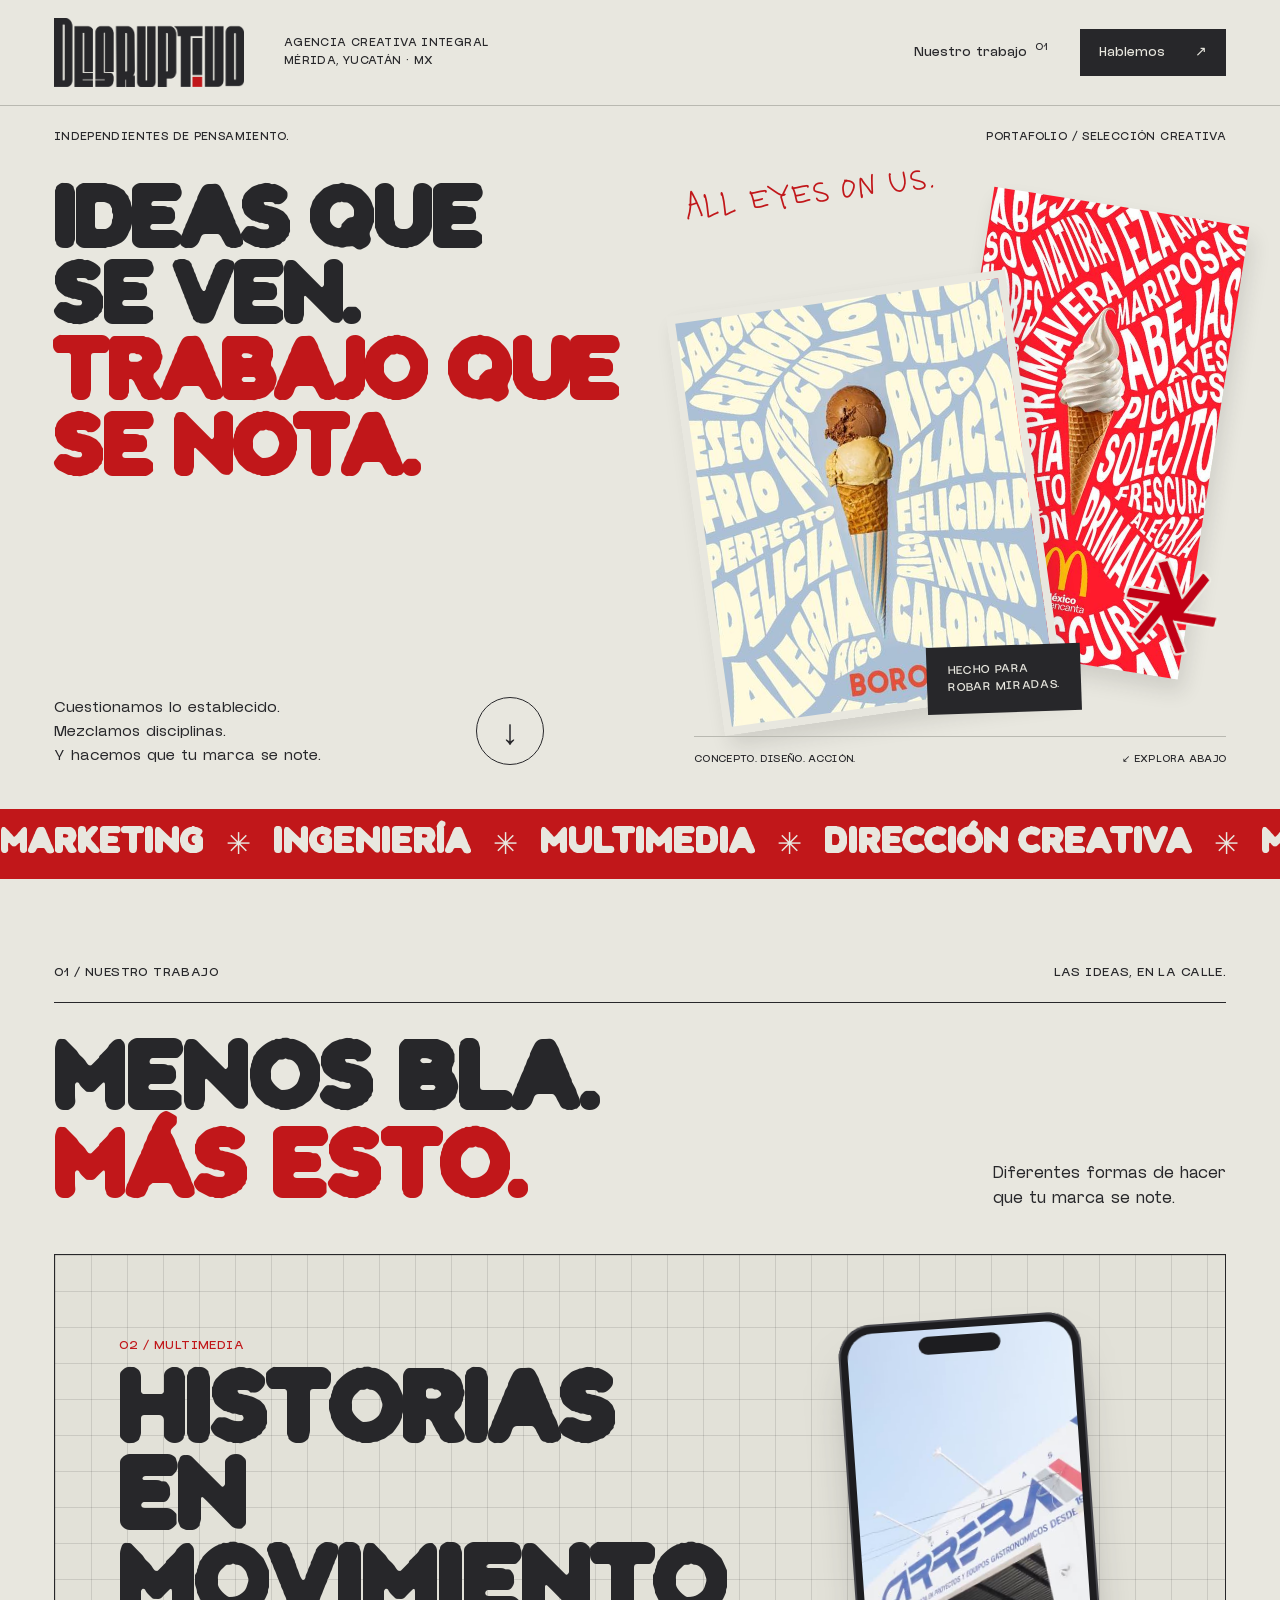
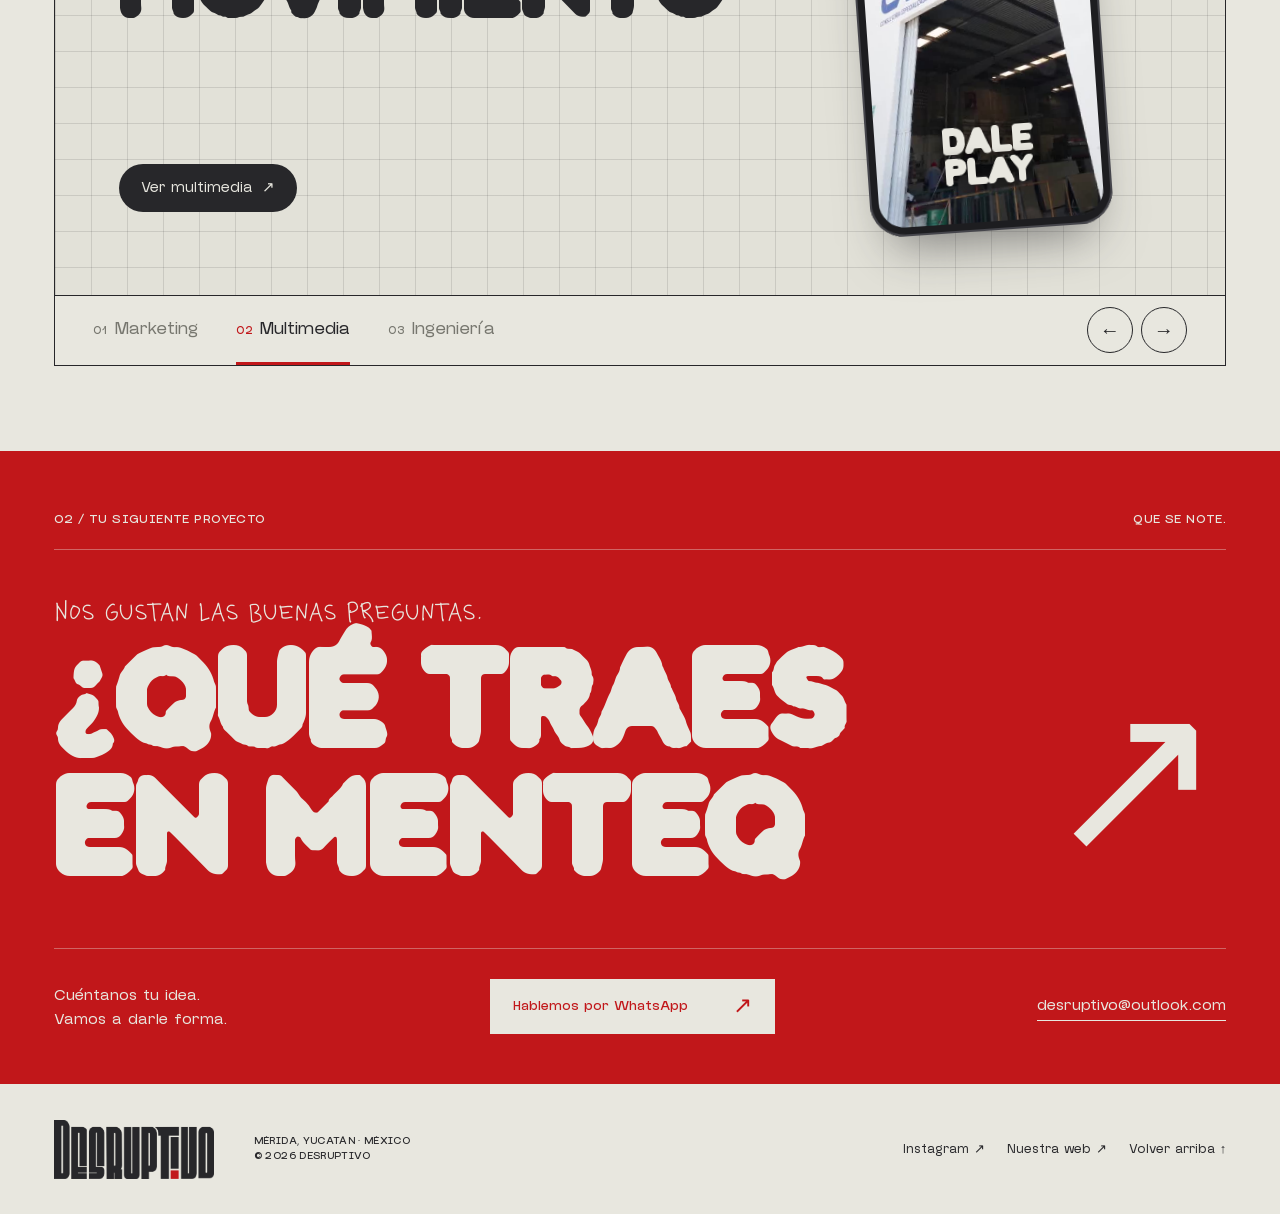
<file: index.html>
<!doctype html>
<html lang="es-MX">
<head>
  <meta charset="utf-8">
  <meta name="viewport" content="width=device-width, initial-scale=1">
  <meta name="theme-color" content="#c1171a">
  <title>Desruptivo — Ideas que se ven. Trabajo que se nota.</title>
  <meta name="description" content="El portafolio de Desruptivo. Diseño, contenido y producción audiovisual con una misma dirección creativa. Desde Mérida, Yucatán.">
  <link rel="icon" href="favicon.ico" sizes="any">
  <link rel="icon" href="assets/img/favicon-32.png" type="image/png">
  <link rel="apple-touch-icon" href="assets/img/favicon-180.png">
  <link rel="canonical" href="https://desruptivomx-sketch.github.io/desruptivo-portafolio/">
  <meta property="og:type" content="website">
  <meta property="og:locale" content="es_MX">
  <meta property="og:site_name" content="Desruptivo">
  <meta property="og:title" content="Desruptivo — Ideas que se ven. Trabajo que se nota.">
  <meta property="og:description" content="Una selección de nuestro trabajo en diseño y producción audiovisual. All Eyes On Us.">
  <meta property="og:url" content="https://desruptivomx-sketch.github.io/desruptivo-portafolio/">
  <meta property="og:image" content="https://desruptivomx-sketch.github.io/desruptivo-portafolio/assets/img/og-desruptivo.jpg">
  <meta property="og:image:alt" content="Desruptivo, agencia creativa integral">
  <meta name="twitter:card" content="summary_large_image">
  <link rel="preload" href="assets/fonts/SquidBoy-Bold.woff2" as="font" type="font/woff2" crossorigin>
  <link rel="preload" href="assets/fonts/NewBlack-Regular.woff2" as="font" type="font/woff2" crossorigin>
  <link rel="stylesheet" href="styles.css?v=202609300100">
  <script src="app.js?v=202609300100" defer></script>
</head>
<body>
  <a class="skip-link" href="#proyectos">Saltar al portafolio</a>
  <header class="site-header">
    <a class="brand" href="#inicio" aria-label="Desruptivo — inicio"><img src="assets/img/logo-desruptivo.png" width="3591" height="1316" alt="Desruptivo"></a>
    <span class="header-note">AGENCIA CREATIVA INTEGRAL<br>MÉRIDA, YUCATÁN · MX</span>
    <button class="menu-toggle" aria-expanded="false" aria-controls="main-nav">Menú <span aria-hidden="true">+</span></button>
    <nav id="main-nav" aria-label="Navegación principal">
      <a href="#proyectos">Nuestro trabajo <span class="nav-number">01</span></a>
      <a class="nav-contact" href="#contacto">Hablemos <span aria-hidden="true">↗</span></a>
    </nav>
  </header>

  <main>
    <section class="hero page-pad" id="inicio" aria-labelledby="hero-title">
      <div class="hero-topline mono"><span>INDEPENDIENTES DE PENSAMIENTO.</span><span>PORTAFOLIO / SELECCIÓN CREATIVA</span></div>
      <div class="hero-layout">
        <div class="hero-copy">
          <h1 id="hero-title" class="scramble">IDEAS QUE<br>SE VEN.<br><span>TRABAJO QUE<br>SE NOTA.</span></h1>
          <div class="hero-bottom"><p>Cuestionamos lo establecido.<br>Mezclamos disciplinas.<br>Y hacemos que tu marca se note.</p><a class="round-link" href="#proyectos" aria-label="Explorar nuestro trabajo"><span aria-hidden="true">↓</span></a></div>
        </div>
        <div class="hero-art">
          <div class="hero-annotation">All eyes on us.</div>
          <div class="hero-project hero-project-back"><img src="assets/projects/mcdonalds-primavera-story.jpg" srcset="assets/projects/480/mcdonalds-primavera-story.jpg 480w, assets/projects/mcdonalds-primavera-story.jpg 900w" sizes="(max-width:760px) 45vw, 22vw" width="900" height="1600" alt="Pieza de primavera para McDonald's México, con tipografía blanca sobre rojo" fetchpriority="high"></div>
          <div class="hero-project hero-project-front"><img src="assets/projects/boro-tipografia.jpg" srcset="assets/projects/480/boro-tipografia.jpg 480w, assets/projects/boro-tipografia.jpg 900w" sizes="(max-width:760px) 55vw, 26vw" width="900" height="1125" alt="Cartel Boro: un cono de helado rodeado de tipografía" fetchpriority="high"><span class="project-sticker mono">HECHO PARA<br>ROBAR MIRADAS.</span></div>
          <img class="hero-star" src="assets/img/hero-estrella-deco.png" width="256" height="260" alt="">
          <div class="hero-art-caption mono"><span>CONCEPTO. DISEÑO. ACCIÓN.</span><span>↙ EXPLORA ABAJO</span></div>
        </div>
      </div>
    </section>

    <div class="brand-strip" aria-label="Marketing, ingeniería, multimedia y dirección creativa"><div class="brand-strip-track"><span>MARKETING</span><span aria-hidden="true">✳</span><span>INGENIERÍA</span><span aria-hidden="true">✳</span><span>MULTIMEDIA</span><span aria-hidden="true">✳</span><span>DIRECCIÓN CREATIVA</span><span aria-hidden="true">✳</span><span aria-hidden="true">MARKETING</span><span aria-hidden="true">✳</span><span aria-hidden="true">INGENIERÍA</span><span aria-hidden="true">✳</span><span aria-hidden="true">MULTIMEDIA</span><span aria-hidden="true">✳</span><span aria-hidden="true">DIRECCIÓN CREATIVA</span><span aria-hidden="true">✳</span></div></div>

    <section id="proyectos" class="work-section page-pad" aria-labelledby="work-title">
      <div class="section-top mono reveal"><span>01 / NUESTRO TRABAJO</span><span>LAS IDEAS, EN LA CALLE.</span></div>
      <div class="work-heading reveal"><h2 id="work-title" class="scramble">MENOS BLA.<br><span>MÁS ESTO.</span></h2><p>Diferentes formas de hacer<br class="desktop-break"> que tu marca se note.</p></div>
      <div class="dc" id="disciplinas" aria-roledescription="carrusel" aria-label="Disciplinas de Desruptivo">
        <div class="dc-stage" aria-live="off">
          <article class="dc-slide dc-marketing" id="dc-slide-0" role="group" aria-roledescription="diapositiva" aria-label="1 de 3: Marketing">
            <div class="dc-copy"><p class="dc-kicker mono">01 / MARKETING</p><h3 class="dc-title">Marketing<br>que se comparte</h3><p class="dc-sub">Contenido para redes, producto y campañas que ponen a tu marca en conversación.</p><a class="dc-cta" href="marketing.html">Ver marketing <span aria-hidden="true">↗</span></a></div>
            <a class="dc-phone" href="marketing.html" tabindex="-1" aria-hidden="true"><span class="dc-notch"></span><span class="dc-screen"><span class="dc-screen-title">Hecho para<br>robar miradas</span><span class="dc-collage"><img src="assets/projects/480/mcdonalds-semaforo.jpg" alt="" loading="lazy" decoding="async"><img src="assets/projects/480/boro-tipografia.jpg" alt="" loading="lazy" decoding="async"><img src="assets/projects/480/cosmicos-goat-milk.jpg" alt="" loading="lazy" decoding="async"><img src="assets/projects/480/bajel-chef-story.jpg" alt="" loading="lazy" decoding="async"></span></span></a>
          </article>
          <article class="dc-slide dc-multimedia" id="dc-slide-1" role="group" aria-roledescription="diapositiva" aria-label="2 de 3: Multimedia">
            <div class="dc-copy"><p class="dc-kicker mono">02 / MULTIMEDIA</p><h3 class="dc-title">Historias<br>en movimiento</h3><p class="dc-sub">Video, fotografía, motion graphics, diseño gráfico, branding y naming para que nadie deslice de largo.</p><a class="dc-cta" href="multimedia.html">Ver multimedia <span aria-hidden="true">↗</span></a></div>
            <a class="dc-phone" href="multimedia.html" tabindex="-1" aria-hidden="true"><span class="dc-notch"></span><span class="dc-screen"><video class="dc-video" muted loop playsinline preload="none" poster="assets/videos/mitica-promocional-poster.jpg" data-src="assets/videos/mitica-promocional-preview.mp4"></video><span class="dc-screen-title">Dale<br>play</span></span></a>
          </article>
          <article class="dc-slide dc-ingenieria" id="dc-slide-2" role="group" aria-roledescription="diapositiva" aria-label="3 de 3: Ingeniería">
            <div class="dc-copy"><p class="dc-kicker mono">03 / INGENIERÍA</p><h3 class="dc-title">Ideas<br>que funcionan</h3><p class="dc-sub">Apps, diseño UX y UI, automatización, chatbots y CRM que llevan cada idea del papel al mundo real.</p><a class="dc-cta" href="ingenieria.html">Ver ingeniería <span aria-hidden="true">↗</span></a></div>
            <a class="dc-phone" href="ingenieria.html" tabindex="-1" aria-hidden="true"><span class="dc-notch"></span><span class="dc-screen"><svg class="dc-blueprint" viewBox="0 0 200 400" preserveAspectRatio="none"><path d="M20 60H180M20 120H180M20 180H180M20 240H180M20 300H180M50 30V370M100 30V370M150 30V370"/><path class="dc-bp-strong" d="M40 90H160V210H40Z M40 150H160 M100 90V210"/><circle class="dc-bp-strong" cx="100" cy="290" r="38"/></svg><img class="dc-mascot" src="assets/img/mascota-desruptivo-420.png" alt="" loading="lazy"><span class="dc-screen-title">Del plano<br>a la realidad</span></span></a>
          </article>
        </div>
        <div class="dc-controls">
          <div class="dc-tabs" role="tablist" aria-label="Elegir disciplina">
            <button class="dc-tab" role="tab" aria-controls="dc-slide-0" aria-selected="true"><span class="mono">01</span> Marketing<span class="dc-bar"><i></i></span></button>
            <button class="dc-tab" role="tab" aria-controls="dc-slide-1" aria-selected="false" tabindex="-1"><span class="mono">02</span> Multimedia<span class="dc-bar"><i></i></span></button>
            <button class="dc-tab" role="tab" aria-controls="dc-slide-2" aria-selected="false" tabindex="-1"><span class="mono">03</span> Ingeniería<span class="dc-bar"><i></i></span></button>
          </div>
          <div class="dc-arrows"><button class="dc-arrow" data-dir="-1" aria-label="Disciplina anterior">←</button><button class="dc-arrow" data-dir="1" aria-label="Disciplina siguiente">→</button></div>
        </div>
      </div>
    </section>

    <section class="contact-section page-pad" id="contacto" aria-labelledby="contact-title">
      <div class="section-top mono reveal"><span>02 / TU SIGUIENTE PROYECTO</span><span>QUE SE NOTE.</span></div>
      <p class="handwritten reveal">Nos gustan las buenas preguntas.</p>
      <a class="contact-title-link reveal" href="https://wa.me/529999064262?text=Hola%20Desruptivo%2C%20vi%20su%20portafolio%20y%20quiero%20platicar%20sobre%20un%20proyecto." target="_blank" rel="noopener noreferrer"><h2 id="contact-title" class="scramble">¿QUÉ TRAES<br>EN MENTE?</h2><span class="contact-arrow" aria-hidden="true">↗</span><span class="sr-only"> — Escríbenos por WhatsApp (abre otra pestaña)</span></a>
      <div class="contact-bottom reveal"><p>Cuéntanos tu idea.<br>Vamos a darle forma.</p><a class="button button-light" href="https://wa.me/529999064262?text=Hola%20Desruptivo%2C%20vi%20su%20portafolio%20y%20quiero%20platicar%20sobre%20un%20proyecto." target="_blank" rel="noopener noreferrer">Hablemos por WhatsApp <span aria-hidden="true">↗</span></a><a class="email-link" href="mailto:desruptivo@outlook.com?subject=Proyecto%20nuevo%20desde%20el%20portafolio">desruptivo@outlook.com</a></div>
    </section>
  </main>

  <footer class="page-pad"><a class="brand" href="#inicio" aria-label="Volver al inicio"><img src="assets/img/logo-desruptivo.png" width="3591" height="1316" alt="Desruptivo" loading="lazy"></a><span class="mono">MÉRIDA, YUCATÁN · MÉXICO<br>© <span id="year">2026</span> DESRUPTIVO</span><div class="footer-links"><a href="https://instagram.com/desruptivo_mx" target="_blank" rel="noopener noreferrer">Instagram ↗</a><a href="https://desruptivomx-sketch.github.io/desruptivo-web/" target="_blank" rel="noopener noreferrer">Nuestra web ↗</a><a href="#inicio">Volver arriba ↑</a></div></footer>

</body>
</html>
</file>
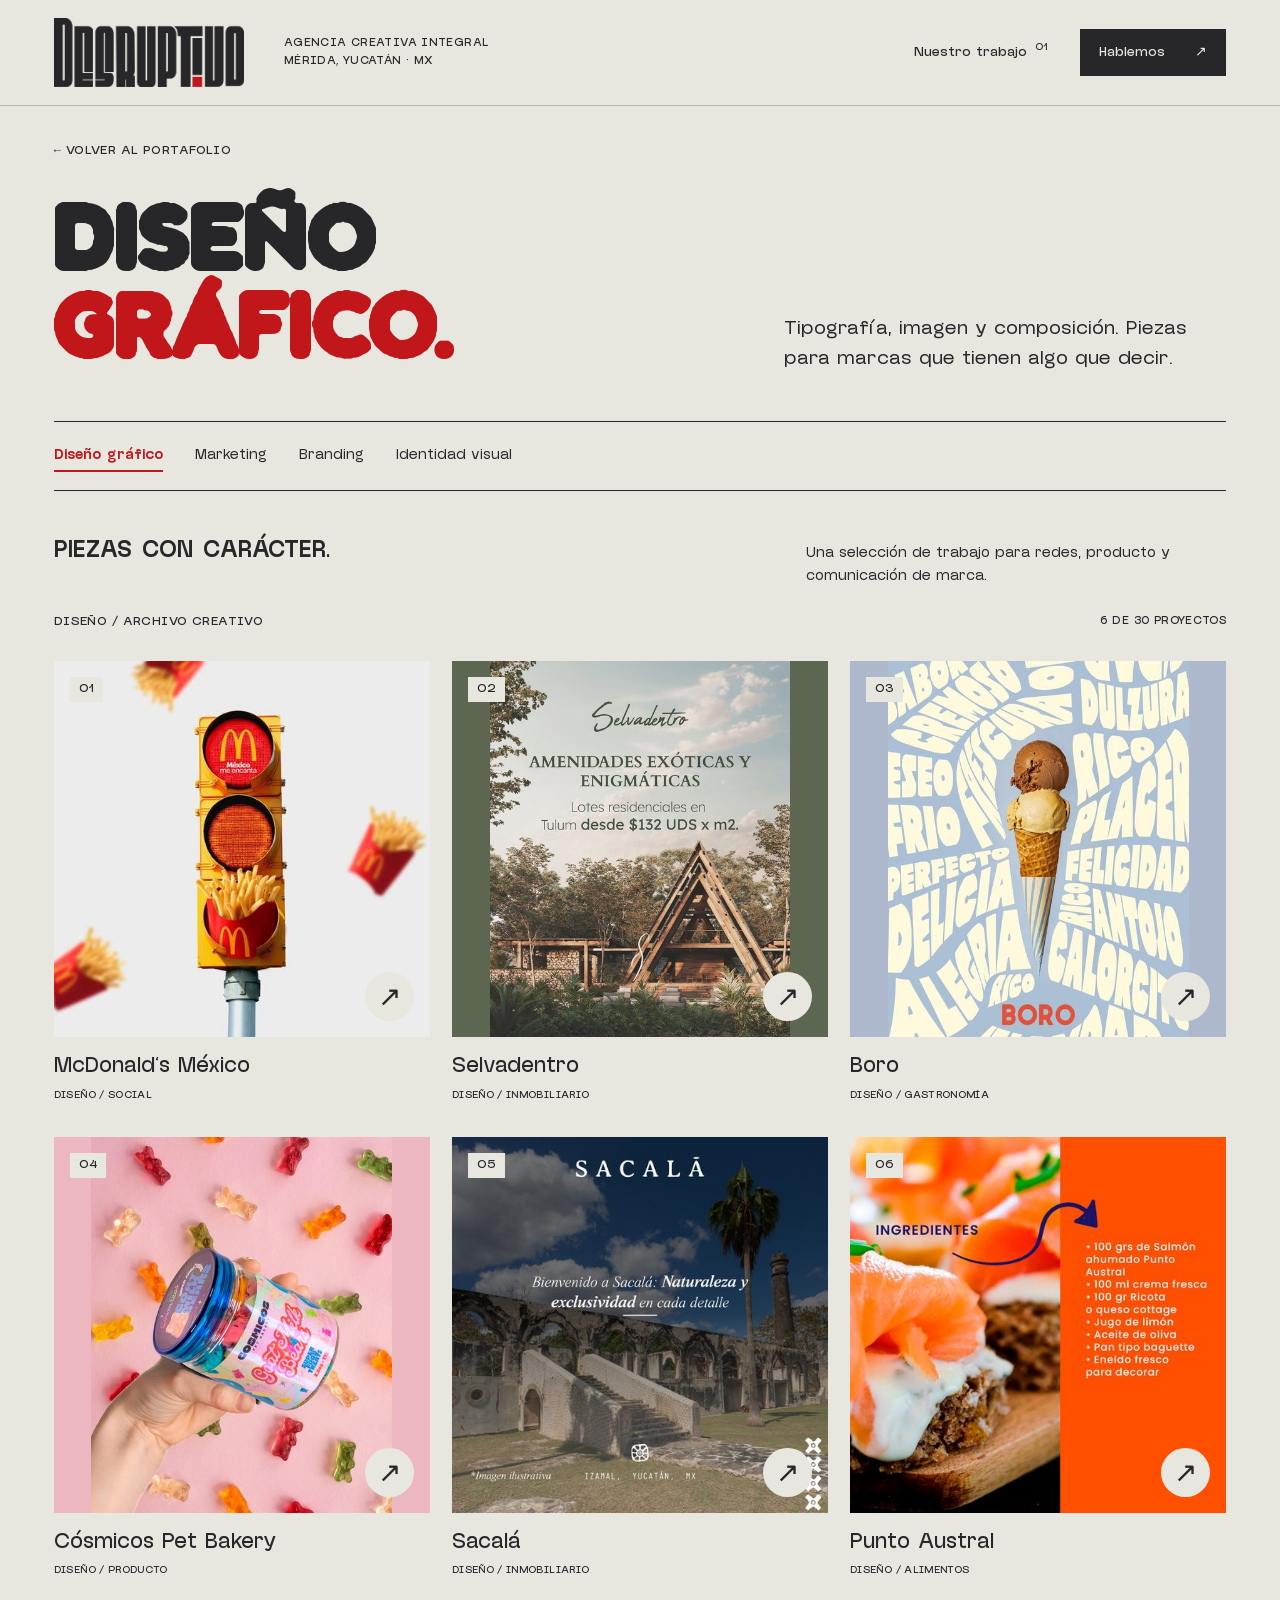
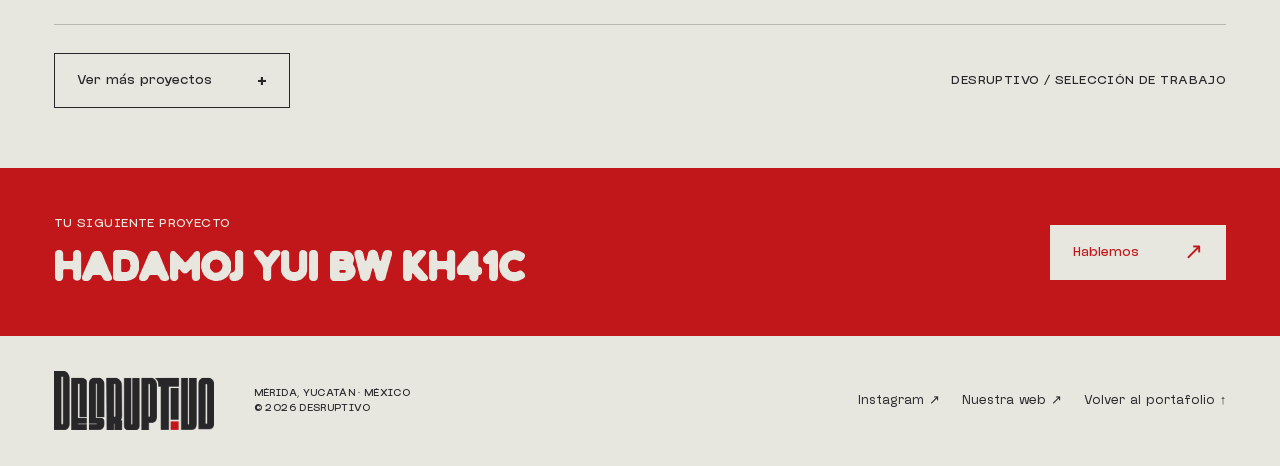
<file: diseno-grafico.html>
<!doctype html>
<html lang="es-MX">
<head>
  <meta charset="utf-8">
  <meta name="viewport" content="width=device-width, initial-scale=1">
  <meta name="theme-color" content="#c1171a">
  <title>Diseño gráfico — Portafolio Desruptivo</title>
  <meta name="description" content="Tipografía, imagen y composición. Piezas para marcas que tienen algo que decir.">
  <link rel="icon" href="favicon.ico" sizes="any">
  <link rel="icon" href="assets/img/favicon-32.png" type="image/png">
  <link rel="apple-touch-icon" href="assets/img/favicon-180.png">
  <link rel="canonical" href="https://desruptivomx-sketch.github.io/desruptivo-portafolio/diseno-grafico.html">
  <meta property="og:type" content="website">
  <meta property="og:locale" content="es_MX">
  <meta property="og:site_name" content="Desruptivo">
  <meta property="og:title" content="Diseño gráfico — Desruptivo">
  <meta property="og:description" content="Tipografía, imagen y composición. Piezas para marcas que tienen algo que decir.">
  <meta property="og:url" content="https://desruptivomx-sketch.github.io/desruptivo-portafolio/diseno-grafico.html">
  <meta property="og:image" content="https://desruptivomx-sketch.github.io/desruptivo-portafolio/assets/img/og-desruptivo.jpg">
  <meta property="og:image:alt" content="Desruptivo, agencia creativa integral">
  <meta name="twitter:card" content="summary_large_image">
  <link rel="preload" href="assets/fonts/SquidBoy-Bold.woff2" as="font" type="font/woff2" crossorigin>
  <link rel="preload" href="assets/fonts/NewBlack-Regular.woff2" as="font" type="font/woff2" crossorigin>
  <link rel="stylesheet" href="styles.css">
  <script src="projects.js" defer></script>
  <script src="app.js" defer></script>
</head>
<body class="category-page">
  <a class="skip-link" href="#contenido">Saltar al contenido</a>
  <header class="site-header">
    <a class="brand" href="index.html" aria-label="Desruptivo — inicio"><img src="assets/img/logo-desruptivo.png" width="3591" height="1316" alt="Desruptivo"></a>
    <span class="header-note">AGENCIA CREATIVA INTEGRAL<br>MÉRIDA, YUCATÁN · MX</span>
    <button class="menu-toggle" aria-expanded="false" aria-controls="main-nav">Menú <span aria-hidden="true">+</span></button>
    <nav id="main-nav" aria-label="Navegación principal">
      <a href="index.html#proyectos">Nuestro trabajo <span class="nav-number">01</span></a>
      <a class="nav-contact" href="index.html#contacto">Hablemos <span aria-hidden="true">↗</span></a>
    </nav>
  </header>
  <main id="contenido">
    <section class="category-hero page-pad" aria-labelledby="category-title">
      <a class="back-link mono" href="index.html#proyectos">← VOLVER AL PORTAFOLIO</a>
      <div class="category-intro"><h1 id="category-title" class="scramble">DISEÑO<br><span>GRÁFICO.</span></h1><p>Tipografía, imagen y composición. Piezas para marcas que tienen algo que decir.</p></div>
      <nav class="category-nav" aria-label="Disciplinas del portafolio"><a href="diseno-grafico.html" aria-current="page">Diseño gráfico</a><a href="marketing.html">Marketing</a><a href="branding.html">Branding</a><a href="identidad-visual.html">Identidad visual</a></nav>
    </section>
    <section class="category-gallery page-pad" aria-labelledby="selection-title"><div class="selection-intro reveal"><h2 id="selection-title" class="scramble">PIEZAS CON CARÁCTER.</h2><p>Una selección de trabajo para redes, producto y comunicación de marca.</p></div><div class="portfolio-tools"><span class="mono">DISEÑO / ARCHIVO CREATIVO</span><p class="portfolio-count mono" id="project-count" role="status" aria-live="polite"></p></div><div class="project-grid" id="project-grid" data-collection="design"></div><noscript><p>Consulta las piezas originales: <a href="assets/projects/boro-tipografia.jpg">Boro</a>, <a href="assets/projects/mcdonalds-semaforo.jpg">McDonald's México</a> y <a href="assets/videos/archipielago-indispensables.mp4">Archipiélago en video</a>.</p></noscript><div class="more-row"><button class="button button-outline" id="load-more" hidden>Ver más proyectos <span aria-hidden="true">+</span></button><span class="mono">DESRUPTIVO / SELECCIÓN DE TRABAJO</span></div></section>
    <section class="category-contact page-pad reveal" aria-labelledby="category-contact-title"><div><span class="mono">TU SIGUIENTE PROYECTO</span><h2 id="category-contact-title" class="scramble">HAGAMOS QUE SE NOTE.</h2></div><a class="button button-light" href="https://wa.me/529999064262?text=Hola%20Desruptivo%2C%20vi%20su%20portafolio%20de%20diseno-grafico%20y%20quiero%20platicar%20sobre%20un%20proyecto." target="_blank" rel="noopener noreferrer">Hablemos <span aria-hidden="true">↗</span></a></section>
  </main>
  <footer class="page-pad"><a class="brand" href="index.html" aria-label="Volver al inicio"><img src="assets/img/logo-desruptivo.png" width="3591" height="1316" alt="Desruptivo" loading="lazy"></a><span class="mono">MÉRIDA, YUCATÁN · MÉXICO<br>© <span id="year">2026</span> DESRUPTIVO</span><div class="footer-links"><a href="https://instagram.com/desruptivo_mx" target="_blank" rel="noopener noreferrer">Instagram ↗</a><a href="https://desruptivomx-sketch.github.io/desruptivo-web/" target="_blank" rel="noopener noreferrer">Nuestra web ↗</a><a href="index.html">Volver al portafolio ↑</a></div></footer>
  <dialog id="project-dialog" aria-labelledby="dialog-title" aria-describedby="dialog-description"><div class="dialog-shell"><div class="dialog-top"><span class="mono" id="dialog-category"></span><button class="dialog-close" aria-label="Cerrar proyecto">Cerrar <span aria-hidden="true">×</span></button></div><div class="dialog-content"><div class="dialog-media" id="dialog-media"></div><div class="dialog-info"><span class="mono">DESRUPTIVO / PORTAFOLIO</span><h2 id="dialog-title"></h2><p id="dialog-description"></p><div id="media-navigation" class="media-navigation"><button id="previous-media" aria-label="Ver pieza anterior">←</button><span id="media-counter" class="mono" aria-live="polite"></span><button id="next-media" aria-label="Ver pieza siguiente">→</button></div><a class="text-link" id="original-media" target="_blank" rel="noopener noreferrer">Abrir pieza original ↗</a></div></div></div></dialog>
</body>
</html>
</file>
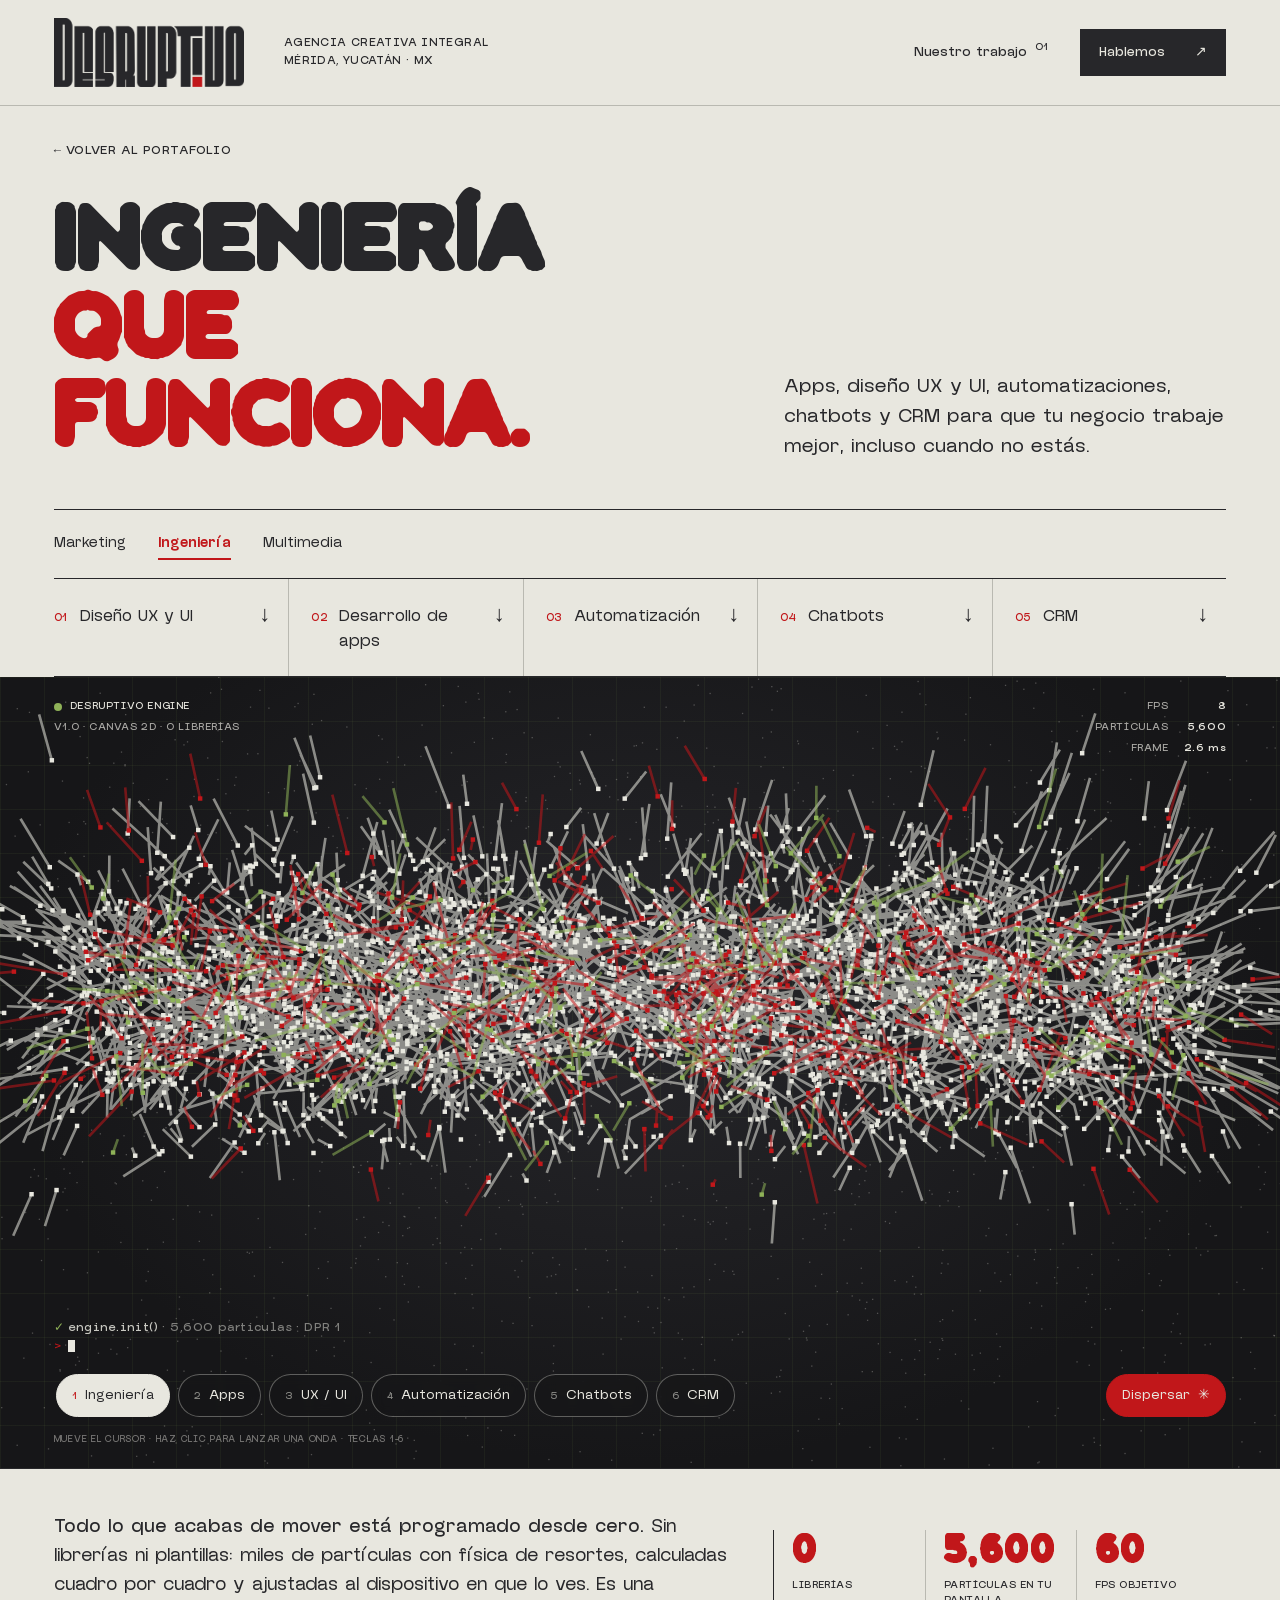
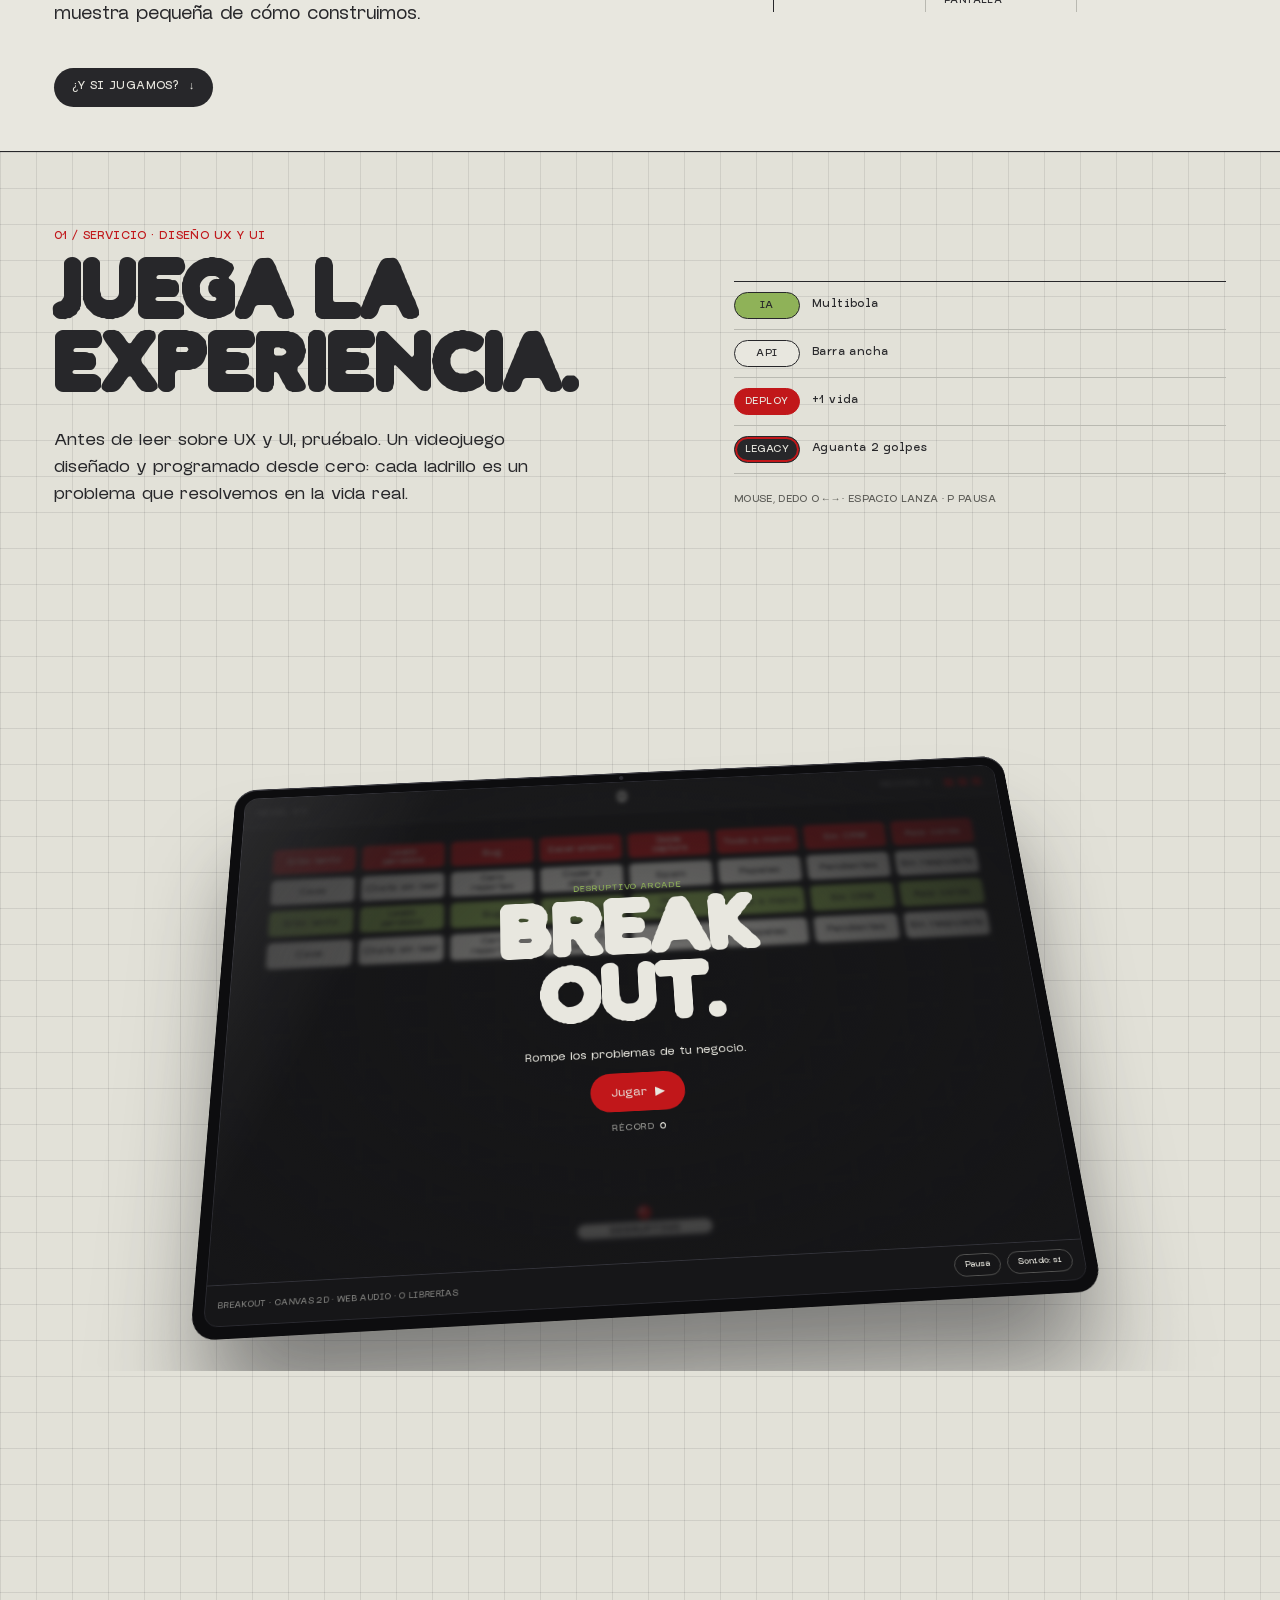
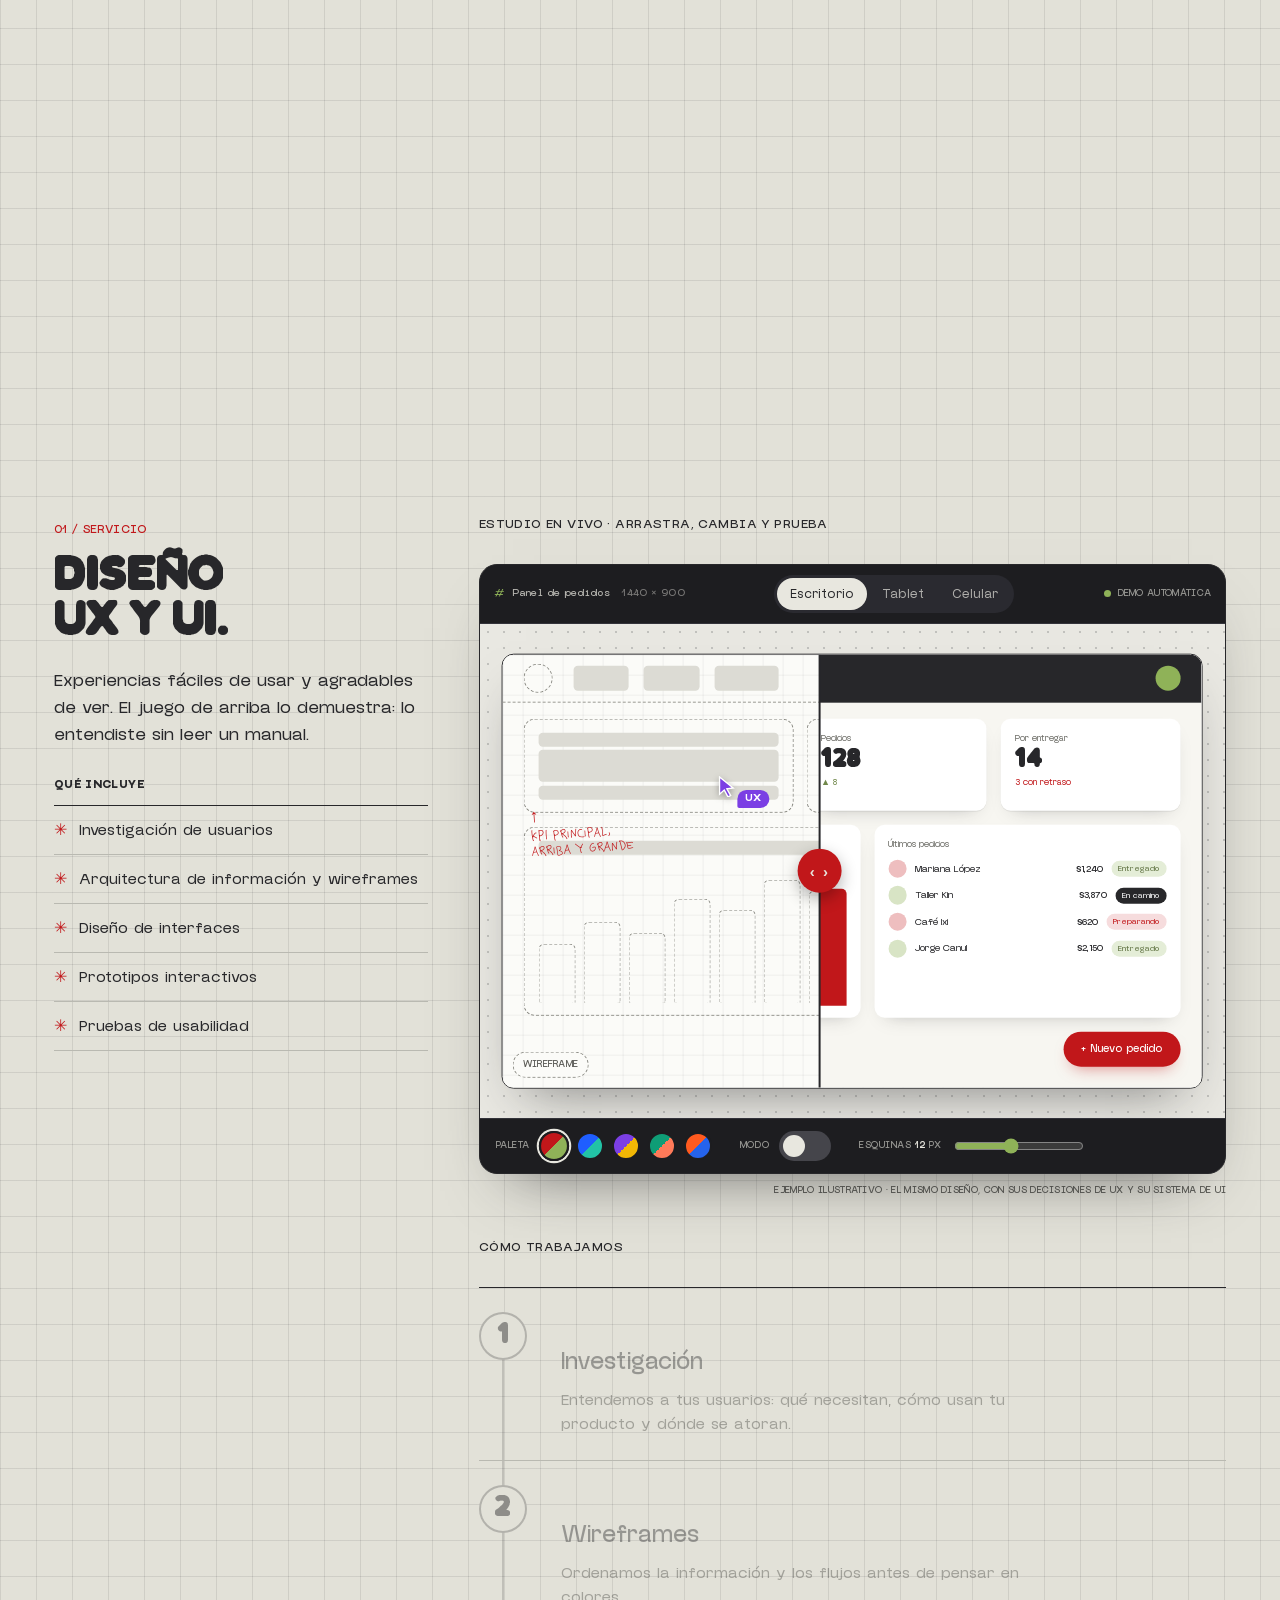
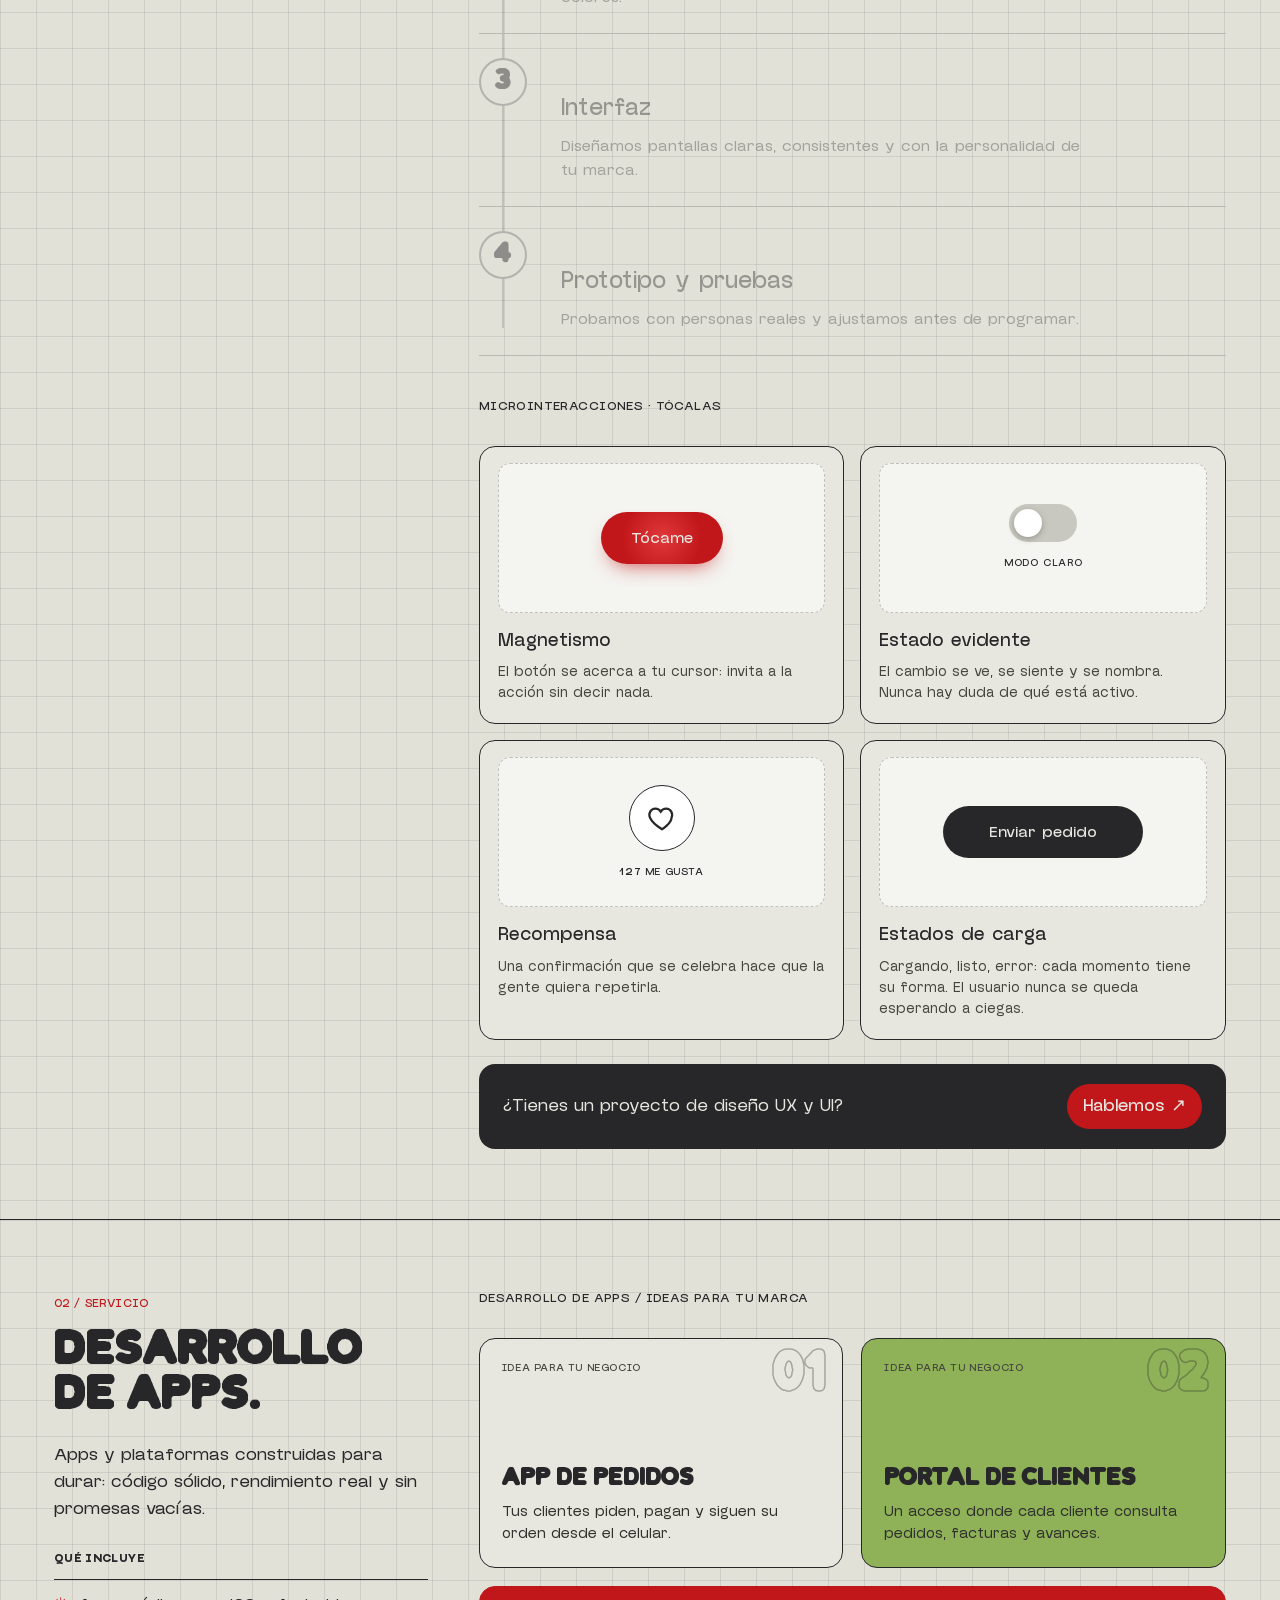
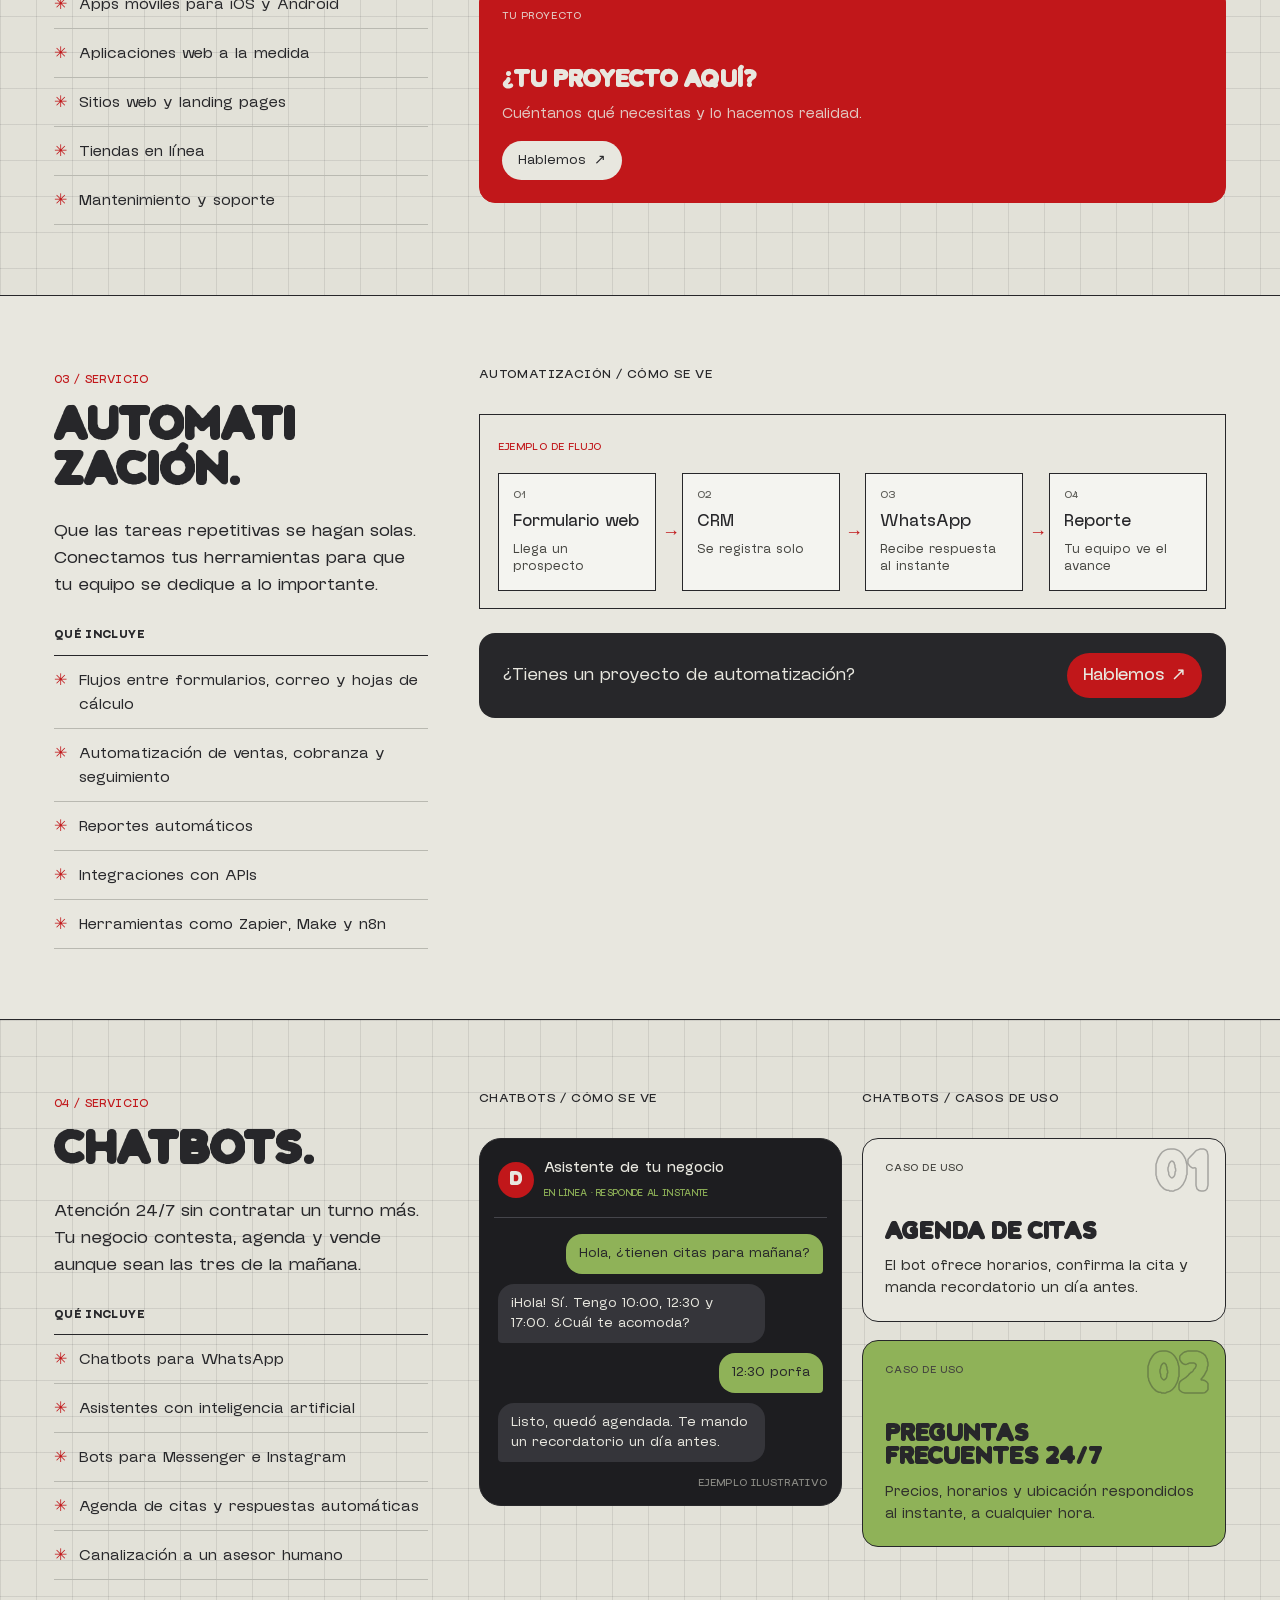
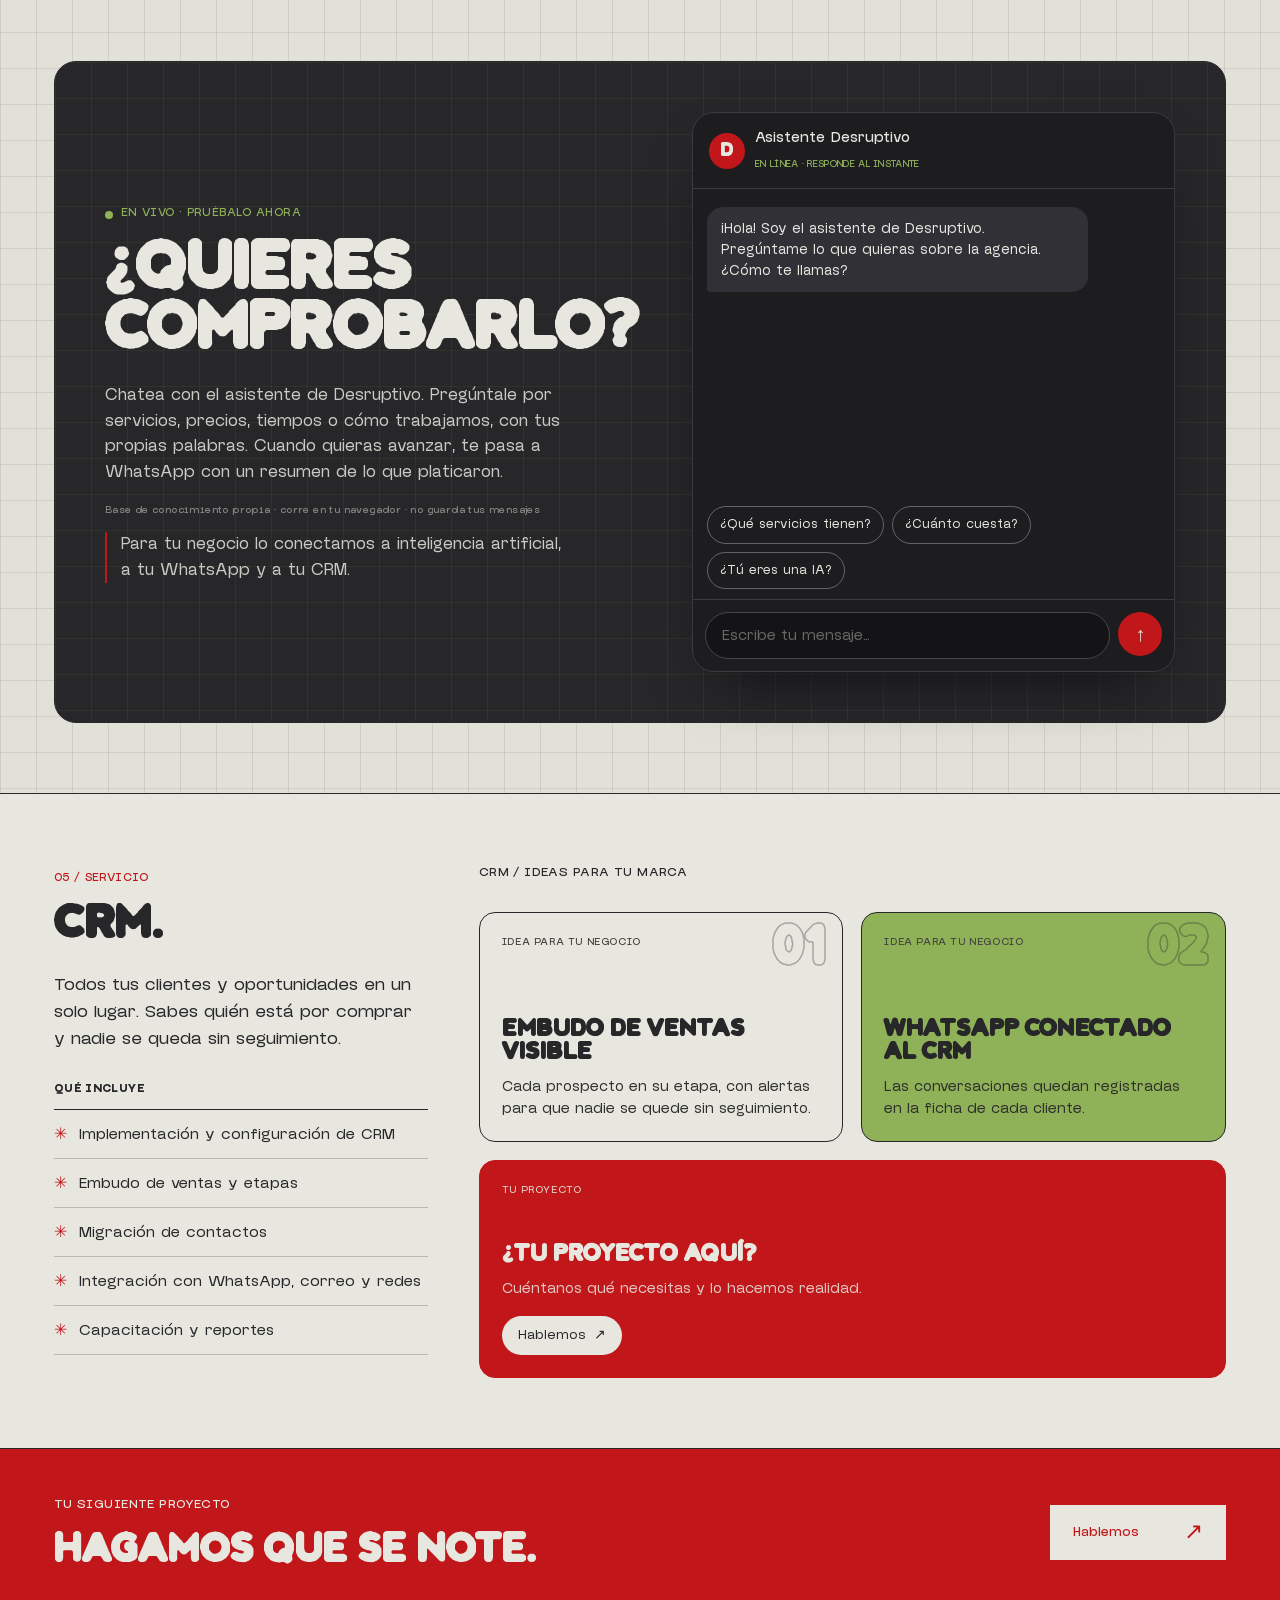
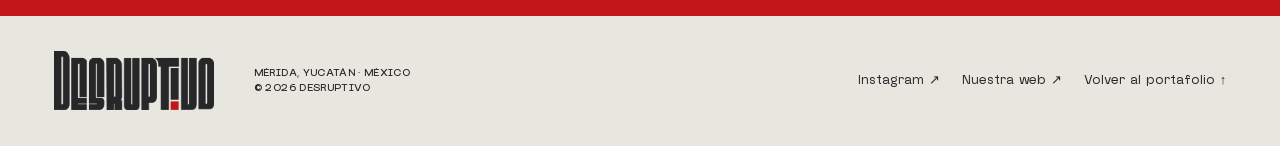
<file: ingenieria.html>
<!doctype html>
<html lang="es-MX">
<head>
  <meta charset="utf-8">
  <meta name="viewport" content="width=device-width, initial-scale=1">
  <meta name="theme-color" content="#c1171a">
  <title>Ingeniería — Portafolio Desruptivo</title>
  <meta name="description" content="Apps, diseño UX y UI, automatizaciones, chatbots y CRM para que tu negocio trabaje mejor, incluso cuando no estás.">
  <link rel="icon" href="favicon.ico" sizes="any">
  <link rel="icon" href="assets/img/favicon-32.png" type="image/png">
  <link rel="apple-touch-icon" href="assets/img/favicon-180.png">
  <link rel="canonical" href="https://desruptivomx-sketch.github.io/desruptivo-portafolio/ingenieria.html">
  <meta property="og:type" content="website">
  <meta property="og:locale" content="es_MX">
  <meta property="og:site_name" content="Desruptivo">
  <meta property="og:title" content="Ingeniería — Desruptivo">
  <meta property="og:description" content="Apps, diseño UX y UI, automatizaciones, chatbots y CRM para que tu negocio trabaje mejor, incluso cuando no estás.">
  <meta property="og:url" content="https://desruptivomx-sketch.github.io/desruptivo-portafolio/ingenieria.html">
  <meta property="og:image" content="https://desruptivomx-sketch.github.io/desruptivo-portafolio/assets/img/og-desruptivo.jpg">
  <meta property="og:image:alt" content="Desruptivo, agencia creativa integral">
  <meta name="twitter:card" content="summary_large_image">
  <link rel="preload" href="assets/fonts/SquidBoy-Bold.woff2" as="font" type="font/woff2" crossorigin>
  <link rel="preload" href="assets/fonts/NewBlack-Regular.woff2" as="font" type="font/woff2" crossorigin>
  <link rel="stylesheet" href="styles.css?v=202609300100">
  <script src="app.js?v=202609300100" defer></script>
  <script src="engine.js?v=202609300100" defer></script>
  <script src="game.js?v=202609300100" defer></script>
  <script src="chatbot.js?v=202609300100" defer></script>
  <script src="uxlab.js?v=202609300100" defer></script>
</head>
<body class="category-page">
  <a class="skip-link" href="#contenido">Saltar al contenido</a>
  <header class="site-header">
    <a class="brand" href="index.html" aria-label="Desruptivo — inicio"><img src="assets/img/logo-desruptivo.png" width="3591" height="1316" alt="Desruptivo"></a>
    <span class="header-note">AGENCIA CREATIVA INTEGRAL<br>MÉRIDA, YUCATÁN · MX</span>
    <button class="menu-toggle" aria-expanded="false" aria-controls="main-nav">Menú <span aria-hidden="true">+</span></button>
    <nav id="main-nav" aria-label="Navegación principal">
      <a href="index.html#proyectos">Nuestro trabajo <span class="nav-number">01</span></a>
      <a class="nav-contact" href="index.html#contacto">Hablemos <span aria-hidden="true">↗</span></a>
    </nav>
  </header>
  <main id="contenido">
    <section class="category-hero page-pad" aria-labelledby="category-title">
      <a class="back-link mono" href="index.html#proyectos">← VOLVER AL PORTAFOLIO</a>
      <div class="category-intro"><h1 id="category-title" class="scramble">INGENIERÍA<br><span>QUE FUNCIONA.</span></h1><p>Apps, diseño UX y UI, automatizaciones, chatbots y CRM para que tu negocio trabaje mejor, incluso cuando no estás.</p></div>
      <nav class="category-nav" aria-label="Disciplinas del portafolio"><a href="marketing.html">Marketing</a><a href="ingenieria.html" aria-current="page">Ingeniería</a><a href="multimedia.html">Multimedia</a></nav>
      <nav class="svc-index svc-index-5" aria-label="Servicios de ingeniería"><a href="#uxui"><span class="mono">01</span>Diseño UX y UI<span aria-hidden="true">↓</span></a><a href="#apps"><span class="mono">02</span>Desarrollo de apps<span aria-hidden="true">↓</span></a><a href="#automatizacion"><span class="mono">03</span>Automatización<span aria-hidden="true">↓</span></a><a href="#chatbots"><span class="mono">04</span>Chatbots<span aria-hidden="true">↓</span></a><a href="#crm"><span class="mono">05</span>CRM<span aria-hidden="true">↓</span></a></nav>
    </section>
    <section class="eng-lab" aria-labelledby="eng-lab-title">
      <h2 id="eng-lab-title" class="sr-only">Laboratorio de ingeniería: motor de partículas interactivo programado desde cero</h2>
      <canvas class="eng-canvas" aria-hidden="true"></canvas>
      <p class="eng-fallback">INGENIERÍA<br>EN VIVO.</p>
      <div class="eng-hud eng-hud-tl mono"><span class="eng-live"><i></i>DESRUPTIVO ENGINE</span><span>V1.0 · CANVAS 2D · 0 LIBRERÍAS</span></div>
      <div class="eng-hud eng-hud-tr mono" aria-hidden="true"><span>FPS <b data-fps>--</b></span><span>PARTÍCULAS <b data-count>--</b></span><span>FRAME <b data-ms>--</b></span></div>
      <div class="eng-bottom">
        <div class="eng-term mono"><ol class="eng-log" aria-live="polite"></ol><p class="eng-line"><span class="eng-prompt">&gt;</span> <span data-typed></span><span class="eng-caret" aria-hidden="true"></span></p></div>
        <div class="eng-controls"><div class="eng-chips" role="group" aria-label="Transformar las partículas en"><button class="eng-chip" type="button" aria-pressed="true"><span class="mono">1</span>Ingeniería</button><button class="eng-chip" type="button" aria-pressed="false"><span class="mono">2</span>Apps</button><button class="eng-chip" type="button" aria-pressed="false"><span class="mono">3</span>UX / UI</button><button class="eng-chip" type="button" aria-pressed="false"><span class="mono">4</span>Automatización</button><button class="eng-chip" type="button" aria-pressed="false"><span class="mono">5</span>Chatbots</button><button class="eng-chip" type="button" aria-pressed="false"><span class="mono">6</span>CRM</button></div><button class="eng-burst" type="button">Dispersar <span aria-hidden="true">✳</span></button></div>
        <p class="eng-hint mono">MUEVE EL CURSOR · HAZ CLIC PARA LANZAR UNA ONDA · TECLAS 1–6</p>
      </div>
    </section>
    <div class="eng-caption page-pad reveal"><p><strong>Todo lo que acabas de mover está programado desde cero.</strong> Sin librerías ni plantillas: miles de partículas con física de resortes, calculadas cuadro por cuadro y ajustadas al dispositivo en que lo ves. Es una muestra pequeña de cómo construimos.</p><ul class="eng-facts mono"><li><b>0</b>LIBRERÍAS</li><li><b data-count-fact>5,600</b>PARTÍCULAS EN TU PANTALLA</li><li><b>60</b>FPS OBJETIVO</li></ul><a class="eng-play mono" href="#uxui">¿Y SI JUGAMOS? <span aria-hidden="true">↓</span></a></div>
    <section class="ux3d" id="uxui" aria-labelledby="uxui-title">
      <div class="ux3d-intro page-pad reveal"><div><span class="svc-num mono">01 / SERVICIO · DISEÑO UX Y UI</span><p class="ux3d-title">JUEGA LA<br>EXPERIENCIA.</p><p class="ux3d-lead">Antes de leer sobre UX y UI, pruébalo. Un videojuego diseñado y programado desde cero: cada ladrillo es un problema que resolvemos en la vida real.</p></div><div class="ux3d-legend"><ul class="bk-legend mono"><li><span class="bk-pill bk-pill-green">IA</span>Multibola</li><li><span class="bk-pill">API</span>Barra ancha</li><li><span class="bk-pill bk-pill-red">DEPLOY</span>+1 vida</li><li><span class="bk-pill bk-pill-ink">LEGACY</span>Aguanta 2 golpes</li></ul><p class="bk-keys mono">MOUSE, DEDO O ← → · ESPACIO LANZA · P PAUSA</p></div></div>
      <div class="ux3d-track" id="juego">
        <div class="ux3d-sticky">
          <div class="ux3d-device"><span class="ux3d-cam" aria-hidden="true"></span>
      <div class="bk-frame" data-state="menu">
        <div class="bk-stage"><canvas class="bk-canvas" tabindex="0" aria-label="Juego Desruptivo Breakout. Usa las flechas para mover la barra y espacio para lanzar."></canvas>
          <div class="bk-screen bk-screen-menu"><span class="mono">DESRUPTIVO ARCADE</span><p class="bk-title">BREAK<br>OUT.</p><p>Rompe los problemas de tu negocio.</p><button class="bk-btn" data-action="start">Jugar <span aria-hidden="true">▶</span></button><span class="mono bk-best">RÉCORD <b data-best-final>0</b></span></div>
          <div class="bk-screen bk-screen-paused"><p class="bk-title">PAUSA.</p><button class="bk-btn" data-action="resume">Continuar <span aria-hidden="true">▶</span></button><button class="bk-link" data-action="restart">Reiniciar</button></div>
          <div class="bk-screen bk-screen-clear"><span class="mono">PROBLEMAS RESUELTOS</span><p class="bk-title">NIVEL<br>SUPERADO.</p></div>
          <div class="bk-screen bk-screen-over"><span class="mono">SE CAYÓ EL SERVIDOR</span><p class="bk-title">GAME<br>OVER.</p><p>Puntos: <b data-score-final>0</b> · Récord: <b data-best-final>0</b></p><button class="bk-btn" data-action="restart">Otra vez <span aria-hidden="true">↻</span></button></div>
          <div class="bk-screen bk-screen-win"><span class="mono">0 PROBLEMAS PENDIENTES</span><p class="bk-title">LO<br>LOGRASTE.</p><p>Puntos: <b data-score-final>0</b> · Récord: <b data-best-final>0</b></p><p>¿Tu negocio tiene problemas así de reales? Esos también los rompemos.</p><div class="bk-row"><a class="bk-btn" href="https://wa.me/529999064262?text=Hola%20Desruptivo%2C%20jugu%C3%A9%20su%20Breakout%20y%20tengo%20un%20problema%20real%20que%20resolver." target="_blank" rel="noopener noreferrer">Hablemos <span aria-hidden="true">↗</span></a><button class="bk-link" data-action="restart">Jugar otra vez</button></div></div>
        </div>
        <div class="bk-bar mono"><span>BREAKOUT · CANVAS 2D · WEB AUDIO · 0 LIBRERÍAS</span><div><button class="bk-mini" data-action="pause">Pausa</button><button class="bk-mini" data-action="mute" aria-pressed="false">Sonido: sí</button></div></div>
      </div>
            <span class="ux3d-glare" aria-hidden="true"></span>
          </div>
        </div>
      </div>
      <div class="svc svc-ux-body page-pad">
      <div class="svc-head reveal"><span class="svc-num mono">01 / SERVICIO</span><h2 id="uxui-title" class="scramble">DISEÑO<br>UX Y UI.</h2><p class="svc-lead">Experiencias fáciles de usar y agradables de ver. El juego de arriba lo demuestra: lo entendiste sin leer un manual.</p><h3 class="svc-inc mono">QUÉ INCLUYE</h3><ul class="svc-list"><li>Investigación de usuarios</li><li>Arquitectura de información y wireframes</li><li>Diseño de interfaces</li><li>Prototipos interactivos</li><li>Pruebas de usabilidad</li></ul></div><div class="svc-work">
        <div class="portfolio-tools"><span class="mono">ESTUDIO EN VIVO · ARRASTRA, CAMBIA Y PRUEBA</span></div>
        <div class="ux-studio reveal" data-device="desktop" data-theme="desruptivo">
          <div class="ux-toolbar">
            <span class="ux-frame-name mono"><b>#</b> Panel de pedidos <em data-dims>1440 × 900</em></span>
            <div class="ux-devices" role="group" aria-label="Ver en dispositivo"><button type="button" data-device="desktop" aria-pressed="true">Escritorio</button><button type="button" data-device="tablet" aria-pressed="false">Tablet</button><button type="button" data-device="phone" aria-pressed="false">Celular</button></div>
            <span class="ux-auto mono" aria-live="off"><i></i><span data-auto-label>DEMO AUTOMÁTICA</span></span>
          </div>
          <div class="ux-canvas">
            <div class="ux-compare" style="--pos:50%">
              <div class="ux-layer ux-wire" aria-hidden="true"></div>
              <div class="ux-layer ux-ui" aria-hidden="true"></div>
              <div class="ux-notes" aria-hidden="true"><span class="ux-note n1">KPI principal,<br>arriba y grande</span><span class="ux-note n2">Una sola<br>acción primaria</span><span class="ux-note n3">Estados con<br>color + texto</span></div>
              <span class="ux-tag ux-tag-l mono" aria-hidden="true">WIREFRAME</span><span class="ux-tag ux-tag-r mono" aria-hidden="true">INTERFAZ FINAL</span>
              <span class="ux-handle" aria-hidden="true"><i>‹ ›</i></span>
              <input class="ux-range" type="range" min="0" max="100" value="50" aria-label="Comparar wireframe con interfaz final">
            </div>
            <div class="ux-cursors" aria-hidden="true">
              <span class="ux-sel" data-for="ux"><em></em></span><span class="ux-sel" data-for="ui"><em></em></span>
              <span class="ux-cursor" data-who="ux"><svg viewBox="0 0 16 20"><path d="M1 1l13 10.5-6 .8 3.6 6.4-2.6 1.3-3.5-6.5L1 17.5z"/></svg><b>UX</b></span>
              <span class="ux-cursor" data-who="ui"><svg viewBox="0 0 16 20"><path d="M1 1l13 10.5-6 .8 3.6 6.4-2.6 1.3-3.5-6.5L1 17.5z"/></svg><b>UI</b></span>
            </div>
          </div>
          <div class="ux-panel">
            <div class="ux-ctrl"><span class="mono">PALETA</span><div class="ux-swatches" role="group" aria-label="Paleta de color"><button class="ux-swatch" type="button" data-theme="desruptivo" aria-pressed="true" aria-label="Paleta Desruptivo" style="--c1:#c1171a;--c2:#8fb258"><span></span></button><button class="ux-swatch" type="button" data-theme="oceano" aria-pressed="false" aria-label="Paleta Océano" style="--c1:#1f5eff;--c2:#22c3a6"><span></span></button><button class="ux-swatch" type="button" data-theme="uva" aria-pressed="false" aria-label="Paleta Uva" style="--c1:#7b3fe4;--c2:#f2b705"><span></span></button><button class="ux-swatch" type="button" data-theme="menta" aria-pressed="false" aria-label="Paleta Menta" style="--c1:#0f9d76;--c2:#ff7a59"><span></span></button><button class="ux-swatch" type="button" data-theme="sol" aria-pressed="false" aria-label="Paleta Sol" style="--c1:#ff5a1f;--c2:#2563eb"><span></span></button></div></div>
            <div class="ux-ctrl"><span class="mono">MODO</span><button class="ux-mode" type="button" role="switch" aria-checked="false" aria-label="Modo oscuro"><span></span></button></div>
            <div class="ux-ctrl ux-ctrl-radius"><span class="mono">ESQUINAS <b data-radius-val>12</b> PX</span><input class="ux-radius" type="range" min="0" max="28" value="12" aria-label="Redondez de esquinas"></div>
          </div>
        </div>
        <p class="ux-caption mono">EJEMPLO ILUSTRATIVO · EL MISMO DISEÑO, CON SUS DECISIONES DE UX Y SU SISTEMA DE UI</p>
        <div class="portfolio-tools ux-steps-head"><span class="mono">CÓMO TRABAJAMOS</span></div><ol class="svc-steps ux-steps"><span class="ux-steps-fill" aria-hidden="true"></span><li class="svc-step reveal"><span class="svc-step-n">1</span><div><h4>Investigación</h4><p>Entendemos a tus usuarios: qué necesitan, cómo usan tu producto y dónde se atoran.</p></div></li><li class="svc-step reveal"><span class="svc-step-n">2</span><div><h4>Wireframes</h4><p>Ordenamos la información y los flujos antes de pensar en colores.</p></div></li><li class="svc-step reveal"><span class="svc-step-n">3</span><div><h4>Interfaz</h4><p>Diseñamos pantallas claras, consistentes y con la personalidad de tu marca.</p></div></li><li class="svc-step reveal"><span class="svc-step-n">4</span><div><h4>Prototipo y pruebas</h4><p>Probamos con personas reales y ajustamos antes de programar.</p></div></li></ol>
        <div class="portfolio-tools ux-micro-head"><span class="mono">MICROINTERACCIONES · TÓCALAS</span></div>
        <div class="ux-micro">
          <div class="ux-tile reveal" data-demo="magnet"><div class="ux-stage"><button class="ux-magnet" type="button">Tócame</button></div><h4>Magnetismo</h4><p>El botón se acerca a tu cursor: invita a la acción sin decir nada.</p></div>
          <div class="ux-tile reveal" data-demo="toggle"><div class="ux-stage"><button class="ux-switch" type="button" role="switch" aria-checked="false" aria-label="Modo oscuro"><span></span></button><span class="ux-switch-label mono">MODO CLARO</span></div><h4>Estado evidente</h4><p>El cambio se ve, se siente y se nombra. Nunca hay duda de qué está activo.</p></div>
          <div class="ux-tile reveal" data-demo="like"><div class="ux-stage"><button class="ux-like" type="button" aria-pressed="false" aria-label="Me gusta"><svg viewBox="0 0 24 24" aria-hidden="true"><path d="M12 21s-7.5-4.6-9.6-9.2C.9 8.4 3 4.5 6.7 4.5c2.2 0 3.6 1.2 4.3 2.4.7-1.2 2.1-2.4 4.3-2.4 3.7 0 5.8 3.9 4.3 7.3C19.5 16.4 12 21 12 21z"/></svg></button><span class="ux-like-count mono"><b>127</b> ME GUSTA</span></div><h4>Recompensa</h4><p>Una confirmación que se celebra hace que la gente quiera repetirla.</p></div>
          <div class="ux-tile reveal" data-demo="submit"><div class="ux-stage"><button class="ux-submit" type="button"><span class="ux-submit-text">Enviar pedido</span><span class="ux-spinner" aria-hidden="true"></span><svg class="ux-check" viewBox="0 0 24 24" aria-hidden="true"><path d="M5 12.5l4.5 4.5L19 7.5"/></svg></button><span class="ux-status sr-only" aria-live="polite"></span></div><h4>Estados de carga</h4><p>Cargando, listo, error: cada momento tiene su forma. El usuario nunca se queda esperando a ciegas.</p></div>
        </div>
        <a class="svc-cta reveal" href="https://wa.me/529999064262?text=Hola%20Desruptivo%2C%20me%20interesa%20dise%C3%B1o%20UX%20y%20UI.%20%C2%BFPodemos%20platicar%3F" target="_blank" rel="noopener noreferrer"><span>¿Tienes un proyecto de diseño UX y UI?</span><b>Hablemos <span aria-hidden="true">↗</span></b></a></div>
    </div>
    </section>
    <section class="svc page-pad" id="apps" aria-labelledby="apps-title">
      <div class="svc-head reveal"><span class="svc-num mono">02 / SERVICIO</span><h2 id="apps-title" class="scramble">DESARROLLO<br>DE APPS.</h2><p class="svc-lead">Apps y plataformas construidas para durar: código sólido, rendimiento real y sin promesas vacías.</p><h3 class="svc-inc mono">QUÉ INCLUYE</h3><ul class="svc-list"><li>Apps móviles para iOS y Android</li><li>Aplicaciones web a la medida</li><li>Sitios web y landing pages</li><li>Tiendas en línea</li><li>Mantenimiento y soporte</li></ul></div><div class="svc-work"><div class="portfolio-tools"><span class="mono">DESARROLLO DE APPS / IDEAS PARA TU MARCA</span></div><div class="idea-grid"><article class="idea reveal idea-paper"><span class="idea-n" aria-hidden="true">01</span><span class="mono">IDEA PARA TU NEGOCIO</span><h3>App de pedidos</h3><p>Tus clientes piden, pagan y siguen su orden desde el celular.</p></article><article class="idea reveal idea-green"><span class="idea-n" aria-hidden="true">02</span><span class="mono">IDEA PARA TU NEGOCIO</span><h3>Portal de clientes</h3><p>Un acceso donde cada cliente consulta pedidos, facturas y avances.</p></article><a class="idea idea-cta reveal" href="https://wa.me/529999064262?text=Hola%20Desruptivo%2C%20me%20interesa%20desarrollo%20de%20apps.%20%C2%BFPodemos%20platicar%3F" target="_blank" rel="noopener noreferrer"><span class="mono">TU PROYECTO</span><h3>¿Tu proyecto aquí?</h3><p>Cuéntanos qué necesitas y lo hacemos realidad.</p><span class="idea-go">Hablemos <span aria-hidden="true">↗</span></span></a></div></div>
    </section>
    <section class="svc page-pad" id="automatizacion" aria-labelledby="automatizacion-title">
      <div class="svc-head reveal"><span class="svc-num mono">03 / SERVICIO</span><h2 id="automatizacion-title" class="scramble">AUTOMATI<br>ZACIÓN.</h2><p class="svc-lead">Que las tareas repetitivas se hagan solas. Conectamos tus herramientas para que tu equipo se dedique a lo importante.</p><h3 class="svc-inc mono">QUÉ INCLUYE</h3><ul class="svc-list"><li>Flujos entre formularios, correo y hojas de cálculo</li><li>Automatización de ventas, cobranza y seguimiento</li><li>Reportes automáticos</li><li>Integraciones con APIs</li><li>Herramientas como Zapier, Make y n8n</li></ul></div><div class="svc-work"><div class="portfolio-tools"><span class="mono">AUTOMATIZACIÓN / CÓMO SE VE</span></div><div class="flow reveal"><span class="flow-label mono">EJEMPLO DE FLUJO</span><ol class="flow-nodes"><li style="--k:0"><span class="mono">01</span><b>Formulario web</b><small>Llega un prospecto</small></li><li style="--k:1"><span class="mono">02</span><b>CRM</b><small>Se registra solo</small></li><li style="--k:2"><span class="mono">03</span><b>WhatsApp</b><small>Recibe respuesta al instante</small></li><li style="--k:3"><span class="mono">04</span><b>Reporte</b><small>Tu equipo ve el avance</small></li></ol></div><a class="svc-cta reveal" href="https://wa.me/529999064262?text=Hola%20Desruptivo%2C%20me%20interesa%20automatizaci%C3%B3n.%20%C2%BFPodemos%20platicar%3F" target="_blank" rel="noopener noreferrer"><span>¿Tienes un proyecto de automatización?</span><b>Hablemos <span aria-hidden="true">↗</span></b></a></div>
    </section>
    <section class="svc page-pad" id="chatbots" aria-labelledby="chatbots-title">
      <div class="svc-head reveal"><span class="svc-num mono">04 / SERVICIO</span><h2 id="chatbots-title" class="scramble">CHATBOTS.</h2><p class="svc-lead">Atención 24/7 sin contratar un turno más. Tu negocio contesta, agenda y vende aunque sean las tres de la mañana.</p><h3 class="svc-inc mono">QUÉ INCLUYE</h3><ul class="svc-list"><li>Chatbots para WhatsApp</li><li>Asistentes con inteligencia artificial</li><li>Bots para Messenger e Instagram</li><li>Agenda de citas y respuestas automáticas</li><li>Canalización a un asesor humano</li></ul></div><div class="svc-work svc-work-split"><div><div class="portfolio-tools"><span class="mono">CHATBOTS / CÓMO SE VE</span></div><div class="chat-demo reveal"><div class="chat-top"><span class="chat-avatar" aria-hidden="true">D</span><div><b>Asistente de tu negocio</b><span class="mono">EN LÍNEA · RESPONDE AL INSTANTE</span></div></div><ol class="chat-body"><li class="chat-msg chat-in" style="--k:0">Hola, ¿tienen citas para mañana?</li><li class="chat-msg chat-out" style="--k:1">¡Hola! Sí. Tengo 10:00, 12:30 y 17:00. ¿Cuál te acomoda?</li><li class="chat-msg chat-in" style="--k:2">12:30 porfa</li><li class="chat-msg chat-out" style="--k:3">Listo, quedó agendada. Te mando un recordatorio un día antes.</li></ol><span class="chat-label mono">EJEMPLO ILUSTRATIVO</span></div></div><div><div class="portfolio-tools"><span class="mono">CHATBOTS / CASOS DE USO</span></div><div class="idea-grid idea-grid-1"><article class="idea reveal idea-paper"><span class="idea-n" aria-hidden="true">01</span><span class="mono">CASO DE USO</span><h3>Agenda de citas</h3><p>El bot ofrece horarios, confirma la cita y manda recordatorio un día antes.</p></article><article class="idea reveal idea-green"><span class="idea-n" aria-hidden="true">02</span><span class="mono">CASO DE USO</span><h3>Preguntas frecuentes 24/7</h3><p>Precios, horarios y ubicación respondidos al instante, a cualquier hora.</p></article></div></div></div>
    
      <div class="bot-live reveal" aria-labelledby="bot-live-title">
        <div class="bot-live-copy"><span class="mono bot-live-kicker"><i></i>EN VIVO · PRUÉBALO AHORA</span><h3 id="bot-live-title">¿QUIERES<br>COMPROBARLO?</h3><p>Chatea con el asistente de Desruptivo. Pregúntale por servicios, precios, tiempos o cómo trabajamos, con tus propias palabras. Cuando quieras avanzar, te pasa a WhatsApp con un resumen de lo que platicaron.</p><p class="bot-live-note mono">Base de conocimiento propia · corre en tu navegador · no guarda tus mensajes</p><p class="bot-live-upsell">Para tu negocio lo conectamos a inteligencia artificial, a tu WhatsApp y a tu CRM.</p></div>
        <div class="bot-window">
          <div class="bot-head"><span class="chat-avatar" aria-hidden="true">D</span><div><b>Asistente Desruptivo</b><span class="mono">EN LÍNEA · RESPONDE AL INSTANTE</span></div></div>
          <ol class="bot-log" role="log" aria-live="polite" aria-label="Conversación con el asistente"><li class="bot-msg bot-out">¡Hola! Soy el asistente de Desruptivo. Pregúntame lo que quieras sobre la agencia. ¿Cómo te llamas?</li></ol>
          <div class="bot-chips" aria-label="Sugerencias"></div>
          <a class="bot-handoff" href="https://wa.me/529999064262" target="_blank" rel="noopener noreferrer" hidden>Continuar en WhatsApp con un asesor <span aria-hidden="true">↗</span></a>
          <form class="bot-form"><label class="sr-only" for="bot-input">Escribe tu mensaje</label><input class="bot-input" id="bot-input" type="text" autocomplete="off" maxlength="300" placeholder="Escribe tu mensaje…"><button class="bot-send" type="submit" aria-label="Enviar">↑</button></form>
        </div>
      </div>
    </section>
    <section class="svc page-pad" id="crm" aria-labelledby="crm-title">
      <div class="svc-head reveal"><span class="svc-num mono">05 / SERVICIO</span><h2 id="crm-title" class="scramble">CRM.</h2><p class="svc-lead">Todos tus clientes y oportunidades en un solo lugar. Sabes quién está por comprar y nadie se queda sin seguimiento.</p><h3 class="svc-inc mono">QUÉ INCLUYE</h3><ul class="svc-list"><li>Implementación y configuración de CRM</li><li>Embudo de ventas y etapas</li><li>Migración de contactos</li><li>Integración con WhatsApp, correo y redes</li><li>Capacitación y reportes</li></ul></div><div class="svc-work"><div class="portfolio-tools"><span class="mono">CRM / IDEAS PARA TU MARCA</span></div><div class="idea-grid"><article class="idea reveal idea-paper"><span class="idea-n" aria-hidden="true">01</span><span class="mono">IDEA PARA TU NEGOCIO</span><h3>Embudo de ventas visible</h3><p>Cada prospecto en su etapa, con alertas para que nadie se quede sin seguimiento.</p></article><article class="idea reveal idea-green"><span class="idea-n" aria-hidden="true">02</span><span class="mono">IDEA PARA TU NEGOCIO</span><h3>WhatsApp conectado al CRM</h3><p>Las conversaciones quedan registradas en la ficha de cada cliente.</p></article><a class="idea idea-cta reveal" href="https://wa.me/529999064262?text=Hola%20Desruptivo%2C%20me%20interesa%20CRM.%20%C2%BFPodemos%20platicar%3F" target="_blank" rel="noopener noreferrer"><span class="mono">TU PROYECTO</span><h3>¿Tu proyecto aquí?</h3><p>Cuéntanos qué necesitas y lo hacemos realidad.</p><span class="idea-go">Hablemos <span aria-hidden="true">↗</span></span></a></div></div>
    </section>
    <section class="category-contact page-pad reveal" aria-labelledby="category-contact-title"><div><span class="mono">TU SIGUIENTE PROYECTO</span><h2 id="category-contact-title" class="scramble">HAGAMOS QUE SE NOTE.</h2></div><a class="button button-light" href="https://wa.me/529999064262?text=Hola%20Desruptivo%2C%20vi%20su%20portafolio%20de%20ingenieria%20y%20quiero%20platicar%20sobre%20un%20proyecto." target="_blank" rel="noopener noreferrer">Hablemos <span aria-hidden="true">↗</span></a></section>
  </main>
  <footer class="page-pad"><a class="brand" href="index.html" aria-label="Volver al inicio"><img src="assets/img/logo-desruptivo.png" width="3591" height="1316" alt="Desruptivo" loading="lazy"></a><span class="mono">MÉRIDA, YUCATÁN · MÉXICO<br>© <span id="year">2026</span> DESRUPTIVO</span><div class="footer-links"><a href="https://instagram.com/desruptivo_mx" target="_blank" rel="noopener noreferrer">Instagram ↗</a><a href="https://desruptivomx-sketch.github.io/desruptivo-web/" target="_blank" rel="noopener noreferrer">Nuestra web ↗</a><a href="index.html">Volver al portafolio ↑</a></div></footer>
</body>
</html>
</file>
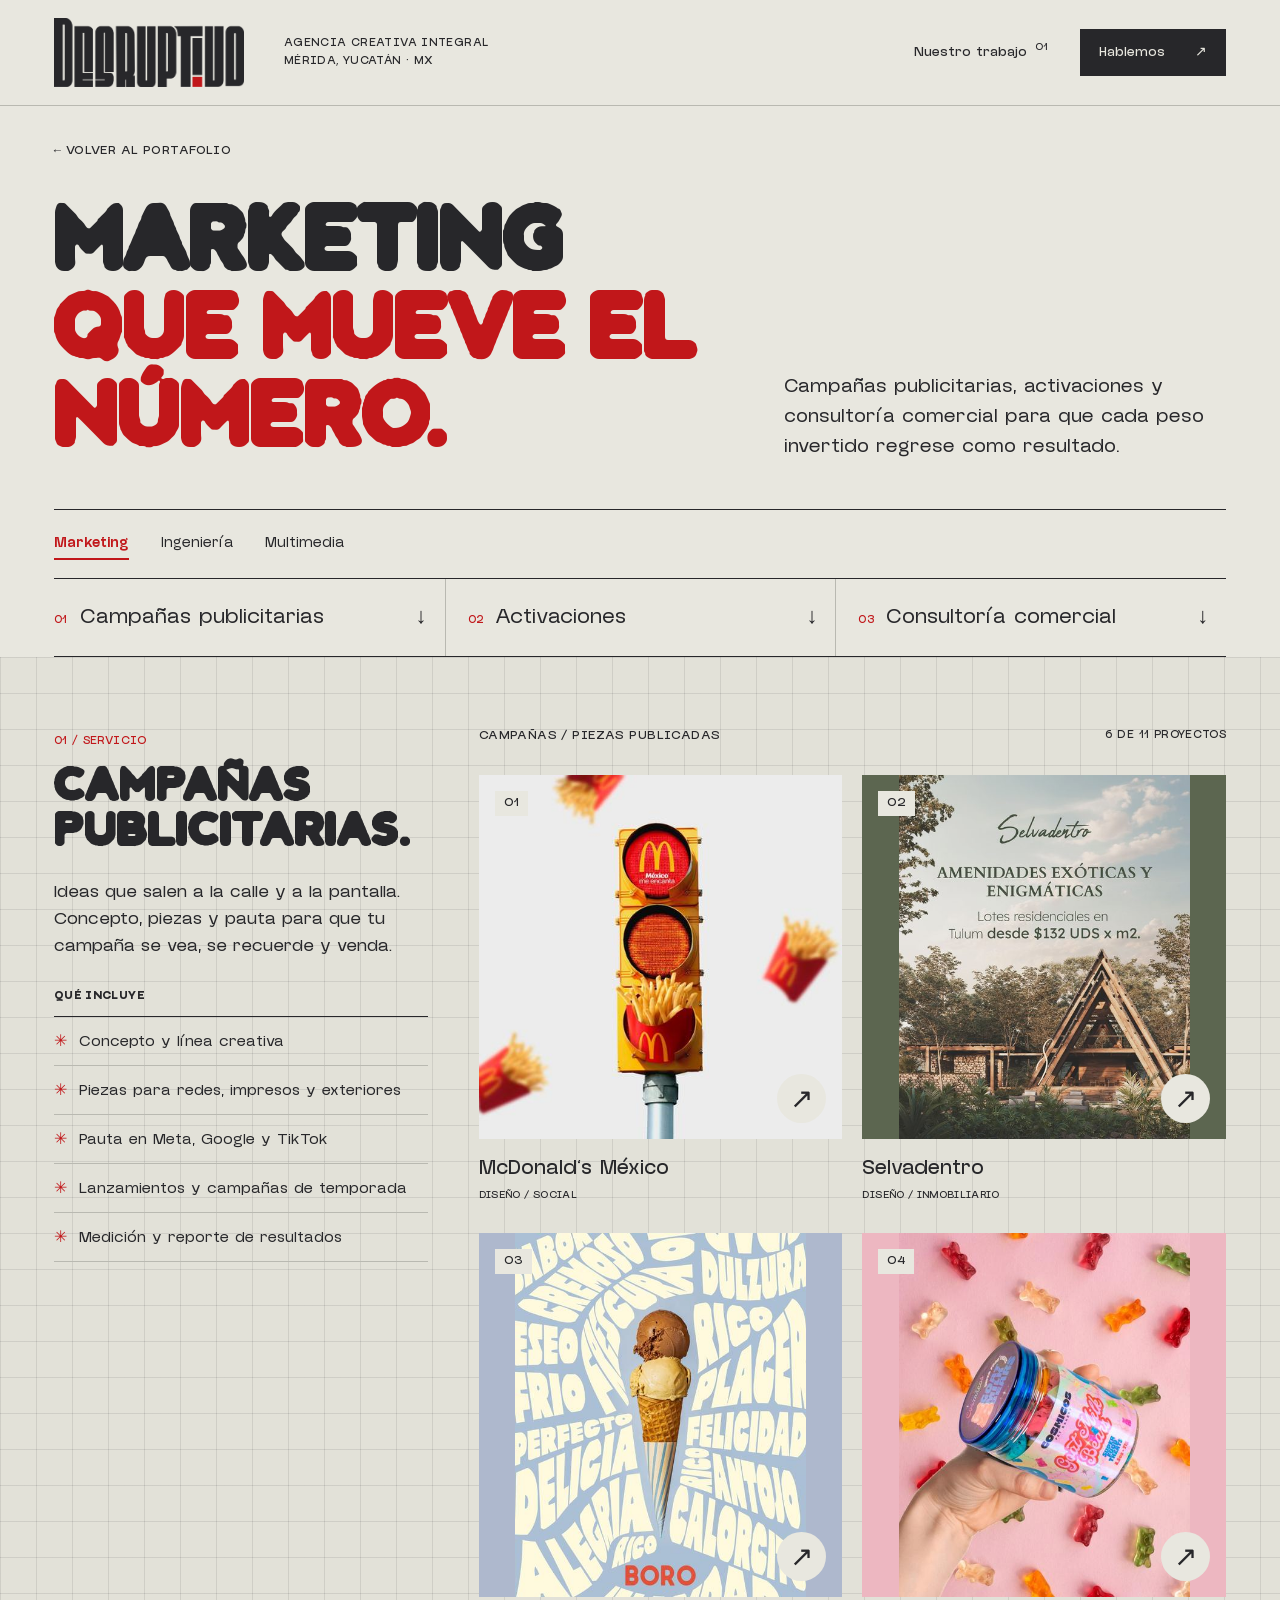
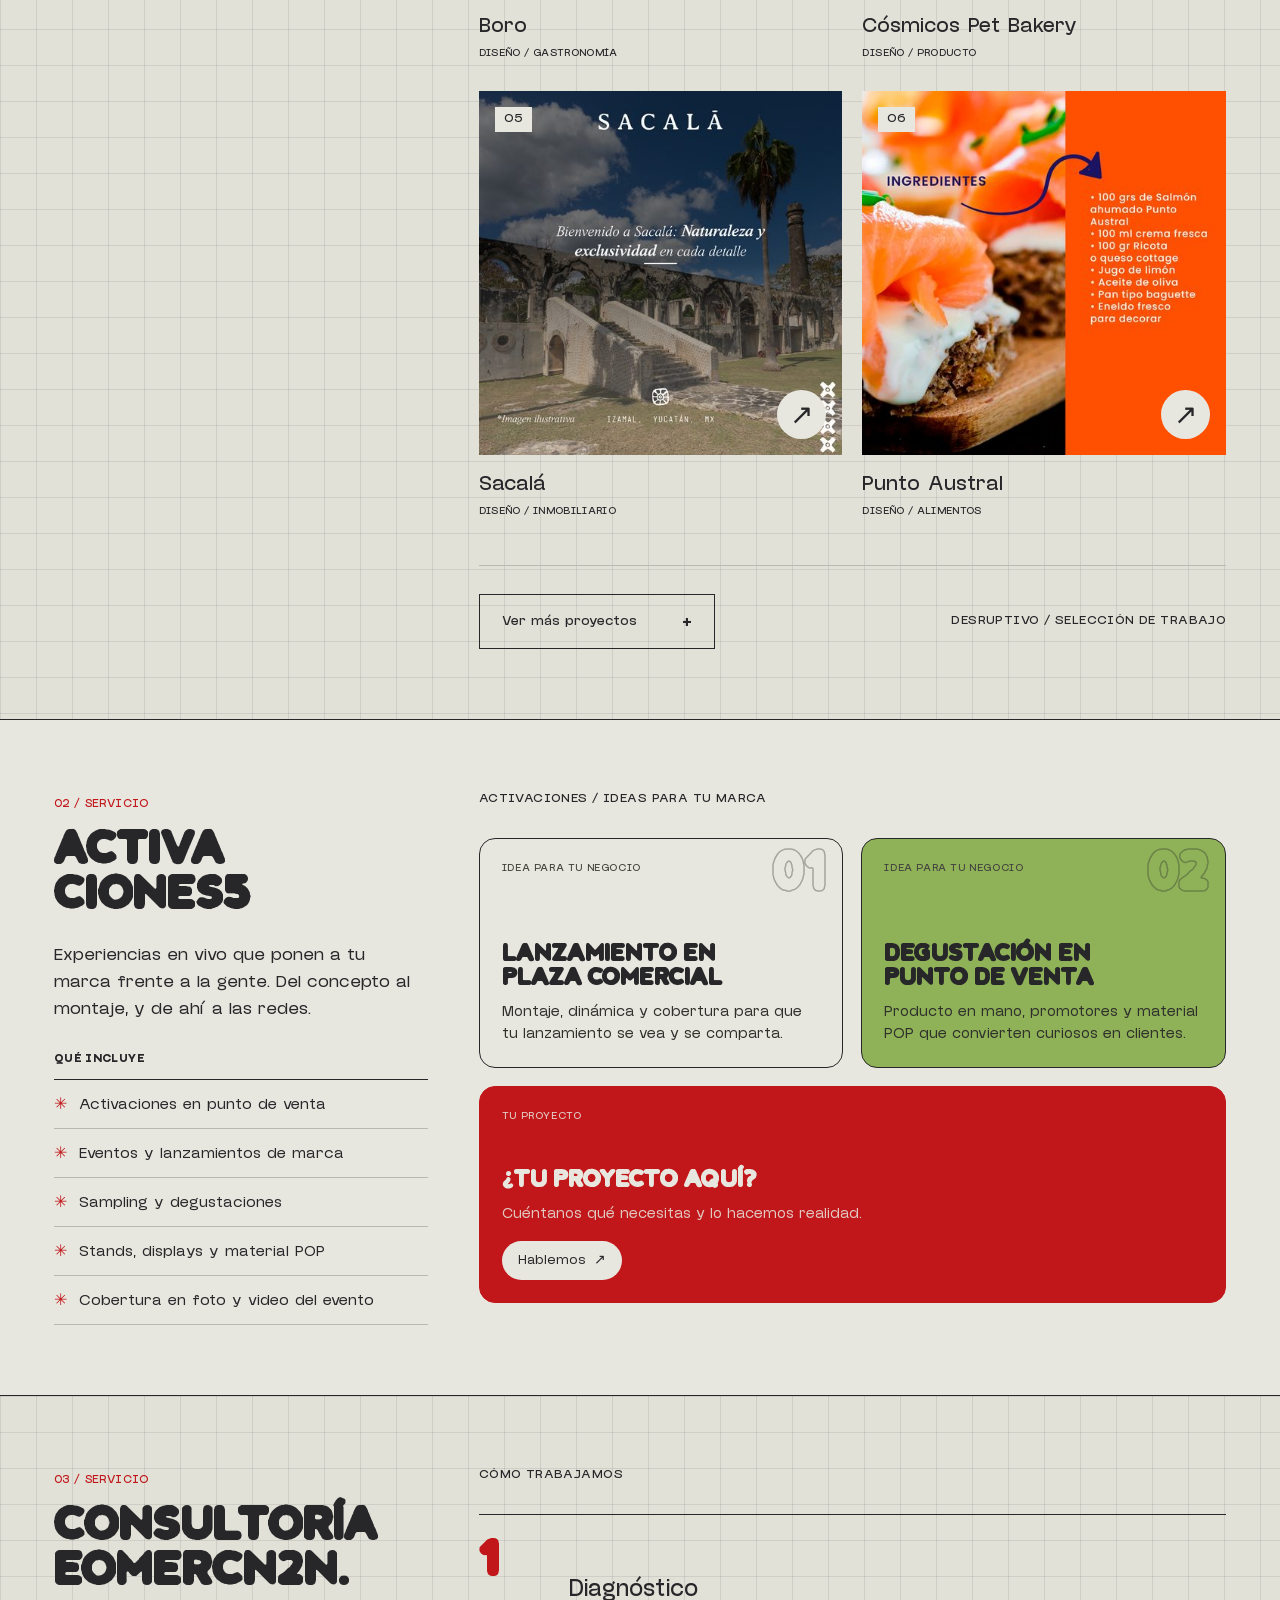
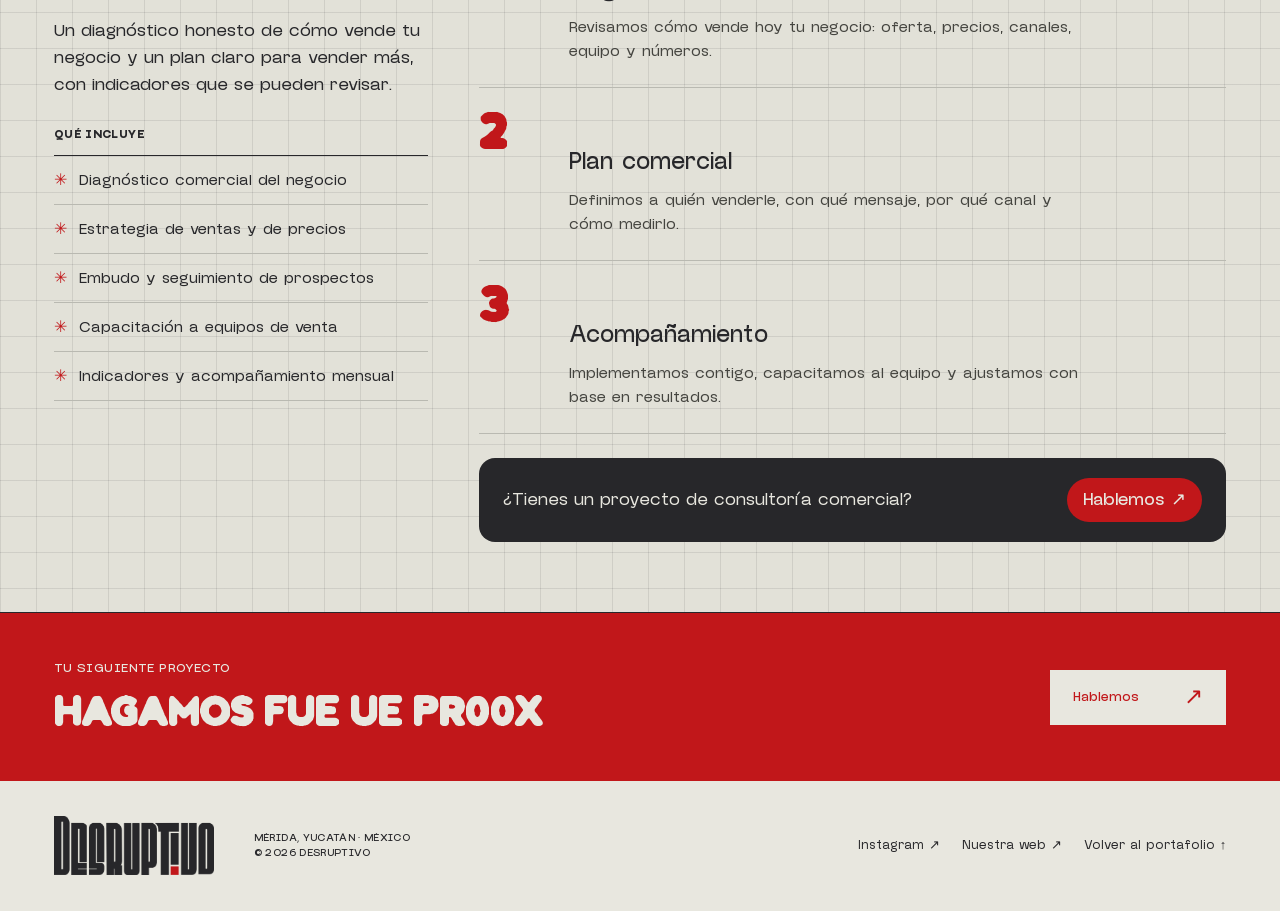
<file: marketing.html>
<!doctype html>
<html lang="es-MX">
<head>
  <meta charset="utf-8">
  <meta name="viewport" content="width=device-width, initial-scale=1">
  <meta name="theme-color" content="#c1171a">
  <title>Marketing — Portafolio Desruptivo</title>
  <meta name="description" content="Contenido para conectar marcas y personas. Piezas para redes, producto y comunicación comercial.">
  <link rel="icon" href="favicon.ico" sizes="any">
  <link rel="icon" href="assets/img/favicon-32.png" type="image/png">
  <link rel="apple-touch-icon" href="assets/img/favicon-180.png">
  <link rel="canonical" href="https://desruptivomx-sketch.github.io/desruptivo-portafolio/marketing.html">
  <meta property="og:type" content="website">
  <meta property="og:locale" content="es_MX">
  <meta property="og:site_name" content="Desruptivo">
  <meta property="og:title" content="Marketing — Desruptivo">
  <meta property="og:description" content="Contenido para conectar marcas y personas. Piezas para redes, producto y comunicación comercial.">
  <meta property="og:url" content="https://desruptivomx-sketch.github.io/desruptivo-portafolio/marketing.html">
  <meta property="og:image" content="https://desruptivomx-sketch.github.io/desruptivo-portafolio/assets/img/og-desruptivo.jpg">
  <meta property="og:image:alt" content="Desruptivo, agencia creativa integral">
  <meta name="twitter:card" content="summary_large_image">
  <link rel="preload" href="assets/fonts/SquidBoy-Bold.woff2" as="font" type="font/woff2" crossorigin>
  <link rel="preload" href="assets/fonts/NewBlack-Regular.woff2" as="font" type="font/woff2" crossorigin>
  <link rel="stylesheet" href="styles.css?v=202609300100">
  <script src="projects.js?v=202609300100" defer></script>
  <script src="app.js?v=202609300100" defer></script>
</head>
<body class="category-page">
  <a class="skip-link" href="#contenido">Saltar al contenido</a>
  <header class="site-header">
    <a class="brand" href="index.html" aria-label="Desruptivo — inicio"><img src="assets/img/logo-desruptivo.png" width="3591" height="1316" alt="Desruptivo"></a>
    <span class="header-note">AGENCIA CREATIVA INTEGRAL<br>MÉRIDA, YUCATÁN · MX</span>
    <button class="menu-toggle" aria-expanded="false" aria-controls="main-nav">Menú <span aria-hidden="true">+</span></button>
    <nav id="main-nav" aria-label="Navegación principal">
      <a href="index.html#proyectos">Nuestro trabajo <span class="nav-number">01</span></a>
      <a class="nav-contact" href="index.html#contacto">Hablemos <span aria-hidden="true">↗</span></a>
    </nav>
  </header>
  <main id="contenido">
    <section class="category-hero page-pad" aria-labelledby="category-title">
      <a class="back-link mono" href="index.html#proyectos">← VOLVER AL PORTAFOLIO</a>
      <div class="category-intro"><h1 id="category-title" class="scramble">MARKETING<br><span>QUE MUEVE EL NÚMERO.</span></h1><p>Campañas publicitarias, activaciones y consultoría comercial para que cada peso invertido regrese como resultado.</p></div>
      <nav class="category-nav" aria-label="Disciplinas del portafolio"><a href="marketing.html" aria-current="page">Marketing</a><a href="ingenieria.html">Ingeniería</a><a href="multimedia.html">Multimedia</a></nav>
      <nav class="svc-index" aria-label="Servicios de marketing"><a href="#campanas"><span class="mono">01</span>Campañas publicitarias<span aria-hidden="true">↓</span></a><a href="#activaciones"><span class="mono">02</span>Activaciones<span aria-hidden="true">↓</span></a><a href="#consultoria"><span class="mono">03</span>Consultoría comercial<span aria-hidden="true">↓</span></a></nav>
    </section>
    <section class="svc page-pad" id="campanas" aria-labelledby="campanas-title">
      <div class="svc-head reveal"><span class="svc-num mono">01 / SERVICIO</span><h2 id="campanas-title" class="scramble">CAMPAÑAS<br>PUBLICITARIAS.</h2><p class="svc-lead">Ideas que salen a la calle y a la pantalla. Concepto, piezas y pauta para que tu campaña se vea, se recuerde y venda.</p><h3 class="svc-inc mono">QUÉ INCLUYE</h3><ul class="svc-list"><li>Concepto y línea creativa</li><li>Piezas para redes, impresos y exteriores</li><li>Pauta en Meta, Google y TikTok</li><li>Lanzamientos y campañas de temporada</li><li>Medición y reporte de resultados</li></ul></div>
      <div class="svc-work"><div class="portfolio-tools"><span class="mono">CAMPAÑAS / PIEZAS PUBLICADAS</span><p class="portfolio-count mono" id="project-count" role="status" aria-live="polite"></p></div><div class="project-grid" id="project-grid" data-collection="marketing"></div><noscript><p>Consulta las piezas originales: <a href="assets/projects/boro-tipografia.jpg">Boro</a>, <a href="assets/projects/mcdonalds-semaforo.jpg">McDonald's México</a> y <a href="assets/videos/archipielago-indispensables.mp4">Archipiélago en video</a>.</p></noscript><div class="more-row"><button class="button button-outline" id="load-more" hidden>Ver más proyectos <span aria-hidden="true">+</span></button><span class="mono">DESRUPTIVO / SELECCIÓN DE TRABAJO</span></div></div>
    </section>
    <section class="svc page-pad" id="activaciones" aria-labelledby="activaciones-title">
      <div class="svc-head reveal"><span class="svc-num mono">02 / SERVICIO</span><h2 id="activaciones-title" class="scramble">ACTIVA<br>CIONES.</h2><p class="svc-lead">Experiencias en vivo que ponen a tu marca frente a la gente. Del concepto al montaje, y de ahí a las redes.</p><h3 class="svc-inc mono">QUÉ INCLUYE</h3><ul class="svc-list"><li>Activaciones en punto de venta</li><li>Eventos y lanzamientos de marca</li><li>Sampling y degustaciones</li><li>Stands, displays y material POP</li><li>Cobertura en foto y video del evento</li></ul></div>
      <div class="svc-work"><div class="portfolio-tools"><span class="mono">ACTIVACIONES / IDEAS PARA TU MARCA</span></div><div class="idea-grid"><article class="idea reveal idea-paper"><span class="idea-n" aria-hidden="true">01</span><span class="mono">IDEA PARA TU NEGOCIO</span><h3>Lanzamiento en plaza comercial</h3><p>Montaje, dinámica y cobertura para que tu lanzamiento se vea y se comparta.</p></article><article class="idea reveal idea-green"><span class="idea-n" aria-hidden="true">02</span><span class="mono">IDEA PARA TU NEGOCIO</span><h3>Degustación en punto de venta</h3><p>Producto en mano, promotores y material POP que convierten curiosos en clientes.</p></article><a class="idea idea-cta reveal" href="https://wa.me/529999064262?text=Hola%20Desruptivo%2C%20me%20interesa%20activaciones.%20%C2%BFPodemos%20platicar%3F" target="_blank" rel="noopener noreferrer"><span class="mono">TU PROYECTO</span><h3>¿Tu proyecto aquí?</h3><p>Cuéntanos qué necesitas y lo hacemos realidad.</p><span class="idea-go">Hablemos <span aria-hidden="true">↗</span></span></a></div></div>
    </section>
    <section class="svc page-pad" id="consultoria" aria-labelledby="consultoria-title">
      <div class="svc-head reveal"><span class="svc-num mono">03 / SERVICIO</span><h2 id="consultoria-title" class="scramble">CONSULTORÍA<br>COMERCIAL.</h2><p class="svc-lead">Un diagnóstico honesto de cómo vende tu negocio y un plan claro para vender más, con indicadores que se pueden revisar.</p><h3 class="svc-inc mono">QUÉ INCLUYE</h3><ul class="svc-list"><li>Diagnóstico comercial del negocio</li><li>Estrategia de ventas y de precios</li><li>Embudo y seguimiento de prospectos</li><li>Capacitación a equipos de venta</li><li>Indicadores y acompañamiento mensual</li></ul></div>
      <div class="svc-work"><div class="portfolio-tools"><span class="mono">CÓMO TRABAJAMOS</span></div><ol class="svc-steps"><li class="svc-step reveal"><span class="svc-step-n">1</span><div><h4>Diagnóstico</h4><p>Revisamos cómo vende hoy tu negocio: oferta, precios, canales, equipo y números.</p></div></li><li class="svc-step reveal"><span class="svc-step-n">2</span><div><h4>Plan comercial</h4><p>Definimos a quién venderle, con qué mensaje, por qué canal y cómo medirlo.</p></div></li><li class="svc-step reveal"><span class="svc-step-n">3</span><div><h4>Acompañamiento</h4><p>Implementamos contigo, capacitamos al equipo y ajustamos con base en resultados.</p></div></li></ol><a class="svc-cta reveal" href="https://wa.me/529999064262?text=Hola%20Desruptivo%2C%20me%20interesa%20consultor%C3%ADa%20comercial.%20%C2%BFPodemos%20platicar%3F" target="_blank" rel="noopener noreferrer"><span>¿Tienes un proyecto de consultoría comercial?</span><b>Hablemos <span aria-hidden="true">↗</span></b></a></div>
    </section>
    <section class="category-contact page-pad reveal" aria-labelledby="category-contact-title"><div><span class="mono">TU SIGUIENTE PROYECTO</span><h2 id="category-contact-title" class="scramble">HAGAMOS QUE SE NOTE.</h2></div><a class="button button-light" href="https://wa.me/529999064262?text=Hola%20Desruptivo%2C%20vi%20su%20portafolio%20de%20marketing%20y%20quiero%20platicar%20sobre%20un%20proyecto." target="_blank" rel="noopener noreferrer">Hablemos <span aria-hidden="true">↗</span></a></section>
  </main>
  <footer class="page-pad"><a class="brand" href="index.html" aria-label="Volver al inicio"><img src="assets/img/logo-desruptivo.png" width="3591" height="1316" alt="Desruptivo" loading="lazy"></a><span class="mono">MÉRIDA, YUCATÁN · MÉXICO<br>© <span id="year">2026</span> DESRUPTIVO</span><div class="footer-links"><a href="https://instagram.com/desruptivo_mx" target="_blank" rel="noopener noreferrer">Instagram ↗</a><a href="https://desruptivomx-sketch.github.io/desruptivo-web/" target="_blank" rel="noopener noreferrer">Nuestra web ↗</a><a href="index.html">Volver al portafolio ↑</a></div></footer>
  <dialog id="project-dialog" aria-labelledby="dialog-title" aria-describedby="dialog-description"><div class="dialog-shell"><div class="dialog-top"><span class="mono" id="dialog-category"></span><button class="dialog-close" aria-label="Cerrar proyecto">Cerrar <span aria-hidden="true">×</span></button></div><div class="dialog-content"><div class="dialog-media" id="dialog-media"></div><div class="dialog-info"><span class="mono">DESRUPTIVO / PORTAFOLIO</span><h2 id="dialog-title"></h2><p id="dialog-description"></p><div id="media-navigation" class="media-navigation"><button id="previous-media" aria-label="Ver pieza anterior">←</button><span id="media-counter" class="mono" aria-live="polite"></span><button id="next-media" aria-label="Ver pieza siguiente">→</button></div><a class="text-link" id="original-media" target="_blank" rel="noopener noreferrer">Abrir pieza original ↗</a></div></div></div></dialog>
</body>
</html>
</file>
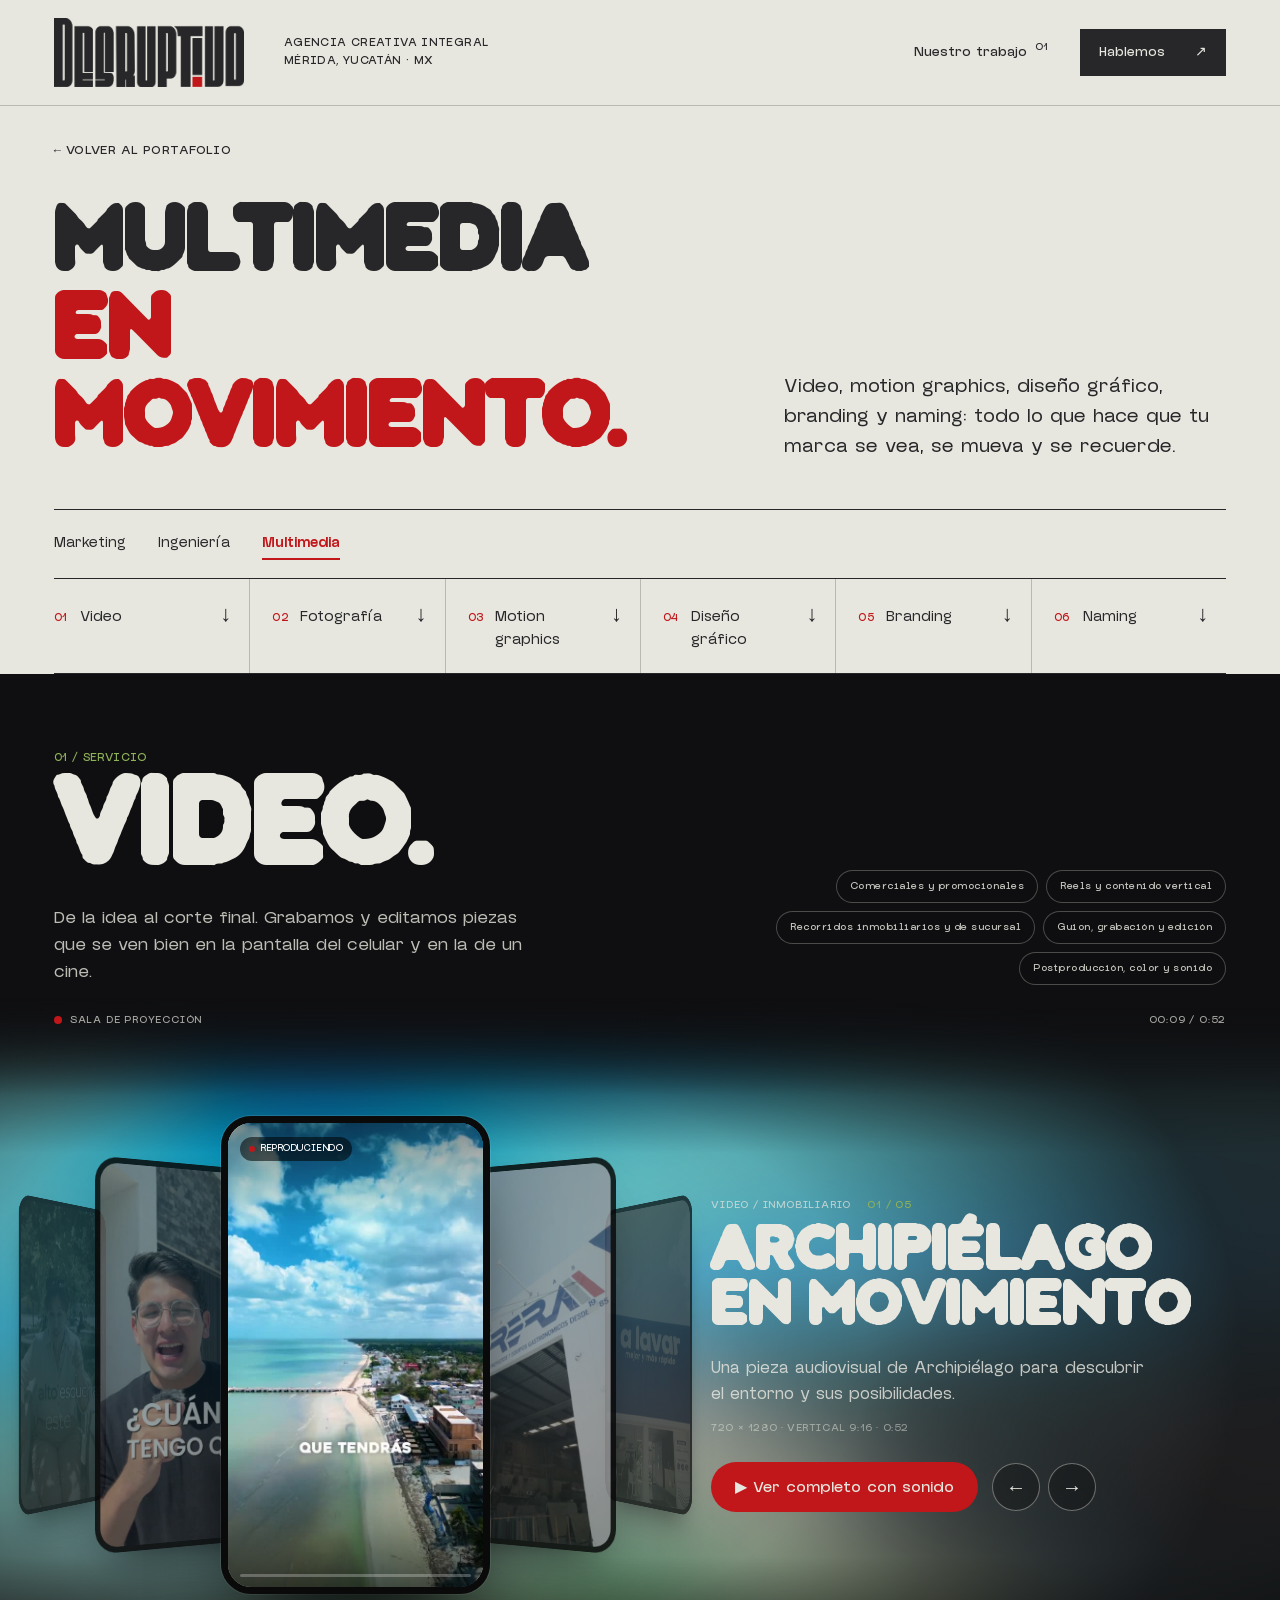
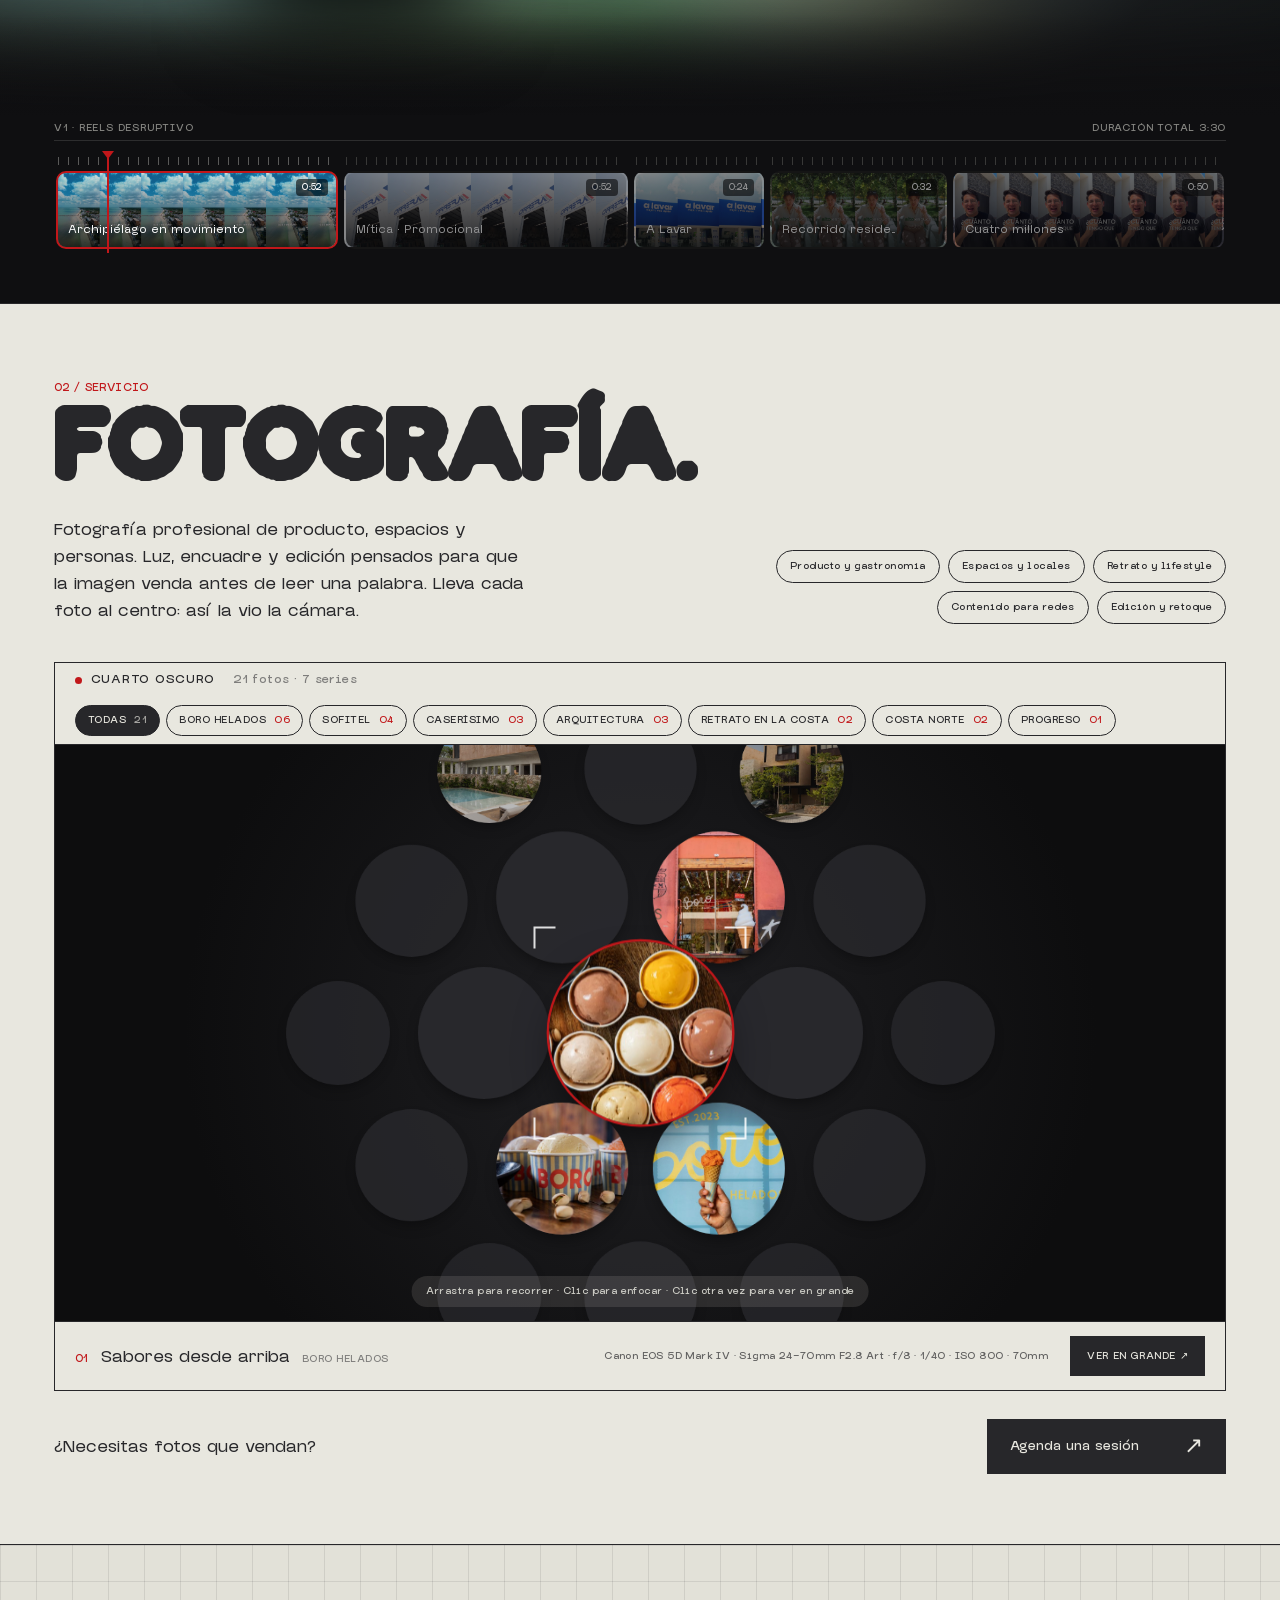
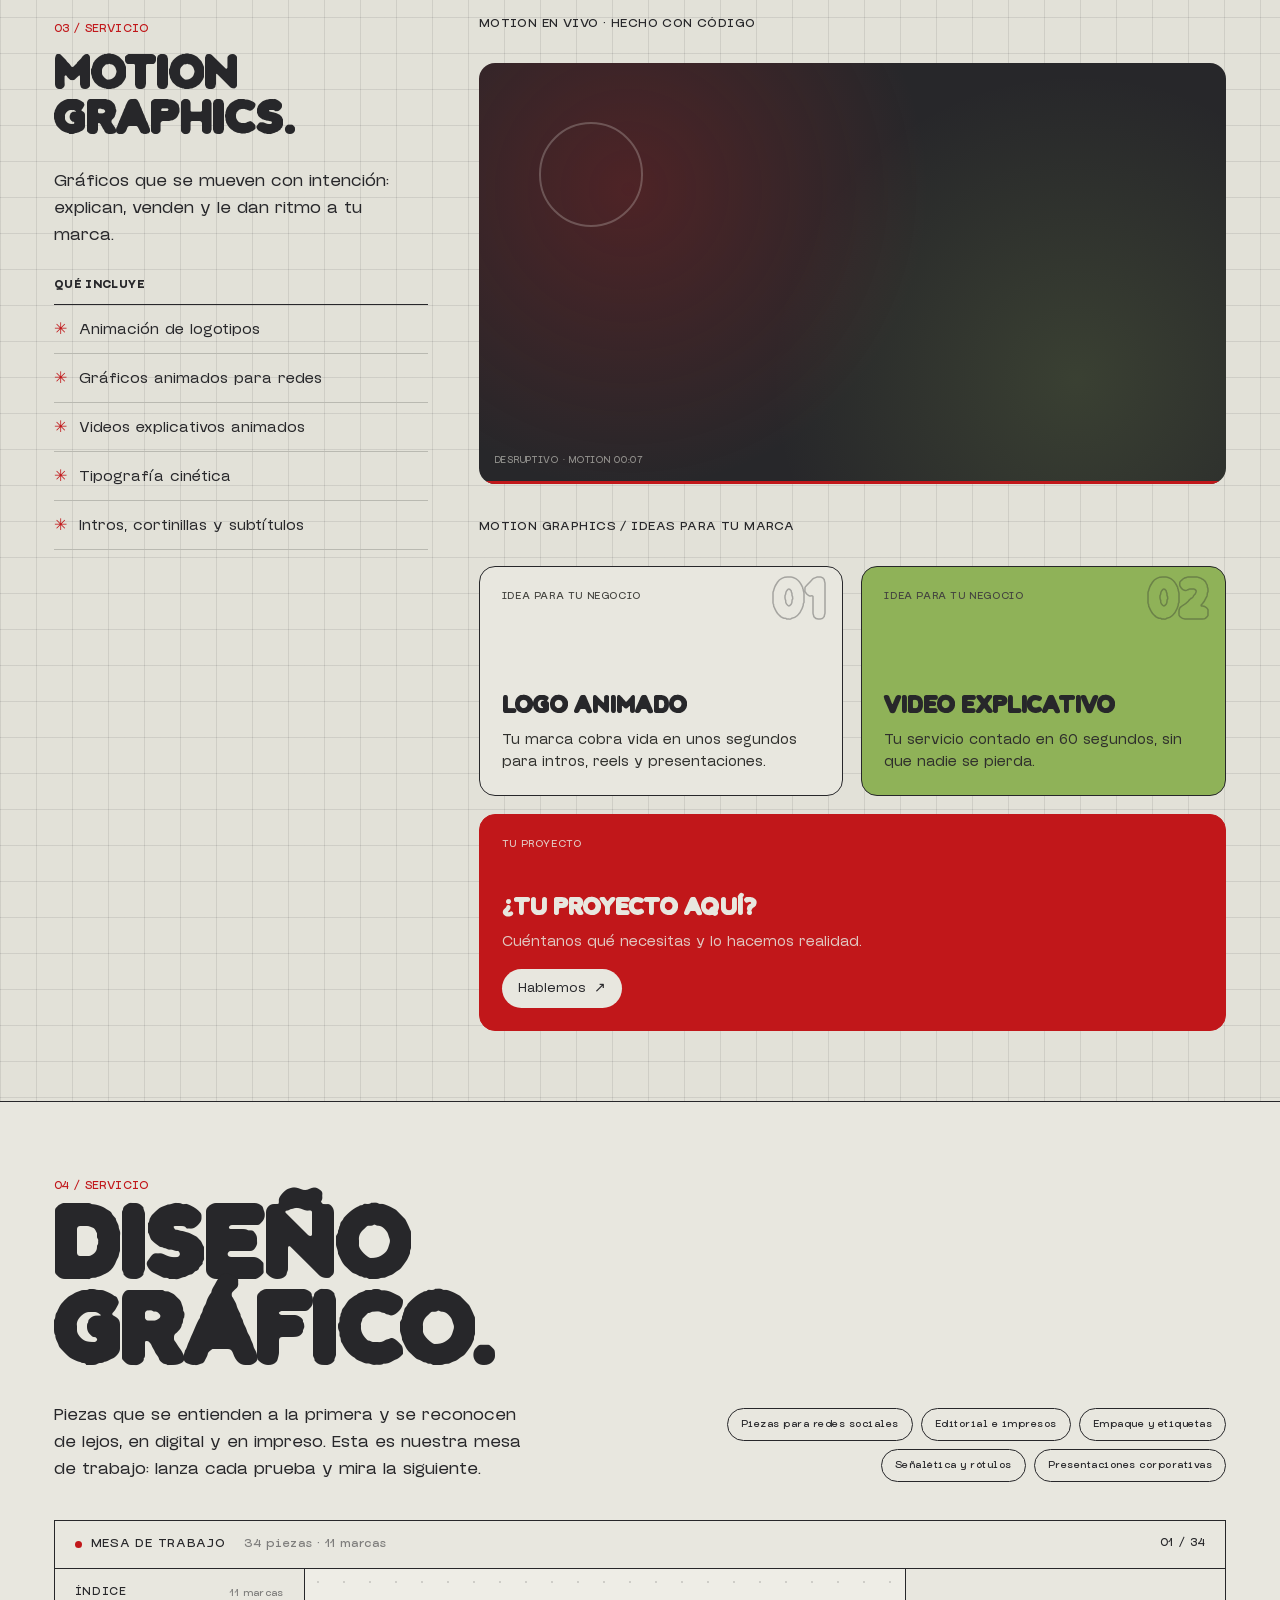
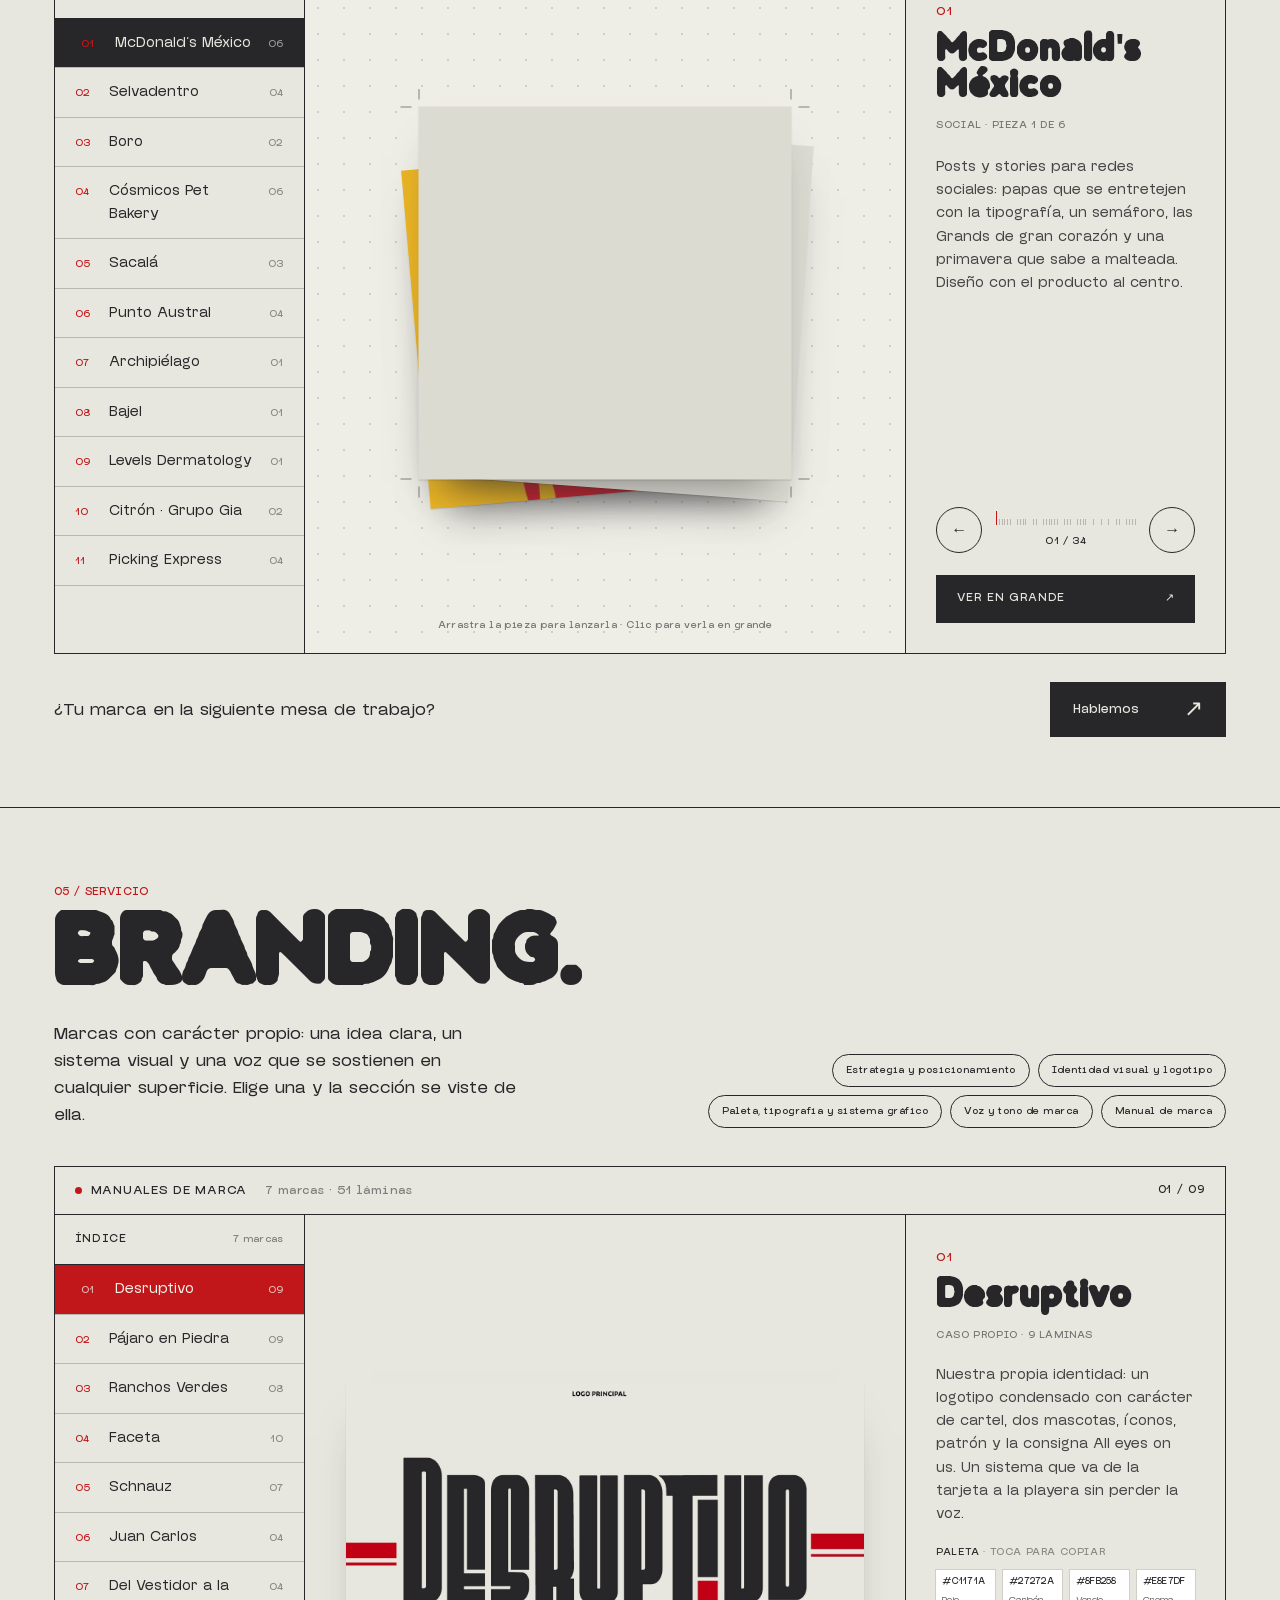
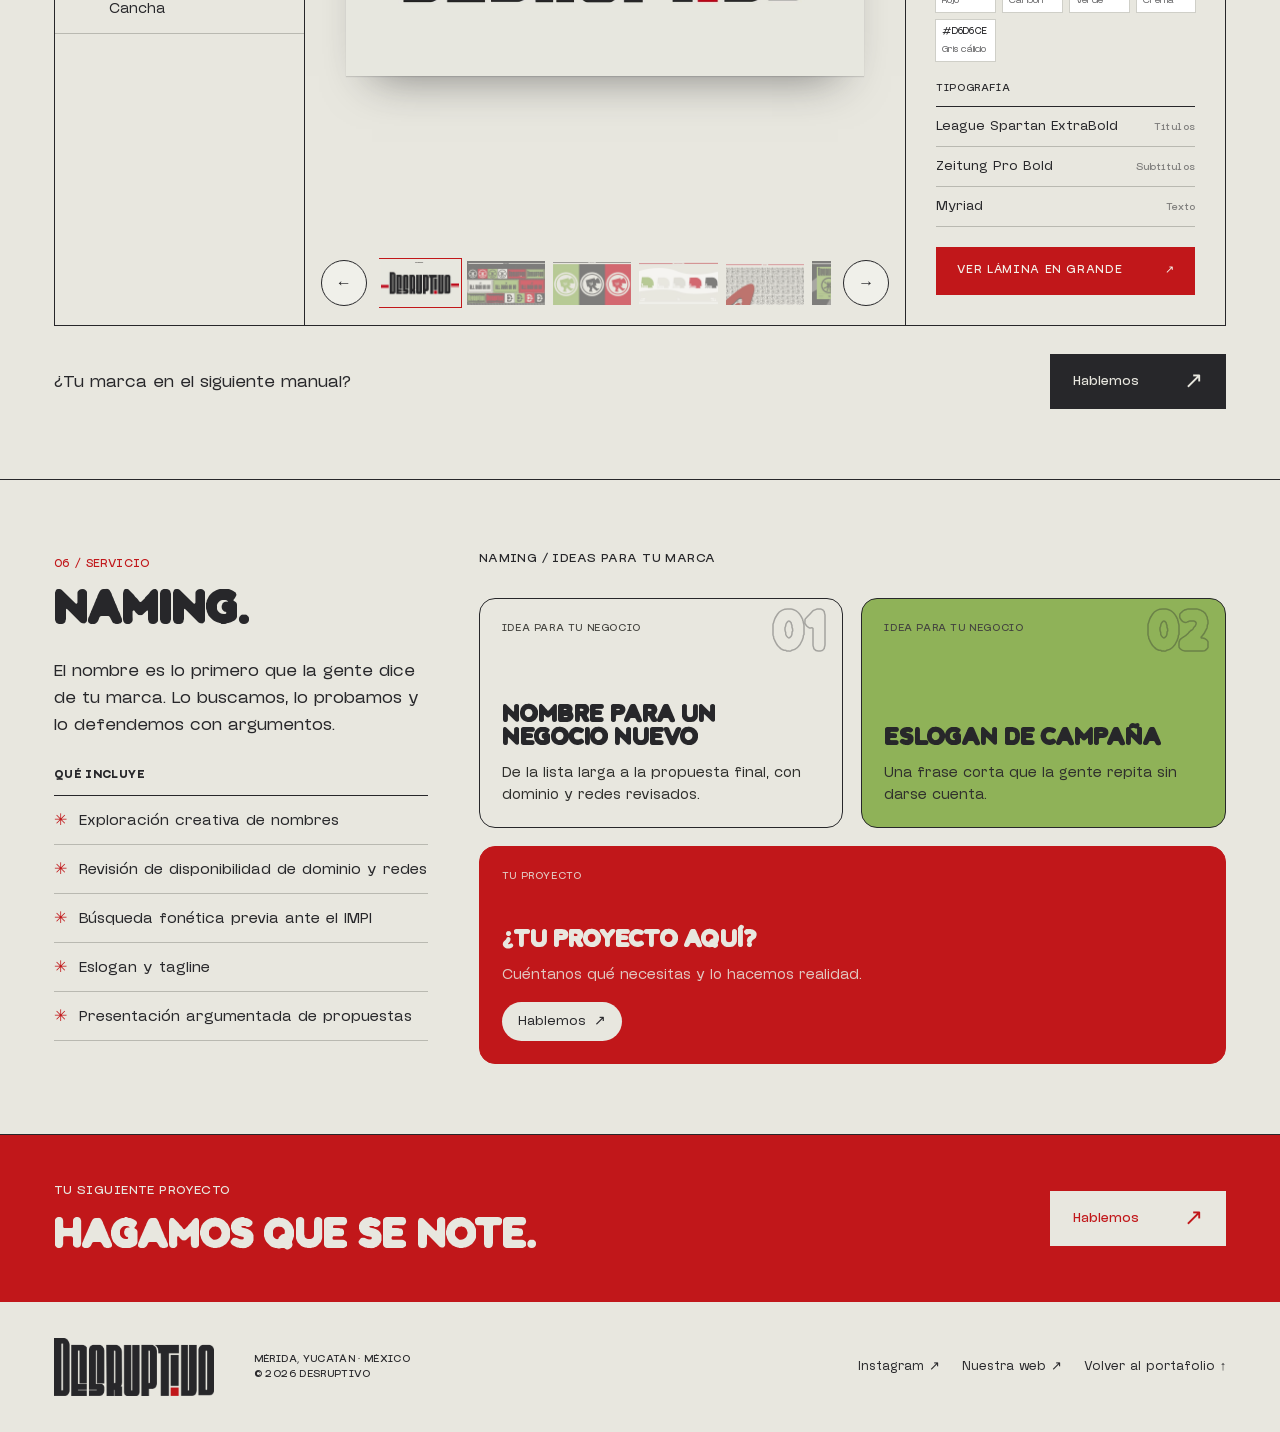
<file: multimedia.html>
<!doctype html>
<html lang="es-MX">
<head>
  <meta charset="utf-8">
  <meta name="viewport" content="width=device-width, initial-scale=1">
  <meta name="theme-color" content="#c1171a">
  <title>Multimedia — Portafolio Desruptivo</title>
  <meta name="description" content="Video, fotografía, motion graphics, diseño gráfico, branding y naming: todo lo que hace que tu marca se vea, se mueva y se recuerde.">
  <link rel="icon" href="favicon.ico" sizes="any">
  <link rel="icon" href="assets/img/favicon-32.png" type="image/png">
  <link rel="apple-touch-icon" href="assets/img/favicon-180.png">
  <link rel="canonical" href="https://desruptivomx-sketch.github.io/desruptivo-portafolio/multimedia.html">
  <meta property="og:type" content="website">
  <meta property="og:locale" content="es_MX">
  <meta property="og:site_name" content="Desruptivo">
  <meta property="og:title" content="Multimedia — Desruptivo">
  <meta property="og:description" content="Video, fotografía, motion graphics, diseño gráfico, branding y naming: todo lo que hace que tu marca se vea, se mueva y se recuerde.">
  <meta property="og:url" content="https://desruptivomx-sketch.github.io/desruptivo-portafolio/multimedia.html">
  <meta property="og:image" content="https://desruptivomx-sketch.github.io/desruptivo-portafolio/assets/img/og-desruptivo.jpg">
  <meta property="og:image:alt" content="Desruptivo, agencia creativa integral">
  <meta name="twitter:card" content="summary_large_image">
  <link rel="preload" href="assets/fonts/SquidBoy-Bold.woff2" as="font" type="font/woff2" crossorigin>
  <link rel="preload" href="assets/fonts/NewBlack-Regular.woff2" as="font" type="font/woff2" crossorigin>
  <link rel="stylesheet" href="styles.css?v=202609300100">
  <script src="projects.js?v=202609300100" defer></script><script src="app.js?v=202609300100" defer></script>
  <script src="deck.js?v=202609300100" defer></script><script src="photos.js?v=202609300100" defer></script><script src="brands.js?v=202609300100" defer></script><script src="reel.js?v=202609300100" defer></script>
</head>
<body class="category-page">
  <a class="skip-link" href="#contenido">Saltar al contenido</a>
  <header class="site-header">
    <a class="brand" href="index.html" aria-label="Desruptivo — inicio"><img src="assets/img/logo-desruptivo.png" width="3591" height="1316" alt="Desruptivo"></a>
    <span class="header-note">AGENCIA CREATIVA INTEGRAL<br>MÉRIDA, YUCATÁN · MX</span>
    <button class="menu-toggle" aria-expanded="false" aria-controls="main-nav">Menú <span aria-hidden="true">+</span></button>
    <nav id="main-nav" aria-label="Navegación principal">
      <a href="index.html#proyectos">Nuestro trabajo <span class="nav-number">01</span></a>
      <a class="nav-contact" href="index.html#contacto">Hablemos <span aria-hidden="true">↗</span></a>
    </nav>
  </header>
  <main id="contenido">
    <section class="category-hero page-pad" aria-labelledby="category-title">
      <a class="back-link mono" href="index.html#proyectos">← VOLVER AL PORTAFOLIO</a>
      <div class="category-intro"><h1 id="category-title" class="scramble">MULTIMEDIA<br><span>EN MOVIMIENTO.</span></h1><p>Video, motion graphics, diseño gráfico, branding y naming: todo lo que hace que tu marca se vea, se mueva y se recuerde.</p></div>
      <nav class="category-nav" aria-label="Disciplinas del portafolio"><a href="marketing.html">Marketing</a><a href="ingenieria.html">Ingeniería</a><a href="multimedia.html" aria-current="page">Multimedia</a></nav>
      <nav class="svc-index svc-index-6" aria-label="Servicios de multimedia"><a href="#video"><span class="mono">01</span>Video<span aria-hidden="true">↓</span></a><a href="#fotografia"><span class="mono">02</span>Fotografía<span aria-hidden="true">↓</span></a><a href="#motion"><span class="mono">03</span>Motion graphics<span aria-hidden="true">↓</span></a><a href="#diseno"><span class="mono">04</span>Diseño gráfico<span aria-hidden="true">↓</span></a><a href="#branding"><span class="mono">05</span>Branding<span aria-hidden="true">↓</span></a><a href="#naming"><span class="mono">06</span>Naming<span aria-hidden="true">↓</span></a></nav>
    </section>
    <section class="reel" id="video" aria-labelledby="video-title">
      <div class="reel-head page-pad">
        <div class="reveal"><span class="svc-num mono">01 / SERVICIO</span><h2 id="video-title" class="scramble">VIDEO.</h2><p class="reel-lead">De la idea al corte final. Grabamos y editamos piezas que se ven bien en la pantalla del celular y en la de un cine.</p></div>
        <ul class="reel-includes mono reveal"><li>Comerciales y promocionales</li><li>Reels y contenido vertical</li><li>Recorridos inmobiliarios y de sucursal</li><li>Guion, grabación y edición</li><li>Postproducción, color y sonido</li></ul>
      </div>
      <div class="reel-stage" aria-roledescription="carrusel" aria-label="Videos de Desruptivo">
        <canvas class="reel-ambient" width="36" height="20" aria-hidden="true"></canvas>
        <div class="reel-hud mono" aria-hidden="true"><span class="reel-rec"><i></i>SALA DE PROYECCIÓN</span><span data-reel-tc>00:00 / 0:00</span></div>
        <div class="reel-flow"><button class="reel-card" type="button" data-i="0" data-full="assets/videos/archipielago-indispensables.mp4" data-preview="assets/videos/archipielago-indispensables-preview.mp4" data-poster="assets/videos/archipielago-indispensables-poster.jpg" data-title="Archipiélago en movimiento" data-label="VIDEO / INMOBILIARIO" data-desc="Una pieza audiovisual de Archipiélago para descubrir el entorno y sus posibilidades." data-dur="51.9" data-start="9.35" aria-label="Archipiélago en movimiento"><img src="assets/videos/archipielago-indispensables-poster.jpg" alt="" loading="eager" decoding="async" width="720" height="1280"><span class="reel-card-shade" aria-hidden="true"></span></button><button class="reel-card" type="button" data-i="1" data-full="assets/videos/mitica-promocional.mp4" data-preview="assets/videos/mitica-promocional-preview.mp4" data-poster="assets/videos/mitica-promocional-poster.jpg" data-title="Mítica · Promocional" data-label="VIDEO / PROMOCIONAL" data-desc="Pieza promocional audiovisual del archivo de trabajo de Desruptivo." data-dur="52.3" data-start="9.41" aria-label="Mítica · Promocional"><img src="assets/videos/mitica-promocional-poster.jpg" alt="" loading="eager" decoding="async" width="720" height="1280"><span class="reel-card-shade" aria-hidden="true"></span></button><button class="reel-card" type="button" data-i="2" data-full="assets/videos/a-lavar-sucursal.mp4" data-preview="assets/videos/a-lavar-sucursal-preview.mp4" data-poster="assets/videos/a-lavar-sucursal-poster.jpg" data-title="A Lavar" data-label="VIDEO / COMERCIAL" data-desc="Una pieza audiovisual para presentar una sucursal de A Lavar." data-dur="23.6" data-start="4.24" aria-label="A Lavar"><img src="assets/videos/a-lavar-sucursal-poster.jpg" alt="" loading="eager" decoding="async" width="720" height="1280"><span class="reel-card-shade" aria-hidden="true"></span></button><button class="reel-card" type="button" data-i="3" data-full="assets/videos/recorrido-residencial.mp4" data-preview="assets/videos/recorrido-residencial-preview.mp4" data-poster="assets/videos/recorrido-residencial-poster.jpg" data-title="Recorrido residencial" data-label="VIDEO / RECORRIDO" data-desc="Un recorrido residencial en formato vertical: espacio, presentación y movimiento." data-dur="32.3" data-start="5.81" aria-label="Recorrido residencial"><img src="assets/videos/recorrido-residencial-poster.jpg" alt="" loading="lazy" decoding="async" width="720" height="1280"><span class="reel-card-shade" aria-hidden="true"></span></button><button class="reel-card" type="button" data-i="4" data-full="assets/videos/cuatro-millones.mp4" data-preview="assets/videos/cuatro-millones-preview.mp4" data-poster="assets/videos/cuatro-millones-poster.jpg" data-title="Cuatro millones" data-label="VIDEO / INMOBILIARIO" data-desc="Contenido inmobiliario en formato vertical, con presentación a cámara." data-dur="49.9" data-start="8.98" aria-label="Cuatro millones"><img src="assets/videos/cuatro-millones-poster.jpg" alt="" loading="lazy" decoding="async" width="720" height="1280"><span class="reel-card-shade" aria-hidden="true"></span></button></div>
        <div class="reel-info page-pad">
          <div class="reel-meta mono"><span data-reel-label>VIDEO</span><span data-reel-count>01 / 05</span></div>
          <h3 class="reel-title" data-reel-title aria-live="polite">Archipiélago en movimiento</h3>
          <p class="reel-desc" data-reel-desc></p>
          <p class="reel-spec mono" data-reel-spec>720 × 1280 · 9:16</p>
          <div class="reel-actions"><button class="reel-watch" type="button">▶ Ver completo con sonido</button><div class="reel-nav"><button class="reel-arrow" type="button" data-dir="-1" aria-label="Video anterior">←</button><button class="reel-arrow" type="button" data-dir="1" aria-label="Video siguiente">→</button></div></div>
        </div>
      </div>
      <div class="reel-timeline page-pad" aria-label="Línea de tiempo de los videos">
        <div class="reel-tl-head mono"><span>V1 · REELS DESRUPTIVO</span><span>DURACIÓN TOTAL 3:30</span></div>
        <div class="reel-track"><button class="reel-clip" type="button" data-i="0" style="--grow:51.9;--poster:url('assets/videos/archipielago-indispensables-poster.jpg')" aria-label="Archipiélago en movimiento, 0:52"><span class="reel-clip-name">Archipiélago en movimiento</span><span class="reel-clip-dur mono">0:52</span><i class="reel-playhead" aria-hidden="true"></i></button><button class="reel-clip" type="button" data-i="1" style="--grow:52.3;--poster:url('assets/videos/mitica-promocional-poster.jpg')" aria-label="Mítica · Promocional, 0:52"><span class="reel-clip-name">Mítica · Promocional</span><span class="reel-clip-dur mono">0:52</span><i class="reel-playhead" aria-hidden="true"></i></button><button class="reel-clip" type="button" data-i="2" style="--grow:23.6;--poster:url('assets/videos/a-lavar-sucursal-poster.jpg')" aria-label="A Lavar, 0:24"><span class="reel-clip-name">A Lavar</span><span class="reel-clip-dur mono">0:24</span><i class="reel-playhead" aria-hidden="true"></i></button><button class="reel-clip" type="button" data-i="3" style="--grow:32.3;--poster:url('assets/videos/recorrido-residencial-poster.jpg')" aria-label="Recorrido residencial, 0:32"><span class="reel-clip-name">Recorrido residencial</span><span class="reel-clip-dur mono">0:32</span><i class="reel-playhead" aria-hidden="true"></i></button><button class="reel-clip" type="button" data-i="4" style="--grow:49.9;--poster:url('assets/videos/cuatro-millones-poster.jpg')" aria-label="Cuatro millones, 0:50"><span class="reel-clip-name">Cuatro millones</span><span class="reel-clip-dur mono">0:50</span><i class="reel-playhead" aria-hidden="true"></i></button></div>
      </div>
      <dialog class="reel-player" aria-label="Reproductor de video"><button class="reel-close" type="button" aria-label="Cerrar">×</button><video controls playsinline preload="none"></video><p class="reel-player-title mono"></p></dialog>
      <noscript><p class="page-pad">Consulta los videos: <a href="assets/videos/archipielago-indispensables.mp4">Archipiélago</a>, <a href="assets/videos/mitica-promocional.mp4">Mítica</a>, <a href="assets/videos/a-lavar-sucursal.mp4">A Lavar</a>, <a href="assets/videos/recorrido-residencial.mp4">Recorrido</a> y <a href="assets/videos/cuatro-millones.mp4">Cuatro millones</a>.</p></noscript>
    </section>
    <section class="studio-svc page-pad" id="fotografia" aria-labelledby="foto-title">
      <div class="studio-head">
        <div class="reveal"><span class="svc-num mono">02 / SERVICIO</span><h2 id="foto-title" class="scramble">FOTOGRAFÍA.</h2><p class="svc-lead">Fotografía profesional de producto, espacios y personas. Luz, encuadre y edición pensados para que la imagen venda antes de leer una palabra. Lleva cada foto al centro: así la vio la cámara.</p></div>
        <ul class="studio-includes mono reveal"><li>Producto y gastronomía</li><li>Espacios y locales</li><li>Retrato y lifestyle</li><li>Contenido para redes</li><li>Edición y retoque</li></ul>
      </div>
      <div class="studio photo" id="photo">
        <div class="studio-bar ph-bar"><div class="studio-file"><span class="mono studio-title"><i aria-hidden="true"></i>Cuarto oscuro</span><span class="mono studio-count" id="ph-total"></span></div><div class="ph-filters" id="ph-filters" role="group" aria-label="Filtrar por serie"></div></div>
        <div class="ph-stage" id="ph-stage" role="group" aria-roledescription="galería" aria-label="Galería de fotografía: arrastra para recorrer, toca una foto para enfocarla y otra vez para verla en grande">
          <div class="ph-bubbles" id="ph-bubbles"></div>
          <span class="ph-focus" aria-hidden="true"><i></i><i></i><i></i><i></i></span>
          <p class="ph-hint mono" id="ph-hint"><span class="ph-hint-fine">Arrastra para recorrer · Clic para enfocar · Clic otra vez para ver en grande</span><span class="ph-hint-touch">Desliza para recorrer · Toca para enfocar · Toca otra vez para ver</span></p>
        </div>
        <div class="ph-caption" aria-live="polite">
          <div class="ph-cap-main"><span class="mono ph-num" id="ph-num"></span><span class="ph-title" id="ph-title"></span><span class="mono ph-serie" id="ph-serie"></span></div>
          <p class="mono ph-read" id="ph-read"></p>
          <button type="button" class="ph-open mono" id="ph-open">Ver en grande <span aria-hidden="true">↗</span></button>
        </div>
      </div>
      <noscript><p class="studio-noscript">Consulta algunas fotos: <a href="assets/fotografia/boro/01.jpg">Boro Helados</a>, <a href="assets/fotografia/caserisimo/01.jpg">Caserísimo</a> y <a href="assets/fotografia/progreso/01.jpg">Progreso</a>.</p></noscript>
      <div class="studio-foot"><p>¿Necesitas fotos que vendan?</p><a class="button" href="https://wa.me/529999064262?text=Hola%20Desruptivo%2C%20me%20interesa%20una%20sesi%C3%B3n%20de%20fotograf%C3%ADa.%20%C2%BFPodemos%20platicar%3F" target="_blank" rel="noopener noreferrer">Agenda una sesión <span aria-hidden="true">↗</span></a></div>
    </section>
    <section class="svc page-pad" id="motion" aria-labelledby="motion-title">
      <div class="svc-head reveal"><span class="svc-num mono">03 / SERVICIO</span><h2 id="motion-title" class="scramble">MOTION<br>GRAPHICS.</h2><p class="svc-lead">Gráficos que se mueven con intención: explican, venden y le dan ritmo a tu marca.</p><h3 class="svc-inc mono">QUÉ INCLUYE</h3><ul class="svc-list"><li>Animación de logotipos</li><li>Gráficos animados para redes</li><li>Videos explicativos animados</li><li>Tipografía cinética</li><li>Intros, cortinillas y subtítulos</li></ul></div><div class="svc-work"><div class="portfolio-tools"><span class="mono">MOTION EN VIVO · HECHO CON CÓDIGO</span></div>
        <div class="kin reveal" role="img" aria-label="Animación de tipografía cinética: Ideas que se mueven.">
          <div class="kin-scene kin-s1" aria-hidden="true"><span style="--k:0">I</span><span style="--k:1">D</span><span style="--k:2">E</span><span style="--k:3">A</span><span style="--k:4">S</span></div>
          <div class="kin-scene kin-s2" aria-hidden="true"><i class="kin-wipe"></i><span class="kin-mask"><b>QUE SE</b></span></div>
          <div class="kin-scene kin-s3" aria-hidden="true"><b>MUEVEN</b><em>.</em></div>
          <span class="kin-dot" aria-hidden="true"></span>
          <span class="kin-label mono" aria-hidden="true">DESRUPTIVO · MOTION 00:07</span>
          <span class="kin-progress" aria-hidden="true"><i></i></span>
        </div>
        <div class="portfolio-tools"><span class="mono">MOTION GRAPHICS / IDEAS PARA TU MARCA</span></div><div class="idea-grid"><article class="idea reveal idea-paper"><span class="idea-n" aria-hidden="true">01</span><span class="mono">IDEA PARA TU NEGOCIO</span><h3>Logo animado</h3><p>Tu marca cobra vida en unos segundos para intros, reels y presentaciones.</p></article><article class="idea reveal idea-green"><span class="idea-n" aria-hidden="true">02</span><span class="mono">IDEA PARA TU NEGOCIO</span><h3>Video explicativo</h3><p>Tu servicio contado en 60 segundos, sin que nadie se pierda.</p></article><a class="idea idea-cta reveal" href="https://wa.me/529999064262?text=Hola%20Desruptivo%2C%20me%20interesa%20motion%20graphics.%20%C2%BFPodemos%20platicar%3F" target="_blank" rel="noopener noreferrer"><span class="mono">TU PROYECTO</span><h3>¿Tu proyecto aquí?</h3><p>Cuéntanos qué necesitas y lo hacemos realidad.</p><span class="idea-go">Hablemos <span aria-hidden="true">↗</span></span></a></div></div>
    </section>
    <section class="studio-svc page-pad" id="diseno" aria-labelledby="diseno-title">
      <div class="studio-head">
        <div class="reveal"><span class="svc-num mono">04 / SERVICIO</span><h2 id="diseno-title" class="scramble">DISEÑO<br>GRÁFICO.</h2><p class="svc-lead">Piezas que se entienden a la primera y se reconocen de lejos, en digital y en impreso. Esta es nuestra mesa de trabajo: lanza cada prueba y mira la siguiente.</p></div>
        <ul class="studio-includes mono reveal"><li>Piezas para redes sociales</li><li>Editorial e impresos</li><li>Empaque y etiquetas</li><li>Señalética y rótulos</li><li>Presentaciones corporativas</li></ul>
      </div>
      <div class="studio" id="studio">
        <div class="studio-bar"><div class="studio-file"><span class="mono studio-title"><i aria-hidden="true"></i>Mesa de trabajo</span><span class="mono studio-count" id="deck-total"></span></div><span class="mono deck-counter" id="deck-counter" aria-hidden="true"></span></div>
        <div class="deck" id="deck" aria-roledescription="carrusel" aria-label="Piezas de diseño gráfico">
          <nav class="deck-index" aria-labelledby="deck-index-title"><div class="deck-index-head"><h3 class="mono" id="deck-index-title">Índice</h3><span class="mono" id="deck-brands"></span></div><ul id="deck-list"></ul></nav>
          <div class="deck-stage-wrap"><div class="deck-stage" id="deck-stage"></div><p class="deck-hint mono" id="deck-hint"><span class="deck-hint-fine">Arrastra la pieza para lanzarla · Clic para verla en grande</span><span class="deck-hint-touch">Desliza la pieza para pasar · Tócala para verla</span></p></div>
          <div class="deck-info">
            <div class="deck-meta" aria-live="polite"><span class="mono deck-brand-num"></span><h3 class="deck-brand-name"></h3><span class="mono deck-brand-cat"></span></div>
            <p class="deck-desc"></p>
            <div class="deck-foot"><button type="button" class="deck-nav" data-deck="-1" aria-label="Pieza anterior">←</button><div class="deck-progress"><div class="deck-ticks" id="deck-ticks" aria-hidden="true"></div><span class="mono deck-piece" id="deck-piece"></span></div><button type="button" class="deck-nav" data-deck="1" aria-label="Pieza siguiente">→</button></div>
            <button type="button" class="deck-open mono" id="deck-open">Ver en grande <span aria-hidden="true">↗</span></button>
          </div>
        </div>
      </div>
      <noscript><p class="studio-noscript">Consulta algunas piezas originales: <a href="assets/projects/selvadentro-amenidades.jpg">Selvadentro</a>, <a href="assets/projects/sacala-hacienda.jpg">Sacalá</a>, <a href="assets/projects/punto-austral-ingredientes.jpg">Punto Austral</a> y <a href="assets/projects/cosmicos-goat-milk.jpg">Cósmicos</a>.</p></noscript>
      <div class="studio-foot"><p>¿Tu marca en la siguiente mesa de trabajo?</p><a class="button" href="https://wa.me/529999064262?text=Hola%20Desruptivo%2C%20me%20interesa%20dise%C3%B1o%20gr%C3%A1fico.%20%C2%BFPodemos%20platicar%3F" target="_blank" rel="noopener noreferrer">Hablemos <span aria-hidden="true">↗</span></a></div>
    </section>
    <section class="studio-svc page-pad" id="branding" aria-labelledby="branding-title">
      <div class="studio-head">
        <div class="reveal"><span class="svc-num mono">05 / SERVICIO</span><h2 id="branding-title" class="scramble">BRANDING.</h2><p class="svc-lead">Marcas con carácter propio: una idea clara, un sistema visual y una voz que se sostienen en cualquier superficie. Elige una y la sección se viste de ella.</p></div>
        <ul class="studio-includes mono reveal"><li>Estrategia y posicionamiento</li><li>Identidad visual y logotipo</li><li>Paleta, tipografía y sistema gráfico</li><li>Voz y tono de marca</li><li>Manual de marca</li></ul>
      </div>
      <div class="studio brandlab" id="brandlab">
        <div class="studio-bar"><div class="studio-file"><span class="mono studio-title"><i aria-hidden="true"></i>Manuales de marca</span><span class="mono studio-count" id="bl-total"></span></div><span class="mono deck-counter" id="bl-counter" aria-hidden="true"></span></div>
        <div class="bl">
          <nav class="deck-index" aria-labelledby="bl-index-title"><div class="deck-index-head"><h3 class="mono" id="bl-index-title">Índice</h3><span class="mono" id="bl-brands"></span></div><ul id="bl-list"></ul></nav>
          <div class="bl-stage">
            <div class="bl-pages" id="bl-pages" tabindex="0" role="group" aria-roledescription="carrusel" aria-label="Láminas del manual de marca"></div>
            <div class="bl-nav"><button type="button" class="deck-nav" data-bl="-1" aria-label="Lámina anterior">←</button><div class="bl-thumbs" id="bl-thumbs" role="group" aria-label="Ir a una lámina"></div><button type="button" class="deck-nav" data-bl="1" aria-label="Lámina siguiente">→</button></div>
          </div>
          <div class="deck-info bl-info">
            <div class="deck-meta" aria-live="polite"><span class="mono deck-brand-num" id="bl-num"></span><h3 class="deck-brand-name" id="bl-name"></h3><span class="mono deck-brand-cat" id="bl-cat"></span></div>
            <p class="deck-desc" id="bl-desc"></p>
            <div class="bl-block bl-block-pal"><h4 class="mono">Paleta <span>· toca para copiar</span></h4><ul class="bl-palette" id="bl-palette"></ul></div>
            <div class="bl-block bl-block-type"><h4 class="mono">Tipografía</h4><ul class="bl-fonts" id="bl-fonts"></ul></div>
            <button type="button" class="deck-open mono" id="bl-open">Ver lámina en grande <span aria-hidden="true">↗</span></button>
          </div>
        </div>
        <p class="bl-toast mono" id="bl-toast" role="status" aria-live="polite"></p>
      </div>
      <noscript><p class="studio-noscript">Consulta los manuales: <a href="assets/branding/desruptivo/01.jpg">Desruptivo</a>, <a href="assets/branding/pajaro-en-piedra/01.jpg">Pájaro en Piedra</a>, <a href="assets/branding/ranchos-verdes/01.jpg">Ranchos Verdes</a> y <a href="assets/branding/faceta/01.jpg">Faceta</a>.</p></noscript>
      <div class="studio-foot"><p>¿Tu marca en el siguiente manual?</p><a class="button" href="https://wa.me/529999064262?text=Hola%20Desruptivo%2C%20me%20interesa%20branding.%20%C2%BFPodemos%20platicar%3F" target="_blank" rel="noopener noreferrer">Hablemos <span aria-hidden="true">↗</span></a></div>
    </section>
    <section class="svc page-pad" id="naming" aria-labelledby="naming-title">
      <div class="svc-head reveal"><span class="svc-num mono">06 / SERVICIO</span><h2 id="naming-title" class="scramble">NAMING.</h2><p class="svc-lead">El nombre es lo primero que la gente dice de tu marca. Lo buscamos, lo probamos y lo defendemos con argumentos.</p><h3 class="svc-inc mono">QUÉ INCLUYE</h3><ul class="svc-list"><li>Exploración creativa de nombres</li><li>Revisión de disponibilidad de dominio y redes</li><li>Búsqueda fonética previa ante el IMPI</li><li>Eslogan y tagline</li><li>Presentación argumentada de propuestas</li></ul></div><div class="svc-work"><div class="portfolio-tools"><span class="mono">NAMING / IDEAS PARA TU MARCA</span></div><div class="idea-grid"><article class="idea reveal idea-paper"><span class="idea-n" aria-hidden="true">01</span><span class="mono">IDEA PARA TU NEGOCIO</span><h3>Nombre para un negocio nuevo</h3><p>De la lista larga a la propuesta final, con dominio y redes revisados.</p></article><article class="idea reveal idea-green"><span class="idea-n" aria-hidden="true">02</span><span class="mono">IDEA PARA TU NEGOCIO</span><h3>Eslogan de campaña</h3><p>Una frase corta que la gente repita sin darse cuenta.</p></article><a class="idea idea-cta reveal" href="https://wa.me/529999064262?text=Hola%20Desruptivo%2C%20me%20interesa%20naming.%20%C2%BFPodemos%20platicar%3F" target="_blank" rel="noopener noreferrer"><span class="mono">TU PROYECTO</span><h3>¿Tu proyecto aquí?</h3><p>Cuéntanos qué necesitas y lo hacemos realidad.</p><span class="idea-go">Hablemos <span aria-hidden="true">↗</span></span></a></div></div>
    </section>
    <section class="category-contact page-pad reveal" aria-labelledby="category-contact-title"><div><span class="mono">TU SIGUIENTE PROYECTO</span><h2 id="category-contact-title" class="scramble">HAGAMOS QUE SE NOTE.</h2></div><a class="button button-light" href="https://wa.me/529999064262?text=Hola%20Desruptivo%2C%20vi%20su%20portafolio%20de%20multimedia%20y%20quiero%20platicar%20sobre%20un%20proyecto." target="_blank" rel="noopener noreferrer">Hablemos <span aria-hidden="true">↗</span></a></section>
  </main>
  <footer class="page-pad"><a class="brand" href="index.html" aria-label="Volver al inicio"><img src="assets/img/logo-desruptivo.png" width="3591" height="1316" alt="Desruptivo" loading="lazy"></a><span class="mono">MÉRIDA, YUCATÁN · MÉXICO<br>© <span id="year">2026</span> DESRUPTIVO</span><div class="footer-links"><a href="https://instagram.com/desruptivo_mx" target="_blank" rel="noopener noreferrer">Instagram ↗</a><a href="https://desruptivomx-sketch.github.io/desruptivo-web/" target="_blank" rel="noopener noreferrer">Nuestra web ↗</a><a href="index.html">Volver al portafolio ↑</a></div></footer>
  <dialog id="project-dialog" aria-labelledby="dialog-title" aria-describedby="dialog-description"><div class="dialog-shell"><div class="dialog-top"><span class="mono" id="dialog-category"></span><button class="dialog-close" aria-label="Cerrar proyecto">Cerrar <span aria-hidden="true">×</span></button></div><div class="dialog-content"><div class="dialog-media" id="dialog-media"></div><div class="dialog-info"><span class="mono">DESRUPTIVO / PORTAFOLIO</span><h2 id="dialog-title"></h2><p id="dialog-description"></p><div id="media-navigation" class="media-navigation"><button id="previous-media" aria-label="Ver pieza anterior">←</button><span id="media-counter" class="mono" aria-live="polite"></span><button id="next-media" aria-label="Ver pieza siguiente">→</button></div><a class="text-link" id="original-media" target="_blank" rel="noopener noreferrer">Abrir pieza original ↗</a></div></div></div></dialog>
</body>
</html>
</file>
<file: styles.css>
@font-face{font-family:Squid;src:url('assets/fonts/SquidBoy-Bold.woff2') format('woff2');font-weight:700;font-display:swap}
@font-face{font-family:NewBlack;src:url('assets/fonts/NewBlack-Regular.woff2') format('woff2');font-weight:400;font-display:swap}
@font-face{font-family:NewBlack;src:url('assets/fonts/NewBlack-Medium.woff2') format('woff2');font-weight:500;font-display:swap}
@font-face{font-family:NewBlack;src:url('assets/fonts/NewBlack-Bold.woff2') format('woff2');font-weight:700;font-display:swap}
@font-face{font-family:Mono;src:url('assets/fonts/Monoglyphic-VF.woff2') format('woff2');font-weight:100 900;font-display:swap}
@font-face{font-family:Hand;src:url('assets/fonts/CasualHuman-Bold.woff2') format('woff2');font-weight:700;font-display:swap}
:root{--paper:#e8e7df;--ink:#27272a;--red:#c1171a;--line:#b9b9b1;--pad:clamp(22px,4.2vw,80px);color-scheme:light;scroll-behavior:smooth;scroll-padding-top:100px}
*{box-sizing:border-box}body{margin:0;background:var(--paper);color:var(--ink);font-family:NewBlack,Arial,sans-serif;font-size:16px;line-height:1.5;-webkit-font-smoothing:antialiased}body.modal-open{overflow:hidden}button,a{-webkit-tap-highlight-color:transparent}button{font:inherit;cursor:pointer}a{color:inherit;text-decoration:none}button{color:inherit}img{display:block;max-width:100%;height:auto}h1,h2,h3,p{margin:0}h1,h2{font-family:Squid,Impact,sans-serif;font-weight:700;line-height:.98}button:focus-visible,a:focus-visible,summary:focus-visible{outline:3px solid currentColor;outline-offset:6px}::selection{background:var(--red);color:var(--paper)}.page-pad{padding-left:var(--pad);padding-right:var(--pad)}.mono{font-family:Mono,monospace;font-size:12px;letter-spacing:.035em;line-height:1.5}.sr-only{position:absolute;width:1px;height:1px;padding:0;margin:-1px;overflow:hidden;clip:rect(0,0,0,0);white-space:nowrap;border:0}.skip-link{position:fixed;top:10px;left:15px;z-index:50;padding:14px;background:var(--ink);color:var(--paper);transform:translateY(-150%)}.skip-link:focus{transform:translateY(0)}.site-header{height:106px;padding:0 var(--pad);display:flex;align-items:center;gap:40px;border-bottom:1px solid var(--line);background:var(--paper);position:relative;z-index:10}.brand{display:block;flex-shrink:0;width:190px}.brand img{width:100%;height:70px;object-fit:contain}.header-note{font:11px/1.6 Mono,monospace;letter-spacing:.035em}.site-header nav{margin-left:auto;display:flex;align-items:center;gap:32px;font-size:14px;font-weight:500}.nav-number{vertical-align:super;font:10px Mono,monospace;margin-left:3px}.nav-contact{background:var(--ink);color:var(--paper);padding:13px 19px;display:flex;gap:30px;transition:background .2s}.nav-contact:hover{background:var(--red)}.menu-toggle{display:none}.hero{padding-top:24px;padding-bottom:42px;overflow:hidden}.hero-topline{display:flex;justify-content:space-between;font-size:11px}.hero-layout{display:grid;grid-template-columns:1.03fr 1fr;gap:3%;margin-top:40px}.hero-copy{display:flex;flex-direction:column;justify-content:space-between}.hero h1{font-size:clamp(62px,6.4vw,116px);letter-spacing:-.015em;line-height:.93}.hero h1 span{color:var(--red)}.hero-bottom{max-width:490px;display:flex;justify-content:space-between;align-items:center;margin-top:32px;gap:20px}.hero-bottom p{font-size:16px;line-height:1.5}.round-link{display:grid;place-items:center;border:1px solid var(--ink);border-radius:50%;width:68px;height:68px;flex-shrink:0;font:35px/1 Arial,sans-serif;transition:background .2s,color .2s,transform .2s}.round-link:hover{background:var(--ink);color:var(--paper);transform:translateY(4px)}.hero-art{position:relative;min-height:580px}.hero-project{position:absolute;box-shadow:6px 12px 20px #27272a20}.hero-project-back{width:46%;right:2%;top:3%;transform:rotate(9deg)}.hero-project-back img{width:100%}.hero-project-front{width:61%;top:18%;left:5%;transform:rotate(-8deg);border:8px solid var(--paper)}.hero-project-front img{width:100%}.hero-annotation{position:absolute;top:-3%;left:3%;transform:rotate(-7deg);font:700 clamp(24px,3vw,45px)/1.15 Hand,cursive;color:var(--red);z-index:2}.project-sticker{position:absolute;bottom:-24px;right:-28px;background:var(--ink);color:var(--paper);padding:17px 21px;transform:rotate(6deg);font-size:11px}.hero-star{position:absolute;width:112px;right:0;bottom:18%;transform:rotate(9deg)}.hero-art-caption{position:absolute;bottom:0;left:5%;right:0;display:flex;justify-content:space-between;border-top:1px solid var(--line);padding-top:15px;font-size:10px}.brand-strip{display:flex;justify-content:space-between;align-items:center;gap:22px;overflow:hidden;padding:17px var(--pad);background:var(--red);color:var(--paper);font-family:Squid,Impact,sans-serif;font-size:clamp(20px,2.6vw,43px);line-height:1.1;white-space:nowrap}.brand-strip span:nth-child(even){font:30px Arial,sans-serif}.work-section{padding-top:85px;padding-bottom:85px}.section-top{display:flex;justify-content:space-between;gap:20px;padding-bottom:20px;border-bottom:1px solid currentColor}.work-heading{display:flex;justify-content:space-between;align-items:flex-end;gap:25px;padding:39px 0 36px}.work-heading h2{font-size:clamp(58px,7vw,115px)}.work-heading h2 span{color:var(--red)}.work-heading>p{padding-bottom:6px;font-size:17px}.portfolio-tools{display:flex;justify-content:space-between;align-items:center;margin:0 0 30px;gap:20px}.filters{display:flex;gap:9px;flex-wrap:wrap}.filter{background:transparent;border:1px solid var(--line);padding:11px 19px;border-radius:999px;font-size:14px;display:flex;gap:18px;align-items:center;transition:background .2s}.filter span{font:11px Mono,monospace}.filter.is-active{background:var(--ink);border-color:var(--ink);color:var(--paper)}.filter:hover:not(.is-active){border-color:var(--ink)}.portfolio-count{font-size:11px}.project-grid{display:grid;grid-template-columns:1fr 1fr;gap:48px 26px}.project-card{min-width:0}.project-button{border:0;padding:0;display:block;width:100%;text-align:left;background:none}.project-image{aspect-ratio:1.15;position:relative;overflow:hidden;background:#d8d8d0;display:flex;align-items:center;justify-content:center}.project-image>img{width:100%;height:100%;object-fit:contain;transition:transform .5s cubic-bezier(.2,.7,.2,1)}.project-button:hover .project-image>img{transform:scale(1.035)}.project-image.mcdonalds{background:#ebebeb}.project-image.boro{background:#aeb8cd}.project-image.archipielago{background:#747d70}.project-image.bajel{background:#211b15}.project-image.cosmicos{background:#edb7c1}.project-image.levels{background:#dfdcd1}.project-image.citron{background:#939c7b}.project-image.picking{background:#fa8a00}.project-image.selvadentro{background:#5c6650}.project-image.sacala{background:#2b3a4a}.project-image.puntoaustral{background:#fe5000}.project-image.video{background:#222b2c}.project-image.bajel>img,.project-image.video>img{width:61%;object-fit:contain}.project-index{position:absolute;left:16px;top:16px;font:12px Mono,monospace;background:var(--paper);padding:6px 9px;color:var(--ink)}.project-open{position:absolute;right:16px;bottom:16px;border-radius:50%;display:grid;place-items:center;width:49px;height:49px;background:var(--paper);font:28px Arial,sans-serif;transition:background .2s,color .2s}.project-button:hover .project-open{background:var(--red);color:var(--paper)}.video-badge{position:absolute;left:16px;bottom:16px;background:var(--ink);color:var(--paper);font:11px Mono,monospace;padding:9px 12px}.project-meta{display:flex;justify-content:space-between;gap:16px;align-items:baseline;margin-top:16px}.project-meta h3{font-size:24px;font-weight:500;line-height:1.2}.project-meta .mono{font-size:10px;white-space:nowrap}.more-row{display:flex;align-items:center;justify-content:space-between;gap:20px;border-top:1px solid var(--line);padding-top:28px;margin-top:46px}.button{display:inline-flex;justify-content:space-between;align-items:center;gap:45px;padding:15px 22px;min-height:53px;font-size:14px;font-weight:500;transition:background .2s,color .2s}.button span{font-size:23px;line-height:1}.button-outline{border:1px solid var(--ink);background:transparent}.button-outline:hover{background:var(--ink);color:var(--paper)}[hidden]{display:none!important}.contact-section{background:var(--red);color:var(--paper);padding-top:60px;padding-bottom:50px}.contact-section .section-top{border-color:#e8e7df60}.handwritten{font:700 29px/1.3 Hand,cursive;margin:42px 0 20px;transform:rotate(-3deg);width:fit-content}.contact-title-link{display:flex;align-items:center;justify-content:space-between;gap:40px}.contact-title-link h2{font-size:clamp(72px,10vw,170px);line-height:1}.contact-arrow{font:clamp(90px,17vw,230px)/1 Arial,sans-serif;transition:transform .25s}.contact-title-link:hover .contact-arrow{transform:translate(8px,-8px)}.contact-bottom{border-top:1px solid #e8e7df60;margin-top:43px;padding-top:30px;display:flex;align-items:center;justify-content:space-between;gap:25px}.button-light{background:var(--paper);color:var(--red);border:1px solid var(--paper)}.button-light:hover{background:var(--ink);border-color:var(--ink);color:var(--paper)}.email-link{font-size:16px;border-bottom:1px solid;padding-bottom:3px}footer{padding-top:30px;padding-bottom:30px;display:flex;align-items:center;gap:40px}footer .brand{width:160px}footer>.mono{font-size:10px}.footer-links{margin-left:auto;display:flex;gap:22px;font-size:13px}.footer-links a:hover{text-decoration:underline}dialog{color:var(--paper);background:var(--ink);border:1px solid #60605c;max-width:1200px;width:calc(100% - 48px);max-height:calc(100dvh - 48px);padding:0;overscroll-behavior:contain}dialog::backdrop{background:#151515e8;-webkit-backdrop-filter:blur(8px);backdrop-filter:blur(8px)}.dialog-shell{padding:23px 30px 35px}.dialog-top{display:flex;align-items:center;justify-content:space-between;padding-bottom:18px;border-bottom:1px solid #646463}.dialog-close{border:0;background:none;color:var(--paper);padding:7px 0 7px 15px;display:flex;gap:20px;align-items:center;font-size:14px}.dialog-close span{font:30px Arial,sans-serif}.dialog-content{display:grid;grid-template-columns:1.45fr 1fr;align-items:center;gap:40px;padding-top:25px}.dialog-media{background:#191919;min-width:0;min-height:260px;display:flex;justify-content:center;align-items:center}.dialog-media img,.dialog-media video{width:100%;height:auto;max-height:70dvh;object-fit:contain}.dialog-info h2{font-size:clamp(40px,5vw,65px);margin:20px 0}.dialog-info>p{color:#cdcdc5;line-height:1.7}.media-navigation{display:flex;align-items:center;gap:22px;margin-top:35px}.media-navigation button{background:none;border:1px solid #898982;color:var(--paper);width:48px;height:48px;font:24px Arial,sans-serif}.media-navigation button:hover{background:var(--paper);color:var(--ink)}.text-link{display:inline-block;margin-top:30px;font-size:14px;border-bottom:1px solid #898982;padding-bottom:5px}.no-script{display:flex;gap:20px;flex-wrap:wrap}.no-script a{text-decoration:underline}
@media(min-width:1600px){.hero-layout{gap:7%}.hero-art{min-height:680px}.hero-project-back{width:41%}.hero-project-front{width:55%;left:11%}.hero{padding-top:30px;padding-bottom:55px}.hero-star{bottom:12%}}
@media(max-width:1100px){.header-note{display:none}.hero-layout{margin-top:40px}.hero h1{font-size:6.4vw}.hero-art{min-height:480px}.hero-project-back{width:48%}.hero-project-front{width:68%;left:0}.hero-star{bottom:16%;width:90px}.hero-art-caption{font-size:9px}.project-meta{display:block}.project-meta .mono{display:block;margin-top:8px}.contact-bottom{flex-wrap:wrap}.contact-bottom>p{flex:1}.contact-bottom .email-link{margin-left:auto}.footer-links{gap:14px}footer{gap:24px}}
@media(max-width:760px){:root{scroll-padding-top:25px}.site-header{height:84px;justify-content:space-between}.brand{width:150px}.brand img{height:60px}.menu-toggle{display:flex;gap:22px;align-items:center;background:transparent;border:1px solid var(--ink);padding:8px 13px;font-size:14px}.menu-toggle span{font:22px Arial,sans-serif}.site-header nav{display:none;position:absolute;left:0;right:0;top:83px;margin:0;background:var(--paper);padding:20px var(--pad) 25px;border-bottom:1px solid var(--ink);flex-direction:column;align-items:stretch;gap:0}.site-header nav.is-open{display:flex}.site-header nav a{padding:16px 0;border-bottom:1px solid var(--line)}.site-header nav .nav-contact{padding:12px 15px;margin-top:15px;justify-content:space-between}.hero{padding-top:18px;padding-bottom:28px}.hero-topline{font-size:9px}.hero-topline>span:last-child{display:none}.hero-layout{display:flex;flex-direction:column;margin-top:27px;gap:30px}.hero h1{font-size:clamp(37px,12vw,86px);line-height:1.02}.hero-bottom{margin-top:25px;max-width:none}.hero-bottom p{font-size:15px}.round-link{width:55px;height:55px;font-size:28px}.hero-art{min-height:unset;height:116vw;max-height:640px;margin:0 5%}.hero-project-back{width:45%;right:2%;top:10%}.hero-project-front{width:62%;left:2%;top:22%}.hero-annotation{top:1%;left:5%;font-size:30px}.hero-star{width:84px;bottom:16%;right:1%}.hero-art-caption{font-size:9px;bottom:0;left:0}.project-sticker{padding:13px 16px;font-size:10px}.brand-strip{font-size:23px;justify-content:flex-start;gap:20px;padding-top:15px;padding-bottom:15px;flex-wrap:wrap;white-space:normal}.brand-strip span:nth-child(even){font-size:19px}.brand-strip span:last-child{display:none}.work-section{padding-top:50px;padding-bottom:50px}.section-top{font-size:10px;padding-bottom:15px;align-items:center}.section-top>span:last-child{text-align:right;max-width:42%}.work-heading{display:block;padding:28px 0}.work-heading h2{font-size:clamp(62px,14vw,100px)}.work-heading>p{font-size:16px;margin-top:22px}.desktop-break{display:none}.portfolio-tools{align-items:flex-start;flex-direction:column;gap:15px;margin-bottom:20px}.filters{gap:7px}.filter{padding:10px 13px;gap:10px;font-size:13px}.filter span{font-size:10px}.portfolio-count{font-size:10px}.project-grid{grid-template-columns:1fr;gap:32px}.project-image{aspect-ratio:1.07}.project-meta{display:flex;align-items:center}.project-meta h3{font-size:22px}.project-meta .mono{font-size:9px;white-space:normal;text-align:right;max-width:42%;margin-top:0}.project-open{width:44px;height:44px}.more-row{align-items:flex-start;flex-direction:column;gap:20px;margin-top:30px;padding-top:22px}.more-row>.mono{font-size:10px}.contact-section{padding-top:42px;padding-bottom:35px}.handwritten{font-size:23px;margin-top:30px}.contact-title-link{gap:10px;align-items:flex-end}.contact-title-link h2{font-size:12.6vw}.contact-arrow{font-size:16vw}.contact-bottom{margin-top:30px;padding-top:23px;display:flex;flex-direction:column;align-items:flex-start;gap:23px}.contact-bottom .email-link{margin:0}.button{gap:30px}footer{align-items:flex-start;flex-wrap:wrap;gap:20px;justify-content:space-between}footer .brand{width:130px}footer .brand img{height:45px}footer>.mono{font-size:9px;margin-top:10px}.footer-links{width:100%;margin-left:0;justify-content:space-between;font-size:12px;padding-top:18px;border-top:1px solid var(--line)}dialog{width:calc(100% - 20px);max-height:calc(100dvh - 20px)}.dialog-shell{padding:14px 16px 26px}.dialog-top>.mono{font-size:10px}.dialog-content{grid-template-columns:1fr;gap:25px;padding-top:15px}.dialog-media{min-height:180px}.dialog-media img,.dialog-media video{max-height:58dvh}.dialog-info h2{font-size:42px;margin:12px 0}.dialog-info>p{font-size:15px}.media-navigation{margin-top:22px}.text-link{margin-top:22px}}
@media(prefers-reduced-motion:reduce){:root{scroll-behavior:auto}*,*::before,*::after{animation:none!important;transition:none!important}}

/* Portfolio directory and discipline pages */
.discipline-directory{border-top:1px solid var(--ink)}.discipline-link{display:grid;grid-template-columns:42px 1fr 155px 42px;gap:25px;align-items:center;padding:15px 0;border-bottom:1px solid var(--line);transition:color .2s}.discipline-link:hover{color:var(--red)}.discipline-number{color:var(--red);font-size:13px}.discipline-copy h3{font-size:clamp(25px,3vw,42px);font-weight:500;line-height:1.15}.discipline-copy p{font-size:15px;color:#5c5c57;margin-top:6px}.discipline-thumb{height:88px;overflow:hidden;background:#d8d8d0}.discipline-thumb img{width:100%;height:100%;object-fit:cover;transition:transform .3s}.thumb-ingenieria{background:var(--paper)}.thumb-ingenieria img{object-fit:contain}.discipline-link:hover .discipline-thumb img{transform:scale(1.06)}.discipline-arrow{font:38px Arial,sans-serif;justify-self:end;transition:transform .2s}.discipline-link:hover .discipline-arrow{transform:translate(3px,-3px)}.category-hero{padding-top:28px}.back-link{display:inline-block;padding:8px 0;font-size:12px}.back-link:hover{text-decoration:underline}.category-intro{display:grid;grid-template-columns:1.55fr 1fr;gap:45px;align-items:end;padding:35px 0 42px}.category-intro h1{font-size:clamp(54px,6.8vw,116px);line-height:1.01}.category-intro h1 span{color:var(--red)}.category-intro p{font-size:20px;line-height:1.5;max-width:450px;padding-bottom:6px}.category-nav{display:flex;gap:32px;border-top:1px solid var(--ink);border-bottom:1px solid var(--ink);padding:18px 0;font-size:15px}.category-nav a{padding:4px 0}.category-nav a[aria-current]{color:var(--red);border-bottom:2px solid var(--red);font-weight:700}.category-nav a:hover{color:var(--red)}.category-gallery{padding-top:45px;padding-bottom:60px}.selection-intro{display:flex;align-items:baseline;justify-content:space-between;gap:25px;margin-bottom:26px}.selection-intro h2{font:700 24px/1.2 NewBlack,Arial,sans-serif}.selection-intro p{font-size:15px;max-width:420px}.category-page .project-grid{grid-template-columns:repeat(3,1fr);gap:34px 22px}.category-page .project-image{aspect-ratio:1}.category-page .project-meta{display:block}.category-page .project-meta h3{font-size:22px}.category-page .project-meta .mono{display:block;margin-top:8px;font-size:10px}.category-contact{background:var(--red);color:var(--paper);display:flex;align-items:center;justify-content:space-between;gap:35px;padding-top:42px;padding-bottom:42px}.category-contact h2{font-size:clamp(28px,3vw,46px);margin-top:15px;line-height:1.15}.category-contact>.button{flex-shrink:0}.brand-case,.identity-case{padding-top:36px;padding-bottom:55px}.case-meta{display:flex;justify-content:space-between;gap:20px;font-size:11px;margin-bottom:25px}.brand-showcase{background:var(--red);color:var(--paper);min-height:470px;padding:55px;display:flex;align-items:center;justify-content:center;flex-direction:column;gap:18px}.brand-showcase img{width:60%;max-width:620px;filter:brightness(0) invert(1)}.brand-mantra{font:700 clamp(32px,4.5vw,67px)/1 Hand,cursive;transform:rotate(-4deg);margin-bottom:20px}.brand-showcase>.mono{font-size:10px}.case-editorial{display:grid;grid-template-columns:1fr 1fr;gap:70px;padding:55px 0}.case-editorial h2{font-size:clamp(32px,4.1vw,63px);line-height:1.08}.case-editorial p{font-size:16px;line-height:1.65}.case-editorial .case-lead{font-size:23px;line-height:1.4;margin-bottom:20px}.brand-pillars{display:grid;grid-template-columns:repeat(3,1fr);gap:35px;border-top:1px solid var(--line);padding:30px 0 45px}.brand-pillars .mono{color:var(--red);font-size:11px}.brand-pillars h3{font-weight:500;font-size:25px;line-height:1.25;margin:17px 0 14px}.brand-pillars p{font-size:16px;color:#53534f}.case-next{display:flex;align-items:center;justify-content:space-between;gap:20px;border-top:1px solid var(--ink);border-bottom:1px solid var(--ink);padding:22px 0}.case-next small{display:block;font-size:10px;color:var(--red);margin-bottom:6px}.case-next strong{font-weight:500;font-size:21px}.case-next>span:last-child{font:40px Arial,sans-serif}.case-next:hover{color:var(--red)}.identity-logo{border:1px solid var(--line);padding:26px 40px 38px;display:flex;flex-direction:column;align-items:center;gap:16px;background:#dcdcd3}.identity-logo>.mono{align-self:flex-start;font-size:11px}.identity-logo>img{width:55%;max-width:600px;padding:24px 0}.identity-logo>p{font-size:16px;text-align:center}.identity-intro{display:grid;grid-template-columns:1fr 1fr;gap:60px;padding:48px 0;align-items:center}.identity-intro h2{font-size:clamp(35px,4.3vw,64px);line-height:1.1}.identity-intro p{font-size:19px;max-width:440px}.palette-section h3,.type-section h3{font-size:12px;margin-bottom:22px}.color-palette{display:grid;grid-template-columns:repeat(4,1fr);border:1px solid var(--line)}.color-swatch{height:180px;padding:22px;display:flex;justify-content:space-between;flex-direction:column;gap:15px;font-size:18px}.color-swatch .mono{font-size:12px}.swatch-red{background:var(--red);color:var(--paper)}.swatch-paper{background:var(--paper);color:var(--ink)}.swatch-ink{background:var(--ink);color:var(--paper)}.swatch-green{background:#8fb258;color:var(--ink)}.type-section{padding:40px 0}.type-samples{display:grid;grid-template-columns:1fr 1.3fr 1fr;border-top:1px solid var(--line);border-bottom:1px solid var(--line)}.type-sample{padding:28px 25px;min-width:0}.type-sample+.type-sample{border-left:1px solid var(--line)}.type-sample>.mono{font-size:10px}.sample-squid{font:700 clamp(40px,4.1vw,65px)/1 Squid,Impact,sans-serif;margin-top:24px;color:var(--red)}.sample-newblack{font:500 clamp(29px,3vw,47px)/1.2 NewBlack,Arial,sans-serif;margin-top:26px}.type-second-label{display:block;margin-top:24px}.sample-mono{font:12px/1.5 Mono,monospace;margin-top:10px}.sample-hand{font:700 clamp(40px,4vw,66px)/1.3 Hand,cursive;transform:rotate(-6deg);color:var(--red);margin-top:30px}.brand-character{display:grid;grid-template-columns:1fr 1fr;gap:60px;align-items:center;padding:25px 0 45px}.brand-character h2{font-size:clamp(38px,4.2vw,65px);line-height:1.08;margin:22px 0}.brand-character p{font-size:18px;max-width:410px}.character-art{display:flex;align-items:center;gap:15px;justify-content:center}.character-mascot{width:67%;transform:rotate(-7deg)}.character-star{width:22%;align-self:flex-start;margin-top:15px}
@media(max-width:1100px){.category-intro{grid-template-columns:1.5fr 1fr;gap:25px}.category-intro h1{font-size:6.5vw}.category-intro p{font-size:18px}.category-page .project-grid{grid-template-columns:repeat(2,1fr)}.category-nav{gap:23px}.brand-showcase{min-height:370px}.case-editorial{gap:40px}.case-editorial h2{font-size:4vw}.type-sample{padding-left:15px;padding-right:15px}.sample-mono{font-size:10px}}
@media(max-width:760px){.discipline-link{grid-template-columns:20px 1fr 68px 20px;gap:12px;padding:17px 0}.discipline-thumb{height:64px}.discipline-number{font-size:11px}.discipline-copy h3{font-size:23px}.discipline-copy p{font-size:13px;line-height:1.4;margin-top:6px}.discipline-arrow{font-size:24px}.category-hero{padding-top:16px}.back-link{font-size:10px}.category-intro{display:block;padding:23px 0 28px}.category-intro h1{font-size:clamp(33px,9vw,68px);line-height:1.08}.category-intro p{font-size:17px;margin-top:22px;max-width:450px}.category-nav{display:grid;grid-template-columns:1fr 1fr;gap:10px 20px;font-size:14px;padding:14px 0}.category-nav a{width:fit-content}.category-gallery{padding-top:30px;padding-bottom:40px}.selection-intro{display:block;margin-bottom:23px}.selection-intro h2{font-size:22px}.selection-intro p{font-size:15px;margin-top:12px}.category-page .project-grid{grid-template-columns:1fr;gap:29px}.category-page .project-image{aspect-ratio:1.08}.category-page .project-meta{display:flex}.category-page .project-meta .mono{font-size:9px;max-width:40%;margin-top:0}.category-contact{flex-direction:column;align-items:flex-start;gap:25px;padding-top:32px;padding-bottom:32px}.category-contact h2{font-size:31px;max-width:300px}.category-contact .mono{font-size:10px}.case-meta{font-size:9px;gap:20px;align-items:center}.case-meta>span{max-width:49%}.case-meta>span:last-child{text-align:right}.brand-case,.identity-case{padding-top:27px;padding-bottom:35px}.brand-showcase{min-height:265px;padding:25px 18px;gap:18px}.brand-showcase img{width:85%}.brand-mantra{font-size:32px;margin-bottom:8px}.brand-showcase>.mono{font-size:8px;text-align:center}.case-editorial{display:block;padding:30px 0}.case-editorial h2{font-size:8vw;line-height:1.15;margin-bottom:25px}.case-editorial .case-lead{font-size:21px}.brand-pillars{grid-template-columns:1fr;gap:0;padding:0 0 20px}.brand-pillars section{padding:25px 0;border-bottom:1px solid var(--line)}.brand-pillars section:last-child{border-bottom:none}.brand-pillars h3{font-size:24px;margin:13px 0}.case-next strong{font-size:17px;line-height:1.4;display:block}.case-next small{font-size:9px}.case-next>span:last-child{font-size:28px}.identity-logo{padding:18px 20px 25px}.identity-logo>img{width:95%;padding:15px 0}.identity-logo>p{font-size:14px}.identity-intro{display:block;padding:30px 0}.identity-intro h2{font-size:8.7vw;line-height:1.13;margin-bottom:20px}.identity-intro p{font-size:17px}.color-palette{grid-template-columns:1fr 1fr}.color-swatch{height:140px;padding:17px;font-size:17px}.color-swatch .mono{font-size:11px}.type-section{padding:30px 0}.type-samples{grid-template-columns:1fr}.type-sample{padding:25px 20px}.type-sample+.type-sample{border-left:none;border-top:1px solid var(--line)}.sample-squid{font-size:58px}.sample-newblack{font-size:38px}.sample-hand{font-size:53px;margin:22px 0 10px 10px}.sample-mono{font-size:12px}.brand-character{grid-template-columns:1fr;gap:25px;padding:5px 0 30px}.brand-character h2{font-size:9vw}.brand-character p{font-size:17px}.character-art{max-width:350px;margin:auto}.character-mascot{width:65%}.character-star{width:20%}}

/* ==========================================================================
   EFECTOS — capa de movimiento sobre el sitio estático
   Basado en la estética/efectos de desruptivo-web (glitch, marquee, tilt,
   reveal-on-scroll, mascota con vida). Progressive enhancement: sin JS o con
   "prefiere menos movimiento" activado, todo el contenido es visible de
   inmediato y sin animaciones.
   ========================================================================== */

/* --- Aparición al hacer scroll --- */
.js .reveal{opacity:0;transform:translateY(28px);transition:opacity .7s ease,transform .7s ease}
.js .reveal.in{opacity:1;transform:translateY(0)}
.discipline-directory .discipline-link:nth-child(1).reveal{transition-delay:0s}
.discipline-directory .discipline-link:nth-child(2).reveal{transition-delay:.08s}
.discipline-directory .discipline-link:nth-child(3).reveal{transition-delay:.16s}
.discipline-directory .discipline-link:nth-child(4).reveal{transition-delay:.24s}
.brand-pillars section:nth-child(1).reveal{transition-delay:0s}
.brand-pillars section:nth-child(2).reveal{transition-delay:.1s}
.brand-pillars section:nth-child(3).reveal{transition-delay:.2s}
@media(prefers-reduced-motion:reduce){.reveal{opacity:1!important;transform:none!important}}

/* --- Ticker infinito de disciplinas (antes: fila estática con space-between) --- */
.brand-strip{padding:17px 0}
.brand-strip-track{display:flex;align-items:center;gap:22px;width:max-content;padding-right:22px}
.js .brand-strip-track{animation:brandMarquee 30s linear infinite}
.brand-strip-track span:nth-child(even){font:30px Arial,sans-serif}
.brand-strip:hover .brand-strip-track,.brand-strip:focus-within .brand-strip-track{animation-play-state:paused}
@keyframes brandMarquee{to{transform:translateX(-50%)}}
@media(max-width:760px){.brand-strip-track{gap:16px;padding-right:16px}.js .brand-strip-track{animation-duration:20s}.brand-strip-track span:nth-child(even){font-size:19px}}

/* --- Acento en las disciplinas al pasar el mouse --- */
.discipline-link{position:relative}
.discipline-link::before{content:"";position:absolute;left:-1px;top:0;bottom:0;width:3px;background:var(--red);transform:scaleY(0);transform-origin:top;transition:transform .3s ease}
.discipline-link:hover::before,.discipline-link:focus-visible::before{transform:scaleY(1)}

/* --- Tarjetas de proyecto: entrada escalonada + inclinación 3D con el mouse --- */
@keyframes cardIn{from{opacity:0;transform:translateY(24px)}to{opacity:1;transform:none}}
.project-card.card-in{animation:cardIn .5s cubic-bezier(.2,.7,.2,1) backwards;animation-delay:calc(var(--i,0) * 60ms)}
.project-button{perspective:700px}
.project-image{transition:transform .2s ease}
.project-button:hover .project-open{transform:scale(1.08)}

/* --- Mascota y estrellas: vida propia --- */
@keyframes mascotBob{0%,100%{transform:rotate(-7deg) translateY(0)}50%{transform:rotate(-4deg) translateY(-10px)}}
.js .character-mascot{animation:mascotBob 3.6s ease-in-out infinite}
@keyframes heroStarSpin{from{transform:rotate(9deg)}to{transform:rotate(369deg)}}
.js .hero-star{animation:heroStarSpin 16s linear infinite}
@keyframes charStarSpin{to{transform:rotate(360deg)}}
.js .character-star{animation:charStarSpin 16s linear infinite}

/* --- Glitch sutil en el "01" de navegación --- */
@keyframes navGlitch{0%,92%,100%{opacity:1;transform:translate(0,0)}93%{opacity:.55;transform:translate(1px,-1px)}95%{opacity:1;transform:translate(-1px,1px)}97%{opacity:.7;transform:translate(1px,0)}}
.js .nav-number{display:inline-block;animation:navGlitch 6.4s infinite}

/* --- Botones y enlaces con "levantón" al pasar el mouse --- */
.button{transition:background .2s,color .2s,transform .2s,box-shadow .2s}
.button-outline:hover{transform:translate(-3px,-3px);box-shadow:4px 4px 0 var(--ink)}
.button-light:hover{transform:translate(-3px,-3px);box-shadow:4px 4px 0 var(--paper)}
.nav-contact{transition:background .2s,transform .2s}
.nav-contact:hover{transform:translate(-2px,-2px)}
.case-next span:last-child{display:inline-block;transition:transform .2s ease}
.case-next:hover span:last-child{transform:translate(4px,-4px)}

/* ==========================================================================
   EFECTOS · RONDA 2 — el lado más "desruptivo": texto que se descifra,
   glitch de color en miniaturas, cursor propio y transición nativa entre
   páginas. Todo desactivado en touch/pointer:coarse y en reduced-motion.
   ========================================================================== */

/* --- Cursor propio: acompaña al cursor real, no lo reemplaza --- */
.cursor-glow{position:fixed;top:0;left:0;width:22px;height:22px;margin:-11px 0 0 -11px;border-radius:50%;border:1.5px solid var(--red);pointer-events:none;z-index:999;opacity:0;mix-blend-mode:difference;transition:opacity .3s ease,width .25s ease,height .25s ease,margin .25s ease,background .25s ease,border-color .25s ease}
.cursor-glow.is-active{width:54px;height:54px;margin:-27px 0 0 -27px;background:var(--paper);border-color:transparent}
@media(max-width:900px),(pointer:coarse){.cursor-glow{display:none!important}}

/* --- Texto que se "descifra" al aparecer (JS reescribe los nodos de texto,
   la estructura de <br>/<span> no se toca) --- */
.js .scramble{font-variant-ligatures:none}

/* --- Miniaturas: glitch de color + barrido de luz al pasar el mouse --- */
.discipline-thumb{position:relative}
.discipline-thumb::after,.project-image::after{content:"";position:absolute;inset:0;background:linear-gradient(115deg,transparent 42%,rgba(232,231,223,.4) 50%,transparent 58%);transform:translateX(-130%);pointer-events:none}
.discipline-link:hover .discipline-thumb::after{transition:transform .65s ease;transform:translateX(130%)}
.project-button:hover .project-image::after{transition:transform .65s ease;transform:translateX(130%)}
@keyframes signalGlitch{0%,100%{filter:none}22%{filter:hue-rotate(-18deg) saturate(1.6)}46%{filter:hue-rotate(14deg) saturate(1.3)}70%{filter:hue-rotate(-8deg)}}
.js .discipline-link:hover .discipline-thumb img,.js .project-button:hover .project-image{animation:signalGlitch .5s steps(4,end) 1}

/* --- Botón del hero: tirón magnético hacia el cursor (vía JS, ver app.js) --- */
.round-link{will-change:transform}

/* --- Transición nativa entre páginas (no-op en navegadores sin soporte) --- */
@view-transition{navigation:auto}

@media(prefers-reduced-motion:reduce){
  .cursor-glow{display:none!important}
  .discipline-thumb::after,.project-image::after{display:none!important}
}
.empty-state{border:1px dashed var(--line);padding:70px 30px;display:flex;flex-direction:column;align-items:center;gap:14px;text-align:center}.empty-state .mono{color:var(--red);font-size:11px}.empty-state p{font-size:18px}

/* ===== Carrusel de disciplinas ===== */
.dc{--cell:36px;position:relative;border:1px solid var(--ink);background-color:#e2e1d8;background-image:linear-gradient(rgba(39,39,42,.13) 1px,transparent 1px),linear-gradient(90deg,rgba(39,39,42,.13) 1px,transparent 1px);background-size:var(--cell) var(--cell);overflow:hidden}
.dc-stage{display:grid;min-height:clamp(470px,52vw,640px)}
.dc-slide{grid-area:1/1;display:grid;grid-template-columns:1.25fr .75fr;gap:clamp(24px,4vw,70px);align-items:center;padding:clamp(28px,4vw,64px) clamp(24px,5vw,80px)}
.dc-copy{max-width:640px}
.dc-kicker{color:var(--red);font-size:12px;margin-bottom:18px}
.dc-title{font:700 clamp(52px,7.4vw,124px)/.92 Squid,Impact,sans-serif;text-transform:uppercase;letter-spacing:-.01em;color:var(--ink)}
.dc-word{display:inline-block;white-space:nowrap}
.dc-ch{display:inline-block;transform-origin:50% 100%}
.dc-sub{font-size:clamp(15px,1.3vw,18px);line-height:1.5;max-width:420px;margin-top:24px;text-transform:uppercase;letter-spacing:.02em}
.dc-sub .dc-ghost{visibility:hidden}
.dc-cta{display:inline-flex;gap:10px;align-items:center;margin-top:30px;padding:13px 22px;background:var(--ink);color:var(--paper);border-radius:40px;font-size:15px;transition:background .2s,transform .2s}
.dc-cta:hover{background:var(--red);transform:translateY(-2px)}
.dc-phone{justify-self:center;position:relative;display:block;width:clamp(190px,19vw,270px);aspect-ratio:9/19;border-radius:34px;background:#1d1d20;padding:9px;box-shadow:0 30px 50px -22px rgba(39,39,42,.55),inset 0 0 0 2px #45454b;transform:rotate(-4deg)}
.dc-notch{position:absolute;z-index:3;top:16px;left:50%;width:34%;height:18px;border-radius:12px;background:#1d1d20;transform:translateX(-50%)}
.dc-screen{position:relative;display:flex;flex-direction:column;height:100%;border-radius:26px;overflow:hidden;padding:44px 14px 14px}
.dc-screen-title{position:relative;z-index:2;font:700 clamp(26px,2.6vw,38px)/.92 Squid,Impact,sans-serif;text-transform:uppercase;text-align:center}
.dc-marketing .dc-screen{background:var(--red);color:var(--ink)}
.dc-collage{flex:1;display:grid;grid-template-columns:1fr 1fr;gap:8px;margin-top:16px}
.dc-collage img{width:100%;height:100%;object-fit:cover;border-radius:10px}
.dc-multimedia .dc-screen{background:var(--ink);color:var(--paper);justify-content:flex-end}
.dc-video{position:absolute;inset:0;width:100%;height:100%;object-fit:cover}
.dc-multimedia .dc-screen-title{text-shadow:0 2px 14px rgba(0,0,0,.5);padding-bottom:18px}
.dc-ingenieria .dc-screen{background:var(--ink);color:#8fb258;justify-content:flex-end}
.dc-blueprint{position:absolute;inset:0;width:100%;height:100%;fill:none;stroke:rgba(143,178,88,.28);stroke-width:1}
.dc-bp-strong{stroke:#8fb258;stroke-width:2;stroke-dasharray:700;stroke-dashoffset:0}
.dc-mascot{position:absolute;z-index:1;width:62%;left:19%;top:22%;transform:rotate(-8deg)}
.dc-ingenieria .dc-screen-title{padding-bottom:10px}
.dc-controls{display:flex;justify-content:space-between;align-items:center;gap:20px;border-top:1px solid var(--ink);background:var(--paper);padding:0 clamp(16px,3vw,40px)}
.dc-tabs{display:flex;gap:clamp(14px,3vw,44px);overflow-x:auto}
.dc-tab{position:relative;display:flex;gap:8px;align-items:baseline;padding:20px 0 22px;font-size:clamp(15px,1.4vw,19px);white-space:nowrap;color:#77776f;background:none;border:0;cursor:pointer}
.dc-tab .mono{font-size:11px}
.dc-tab[aria-selected="true"]{color:var(--ink)}
.dc-tab[aria-selected="true"] .mono{color:var(--red)}
.dc-bar{position:absolute;left:0;right:0;bottom:0;height:3px;background:var(--line);opacity:0}
.dc-bar i{display:block;height:100%;background:var(--red);transform:scaleX(0);transform-origin:left}
.dc-tab[aria-selected="true"] .dc-bar{opacity:1}
.dc-tab[aria-selected="true"] .dc-bar i{transform:scaleX(1)}
.dc-arrows{display:flex;gap:8px;flex-shrink:0}
.dc-arrow{width:46px;height:46px;border-radius:50%;border:1px solid var(--ink);background:none;font:20px Arial,sans-serif;cursor:pointer;transition:background .2s,color .2s}
.dc-arrow:hover{background:var(--ink);color:var(--paper)}
.dc-tab:focus-visible,.dc-arrow:focus-visible,.dc-cta:focus-visible{outline:3px solid var(--red);outline-offset:3px}

/* Estados animados (solo con JS) */
.js .dc-slide{visibility:hidden;opacity:0;pointer-events:none}
.js .dc-slide.is-active,.js .dc-slide.is-leaving{visibility:visible;opacity:1}
.js .dc-slide.is-active{pointer-events:auto}
.js .dc.is-auto .dc-tab[aria-selected="true"] .dc-bar i{animation:dcFill var(--dc-time,7s) linear forwards}
.js .dc.is-paused .dc-tab .dc-bar i{animation-play-state:paused}
.js .dc-slide.is-active .dc-ch{animation:dcDrop .75s cubic-bezier(.25,1.5,.45,1) both;animation-delay:calc(var(--i) * 34ms + 180ms)}
.js .dc-slide.is-active .dc-kicker{animation:dcFade .5s ease both .05s}
.js .dc-slide.is-active .dc-cta{animation:dcRise .6s cubic-bezier(.2,1.2,.4,1) both calc(var(--dc-letters,20) * 34ms + 700ms)}
.js .dc-slide.is-active .dc-phone{animation:dcPhoneIn 1s cubic-bezier(.2,1.25,.35,1) both .1s}
.js .dc-slide.is-active .dc-screen-title{animation:dcPop .6s cubic-bezier(.25,1.6,.45,1) both .7s}
.js .dc-slide.is-active .dc-collage img{animation:dcPop .55s cubic-bezier(.25,1.6,.45,1) both;animation-delay:calc(var(--k) * 140ms + 950ms)}
.js .dc-slide.is-active .dc-mascot{animation:dcBob 3s ease-in-out infinite 1.4s,dcPop .6s cubic-bezier(.25,1.6,.45,1) both .9s}
.js .dc-slide.is-active .dc-bp-strong{animation:dcDraw 1.6s ease both .5s}
.js .dc-slide.is-leaving .dc-copy{animation:dcBlurOut .5s ease forwards}
.js .dc-slide.is-leaving .dc-phone{animation:dcPhoneOut .55s cubic-bezier(.5,0,.75,0) forwards}
.js .dc-slide.is-back.is-active .dc-phone{animation-name:dcPhoneInBack}
.js .dc-slide.is-back.is-leaving .dc-phone{animation-name:dcPhoneOutBack}
@keyframes dcDrop{0%{opacity:0;transform:translate(.35em,1.1em) rotate(var(--r)) scale(.25)}55%{opacity:1;transform:translateY(-.08em) rotate(calc(var(--r) * -.15)) scale(1.06)}100%{opacity:1;transform:none}}
@keyframes dcFade{from{opacity:0}to{opacity:1}}
@keyframes dcRise{from{opacity:0;transform:translateY(18px) scale(.9)}to{opacity:1;transform:none}}
@keyframes dcPop{0%{opacity:0;transform:scale(.3) rotate(-6deg)}100%{opacity:1;transform:none}}
@keyframes dcPhoneIn{0%{opacity:0;transform:translate(70%,12%) rotate(16deg)}60%{opacity:1;transform:translate(-3%,-2%) rotate(-7deg)}100%{transform:rotate(-4deg)}}
@keyframes dcPhoneInBack{0%{opacity:0;transform:translate(-70%,12%) rotate(-22deg)}60%{opacity:1;transform:translate(3%,-2%) rotate(-1deg)}100%{transform:rotate(-4deg)}}
@keyframes dcPhoneOut{to{opacity:0;transform:translate(-80%,6%) rotate(-18deg);filter:blur(4px)}}
@keyframes dcPhoneOutBack{to{opacity:0;transform:translate(80%,6%) rotate(12deg);filter:blur(4px)}}
@keyframes dcBlurOut{to{opacity:0;filter:blur(12px);transform:translateY(-12px)}}
@keyframes dcFill{from{transform:scaleX(0)}to{transform:scaleX(1)}}
@keyframes dcBob{0%,100%{transform:rotate(-8deg) translateY(0)}50%{transform:rotate(-4deg) translateY(-7px)}}
@keyframes dcDraw{from{stroke-dashoffset:700}to{stroke-dashoffset:0}}
@media(max-width:760px){.dc{--cell:28px}.dc-slide{grid-template-columns:1fr;gap:26px;align-content:start;padding:30px 22px 34px}.dc-phone{order:-1;width:150px;border-radius:26px;padding:7px}.dc-screen{border-radius:20px;padding:34px 10px 10px}.dc-notch{top:12px;height:13px}.dc-screen-title{font-size:23px}.dc-title{font-size:clamp(34px,11.2vw,60px)}.dc-sub{margin-top:16px}.dc-cta{margin-top:22px}.dc-arrows{display:none}.dc-controls{padding:0 18px}.dc-tabs{gap:16px}.dc-tab{font-size:14px;padding:18px 0 20px}}
@media(prefers-reduced-motion:reduce){.js .dc-slide *,.js .dc-slide{animation:none!important}.js .dc-slide.is-leaving{visibility:hidden}}

/* ===== Servicios de Marketing ===== */
.svc-index{display:grid;grid-template-columns:repeat(3,1fr);border-bottom:1px solid var(--ink)}
.svc-index a{display:flex;align-items:baseline;gap:12px;padding:22px 18px 22px 0;font-size:clamp(17px,1.7vw,24px);transition:color .2s}
.svc-index a+a{padding-left:22px;border-left:1px solid var(--line)}
.svc-index a .mono{color:var(--red);font-size:11px}
.svc-index a>span:last-child{margin-left:auto;font:22px Arial,sans-serif;transition:transform .2s}
.svc-index a:hover{color:var(--red)}.svc-index a:hover>span:last-child{transform:translateY(4px)}
.svc{display:grid;grid-template-columns:minmax(280px,.8fr) 1.6fr;gap:clamp(30px,4vw,70px);padding-top:70px;padding-bottom:70px;border-bottom:1px solid var(--ink);scroll-margin-top:90px}
.svc:nth-of-type(even){background-color:#e2e1d8;background-image:linear-gradient(rgba(39,39,42,.1) 1px,transparent 1px),linear-gradient(90deg,rgba(39,39,42,.1) 1px,transparent 1px);background-size:36px 36px}
.svc-head{align-self:start;position:sticky;top:110px}
.svc-num{color:var(--red);font-size:11px}
.svc-head h2{font-size:clamp(36px,3.5vw,60px);line-height:1;margin:16px 0 22px;overflow-wrap:normal}
.svc-lead{font-size:18px;line-height:1.5;max-width:400px}
.svc-inc{font-size:11px;margin:30px 0 10px}
.svc-list{list-style:none;padding:0;margin:0;border-top:1px solid var(--ink)}
.svc-list li{display:flex;gap:12px;padding:12px 0;border-bottom:1px solid var(--line);font-size:16px}
.svc-list li::before{content:"✳";color:var(--red)}
.svc-work{min-width:0}
.svc .project-grid{grid-template-columns:repeat(2,1fr);gap:30px 20px}
.svc .project-image{aspect-ratio:1}
.svc .project-meta{display:block}.svc .project-meta h3{font-size:21px}.svc .project-meta .mono{display:block;margin-top:8px;font-size:10px}
.svc-slots{display:grid;grid-template-columns:repeat(3,minmax(0,1fr));gap:18px;margin-top:18px}
.svc-slot{aspect-ratio:4/5;border:1.5px dashed var(--ink);display:flex;flex-direction:column;align-items:center;justify-content:center;gap:14px;text-align:center;padding:16px;background:rgba(232,231,223,.55)}
.svc-slot .mono{font-size:10px;color:#5c5c57}
.svc-slot-plus{font:300 54px/1 Arial,sans-serif;color:var(--red)}
.svc-steps{list-style:none;padding:0;border-top:1px solid var(--ink);margin-top:18px}
.svc-step{display:grid;grid-template-columns:70px 1fr;gap:20px;padding:24px 0;border-bottom:1px solid var(--line)}
.svc-step-n{font:700 48px/1 Squid,Impact,sans-serif;color:var(--red)}
.svc-step h4{font-weight:500;font-size:24px;margin-bottom:8px}
.svc-step p{font-size:16px;line-height:1.5;max-width:520px;color:#44443f}
#consultoria .svc-slots{margin-top:34px}
@media(max-width:900px){.svc{grid-template-columns:1fr;padding-top:50px;padding-bottom:50px}.svc-head{position:static}}
@media(max-width:760px){.svc-head h2{font-size:clamp(34px,10.5vw,52px)}.svc-index{grid-template-columns:1fr}.svc-index a{padding:16px 0}.svc-index a+a{padding-left:0;border-left:0;border-top:1px solid var(--line)}.svc .project-grid{grid-template-columns:1fr 1fr;gap:22px 12px}.svc .project-meta h3{font-size:16px}.svc-slots{grid-template-columns:repeat(2,minmax(0,1fr))}.svc-slots .svc-slot:nth-child(3){display:none}.svc-step{grid-template-columns:48px 1fr;gap:12px}.svc-step-n{font-size:36px}.svc-lead{font-size:16px}}

.svc-index-5{grid-template-columns:repeat(5,1fr)}.svc-index-5 a{font-size:clamp(15px,1.3vw,19px)}
.brand-case{border:1px solid var(--ink);background:var(--paper);margin-top:18px}
.brand-case-top{display:flex;justify-content:space-between;gap:10px;padding:12px 16px;border-bottom:1px solid var(--ink);font-size:10px}
.brand-case-top .mono:first-child{color:var(--red)}
.brand-case-body{display:grid;grid-template-columns:1.1fr 1fr}
.brand-case-logo{position:relative;display:flex;align-items:center;justify-content:center;padding:40px 30px 70px;border-right:1px solid var(--ink);min-height:260px}
.brand-case-logo img:first-child{width:min(100%,330px)}
.brand-case-mascot{position:absolute;right:16px;bottom:12px;width:92px;transform:rotate(8deg)}
.brand-case-info{padding:22px}
.brand-case-info h3{font-size:10px;margin:0 0 12px}
.brand-swatches{list-style:none;padding:0;margin:0 0 24px;display:grid;grid-template-columns:1fr 1fr;gap:10px}
.brand-swatches li{display:grid;grid-template-columns:34px 1fr;column-gap:10px;align-items:center}
.brand-swatches li>span:first-child{grid-row:span 2;width:34px;height:34px;border-radius:50%;border:1px solid var(--ink)}
.brand-swatches b{font-weight:500;font-size:14px}.brand-swatches .mono{font-size:10px;color:#5c5c57}
.brand-type{font-size:15px;line-height:1.7}.brand-type .t-squid{font:700 20px Squid,Impact,sans-serif}
.brand-case+.svc-slots{grid-template-columns:repeat(2,minmax(0,1fr))}
.brand-case+.svc-slots .svc-slot{aspect-ratio:16/9}
@media(max-width:1100px){.svc-index-5{grid-template-columns:repeat(3,1fr)}.svc-index-5 a:nth-child(4){padding-left:0;border-left:0}.svc-index-5 a:nth-child(n+4){border-top:1px solid var(--line)}}
@media(max-width:760px){.svc-index-5{grid-template-columns:1fr}.svc-index-5 a:nth-child(n+2){border-top:1px solid var(--line)}.brand-case-body{grid-template-columns:1fr}.brand-case-logo{border-right:0;border-bottom:1px solid var(--ink);min-height:200px}.brand-case+.svc-slots .svc-slot{display:flex;aspect-ratio:1}}

/* Ingeniería: flujo y chat de ejemplo */
.flow{border:1px solid var(--ink);background:var(--paper);padding:18px;margin-top:18px}
.flow-label,.chat-label{font-size:10px;color:var(--red)}
.flow-nodes{list-style:none;padding:0;margin:16px 0 0;display:grid;grid-template-columns:repeat(4,minmax(0,1fr));gap:26px}
.flow-nodes li{position:relative;display:flex;flex-direction:column;gap:6px;padding:14px;border:1px solid var(--ink);background:#fff8}
.flow-nodes li .mono{font-size:10px;color:#5c5c57}.flow-nodes b{font-weight:500;font-size:17px}.flow-nodes small{font-size:13px;line-height:1.35;color:#44443f}
.flow-nodes li+li::before{content:"→";position:absolute;left:-21px;top:50%;transform:translateY(-50%);font:18px Arial,sans-serif;color:var(--red)}
.flow.in .flow-nodes li{animation:dcPop .55s cubic-bezier(.25,1.6,.45,1) both;animation-delay:calc(var(--k) * 180ms + 150ms)}
.svc-work-split{display:grid;grid-template-columns:minmax(0,1fr) minmax(0,1fr);gap:20px}
.chat-demo{margin-top:18px;border:1px solid var(--ink);background:#1d1d20;color:var(--paper);border-radius:22px;padding:14px;overflow:hidden}
.chat-top{display:flex;gap:10px;align-items:center;padding:4px 4px 14px;border-bottom:1px solid #45454b}
.chat-top b{display:block;font-weight:500;font-size:15px}.chat-top .mono{font-size:9px;color:#8fb258}
.chat-avatar{width:36px;height:36px;border-radius:50%;background:var(--red);display:grid;place-items:center;font:700 18px Squid,Impact,sans-serif}
.chat-body{list-style:none;padding:16px 4px 8px;margin:0;display:flex;flex-direction:column;gap:10px}
.chat-msg{max-width:82%;padding:10px 13px;border-radius:16px;font-size:14px;line-height:1.4}
.chat-in{align-self:flex-end;background:#8fb258;color:var(--ink);border-bottom-right-radius:4px}
.chat-out{align-self:flex-start;background:#35353a;border-bottom-left-radius:4px}
.chat-demo.in .chat-msg{animation:dcRise .5s cubic-bezier(.2,1.2,.4,1) both;animation-delay:calc(var(--k) * 650ms + 200ms)}
.chat-label{display:block;text-align:right;margin-top:6px;color:#8b8b85}
.svc-work-split .svc-slots{grid-template-columns:minmax(0,1fr)}
.svc-work-split .svc-slot{aspect-ratio:16/9}
@media(max-width:1100px){.flow-nodes{grid-template-columns:repeat(2,minmax(0,1fr))}.flow-nodes li:nth-child(3)::before{display:none}}
@media(max-width:760px){.svc-work-split{grid-template-columns:1fr}.flow-nodes{grid-template-columns:1fr;gap:22px}.flow-nodes li+li::before{content:"↓";left:50%;top:-20px;transform:translateX(-50%)}.flow-nodes li:nth-child(3)::before{display:block}.svc-work-split .svc-slots{grid-template-columns:repeat(2,minmax(0,1fr))}.svc-work-split .svc-slot{aspect-ratio:1;display:flex}}
@media(prefers-reduced-motion:reduce){.flow-nodes li,.chat-msg{animation:none!important}}

/* ===== Laboratorio de ingeniería ===== */
.eng-lab{position:relative;height:clamp(600px,88vh,880px);background:#161618;color:var(--paper);overflow:hidden;border-bottom:1px solid var(--ink);background-image:linear-gradient(rgba(143,178,88,.07) 1px,transparent 1px),linear-gradient(90deg,rgba(143,178,88,.07) 1px,transparent 1px),radial-gradient(ellipse at 50% 42%,#26262a 0,#161618 70%);background-size:44px 44px,44px 44px,100% 100%}
.eng-canvas{position:absolute;inset:0;width:100%;height:100%;touch-action:pan-y;cursor:crosshair}
.eng-fallback{position:absolute;inset:0;display:grid;place-content:center;text-align:center;font:700 clamp(60px,10vw,160px)/.92 Squid,Impact,sans-serif}
.eng-lab.is-ready .eng-fallback{display:none}
.eng-hud{position:absolute;top:22px;z-index:2;display:flex;flex-direction:column;gap:6px;font-size:10px;letter-spacing:.06em;pointer-events:none;color:rgba(232,231,223,.7)}
.eng-hud-tl{left:var(--pad)}.eng-hud-tr{right:var(--pad);text-align:right}
.eng-hud b{color:var(--paper);font-weight:500;display:inline-block;min-width:6ch}
.eng-live{display:flex;gap:8px;align-items:center;color:var(--paper)}
.eng-live i{width:8px;height:8px;border-radius:50%;background:#8fb258;box-shadow:0 0 0 0 rgba(143,178,88,.6);animation:engPulse 1.6s infinite}
@keyframes engPulse{70%{box-shadow:0 0 0 8px rgba(143,178,88,0)}100%{box-shadow:0 0 0 0 rgba(143,178,88,0)}}
.eng-bottom{position:absolute;left:var(--pad);right:var(--pad);bottom:22px;z-index:2;display:flex;flex-direction:column;gap:14px;pointer-events:none}
.eng-term{max-width:640px;font-size:12px;line-height:1.6;color:rgba(232,231,223,.85)}
.eng-log{list-style:none;margin:0;padding:0}
.eng-log li{white-space:nowrap;overflow:hidden;text-overflow:ellipsis}
.eng-log li:not(:last-child){opacity:.45}
.eng-log .ok{color:#8fb258}.eng-log .dim{color:rgba(232,231,223,.5)}
.eng-line{margin:0;min-height:1.6em}.eng-prompt{color:var(--red)}
.eng-caret{display:inline-block;width:.6em;height:1.05em;vertical-align:-.15em;background:var(--paper);margin-left:2px;animation:engBlink 1s steps(1) infinite}
@keyframes engBlink{50%{opacity:0}}
.eng-controls{display:flex;justify-content:space-between;align-items:center;gap:14px;pointer-events:auto}
.eng-chips{display:flex;gap:8px;overflow-x:auto;scrollbar-width:none;padding:2px}
.eng-chips::-webkit-scrollbar{display:none}
.eng-chip,.eng-burst{display:inline-flex;gap:8px;align-items:baseline;white-space:nowrap;padding:10px 15px;border-radius:40px;border:1px solid rgba(232,231,223,.35);background:rgba(22,22,24,.6);-webkit-backdrop-filter:blur(6px);backdrop-filter:blur(6px);color:var(--paper);font-size:14px;cursor:pointer;transition:background .2s,border-color .2s,color .2s}
.eng-chip .mono{font-size:10px;color:rgba(232,231,223,.55)}
.eng-chip:hover{border-color:var(--paper)}
.eng-chip[aria-pressed="true"]{background:var(--paper);color:var(--ink);border-color:var(--paper)}
.eng-chip[aria-pressed="true"] .mono{color:var(--red)}
.eng-burst{background:var(--red);border-color:var(--red);flex-shrink:0}
.eng-burst:hover{background:#d72326}
.eng-chip:focus-visible,.eng-burst:focus-visible{outline:2px solid #8fb258;outline-offset:3px}
.eng-hint{font-size:9px;letter-spacing:.08em;color:rgba(232,231,223,.45);margin:0}
.eng-caption{display:grid;grid-template-columns:1.5fr 1fr;gap:40px;align-items:center;padding-top:44px;padding-bottom:44px;border-bottom:1px solid var(--ink)}
.eng-caption p{font-size:clamp(17px,1.5vw,21px);line-height:1.5;max-width:720px}
.eng-caption strong{font-weight:500}
.eng-play{grid-column:1/-1;justify-self:start;display:inline-flex;gap:10px;padding:11px 18px;border-radius:40px;background:var(--ink);color:var(--paper);font-size:11px;transition:background .2s}.eng-play:hover{background:var(--red)}
.eng-facts{list-style:none;padding:0;margin:0;display:grid;grid-template-columns:repeat(3,1fr);border-left:1px solid var(--ink)}
.eng-facts li{display:flex;flex-direction:column;gap:6px;padding:4px 18px;font-size:10px}
.eng-facts li+li{border-left:1px solid var(--line)}
.eng-facts b{font:700 clamp(30px,3vw,46px)/1 Squid,Impact,sans-serif;color:var(--red)}
@media(max-width:760px){.eng-lab{height:680px}.eng-hud{top:16px;font-size:9px}.eng-hud-tl span:last-child{display:none}.eng-bottom{bottom:16px;gap:10px}.eng-term{font-size:10.5px}.eng-controls{flex-direction:column;align-items:stretch}.eng-burst{justify-content:center}.eng-hint{display:none}.eng-caption{grid-template-columns:1fr;gap:24px}.eng-facts{border-left:0;border-top:1px solid var(--ink);padding-top:14px}.eng-facts li{padding:0 12px}.eng-facts li:first-child{padding-left:0}}

/* ===== Breakout ===== */
.bk{display:grid;grid-template-columns:minmax(260px,.62fr) 1.6fr;gap:clamp(30px,4vw,64px);padding-top:70px;padding-bottom:70px;border-bottom:1px solid var(--ink);align-items:start}
.bk-head{position:sticky;top:110px}
.bk-head h2{font-size:clamp(40px,4.2vw,72px);line-height:1;margin:16px 0 20px}
.bk-head>p{font-size:17px;line-height:1.5;max-width:380px}
.bk-legend{list-style:none;padding:0;margin:26px 0 0;border-top:1px solid var(--ink)}
.bk-legend li{display:flex;align-items:center;gap:12px;padding:10px 0;border-bottom:1px solid var(--line);font-size:11px}
.bk-pill{display:inline-block;min-width:66px;text-align:center;padding:5px 8px;border-radius:20px;background:var(--paper);border:1px solid var(--ink);color:var(--ink);font-size:10px}
.bk-pill-green{background:#8fb258}.bk-pill-red{background:var(--red);color:var(--paper);border-color:var(--red)}.bk-pill-ink{background:var(--ink);color:var(--paper);box-shadow:inset 0 0 0 2px var(--red)}
.bk-keys{font-size:10px;color:#5c5c57;margin-top:18px}
.bk-frame{border:1px solid var(--ink);background:#161618;border-radius:18px;overflow:hidden;box-shadow:0 30px 60px -30px rgba(39,39,42,.6)}
.bk-stage{position:relative;aspect-ratio:960/600}
.bk-frame.is-tall .bk-stage{aspect-ratio:540/760}
.bk-canvas{position:absolute;inset:0;width:100%;height:100%;display:block;touch-action:pan-y;outline:none}
.bk-frame[data-state="play"] .bk-canvas,.bk-frame[data-state="serve"] .bk-canvas{touch-action:none;cursor:none}
.bk-screen{position:absolute;inset:0;display:none;flex-direction:column;align-items:center;justify-content:center;gap:14px;text-align:center;padding:24px;color:var(--paper);background:rgba(22,22,24,.82);-webkit-backdrop-filter:blur(3px);backdrop-filter:blur(3px)}
.bk-screen .mono{font-size:11px;color:#8fb258;letter-spacing:.08em}
.bk-screen p{max-width:420px;font-size:16px;line-height:1.45}
.bk-screen b{font-weight:500;color:var(--paper)}
.bk-title{font:700 clamp(56px,8vw,120px)/.9 Squid,Impact,sans-serif!important;color:var(--paper);margin:0}
.bk-screen-over .bk-title{color:var(--red)}
.bk-frame[data-state="menu"] .bk-screen-menu,.bk-frame[data-state="paused"] .bk-screen-paused,.bk-frame[data-state="clear"] .bk-screen-clear,.bk-frame[data-state="over"] .bk-screen-over,.bk-frame[data-state="win"] .bk-screen-win{display:flex;animation:bkIn .35s cubic-bezier(.2,1.2,.4,1) both}
.bk-frame[data-state="menu"] .bk-screen-menu{background:radial-gradient(ellipse at 50% 45%,rgba(22,22,24,.55),rgba(22,22,24,.92))}
@keyframes bkIn{from{opacity:0;transform:scale(.96)}to{opacity:1;transform:none}}
.bk-btn{display:inline-flex;gap:10px;align-items:center;padding:13px 26px;border-radius:40px;border:0;background:var(--red);color:var(--paper);font-size:16px;cursor:pointer;transition:transform .2s,background .2s}
.bk-btn:hover{transform:translateY(-2px);background:#d72326}
.bk-link{background:none;border:0;color:var(--paper);text-decoration:underline;text-underline-offset:4px;font-size:14px;cursor:pointer}
.bk-row{display:flex;gap:18px;align-items:center;flex-wrap:wrap;justify-content:center}
.bk-best{color:rgba(232,231,223,.6)!important}
.bk-bar{display:flex;justify-content:space-between;align-items:center;gap:10px;padding:10px 14px;border-top:1px solid #33333a;font-size:10px;color:rgba(232,231,223,.5)}
.bk-bar div{display:flex;gap:8px}
.bk-mini{background:none;border:1px solid rgba(232,231,223,.3);color:var(--paper);border-radius:20px;padding:6px 12px;font:10px Mono,monospace;cursor:pointer}
.bk-mini:hover{border-color:var(--paper)}
.bk-btn:focus-visible,.bk-link:focus-visible,.bk-mini:focus-visible,.bk-canvas:focus-visible{outline:2px solid #8fb258;outline-offset:3px}
@media(max-width:900px){.bk{grid-template-columns:1fr;padding-top:50px;padding-bottom:50px}.bk-head{position:static}}
@media(max-width:760px){.bk-bar>span{display:none}.bk-bar{justify-content:flex-end}.bk-title{font-size:clamp(52px,17vw,80px)!important}.bk-keys{display:none}}

/* ===== UX/UI: juego que aparece en 3D ===== */
.ux3d{border-bottom:1px solid var(--ink);background:#e2e1d8;background-image:linear-gradient(rgba(39,39,42,.1) 1px,transparent 1px),linear-gradient(90deg,rgba(39,39,42,.1) 1px,transparent 1px);background-size:36px 36px;scroll-margin-top:90px}
.ux3d-intro{display:grid;grid-template-columns:1.3fr 1fr;gap:40px;align-items:end;padding-top:70px}
.ux3d-title{font:700 clamp(46px,6vw,104px)/.95 Squid,Impact,sans-serif;margin:16px 0 18px}
.ux3d-lead{font-size:18px;line-height:1.5;max-width:520px}
.ux3d-legend .bk-legend{margin-top:0}
.ux3d-track{position:relative;height:175vh;margin-top:-4vh}
.ux3d-sticky{position:sticky;top:0;height:100vh;height:100svh;display:flex;align-items:center;justify-content:center;perspective:1600px;perspective-origin:50% 30%;overflow:hidden;padding:70px var(--pad) 20px}
.ux3d-device{--glare:0%;--shadow:1;position:relative;width:min(1080px,100%,calc((100vh - 150px) * 1.52));width:min(1080px,100%,calc((100svh - 150px) * 1.52));padding:14px;border-radius:30px;background:#0d0d0f;box-shadow:0 2px 0 #3a3a40 inset,0 calc(40px + 60px * var(--shadow)) calc(70px + 50px * var(--shadow)) calc(-30px + 10px * var(--shadow)) rgba(39,39,42,.55);transform-origin:50% 70%;will-change:transform}
.ux3d-cam{position:absolute;top:5px;left:50%;width:6px;height:6px;border-radius:50%;background:#2a2a30;transform:translateX(-50%)}
.ux3d-device .bk-frame{border-radius:18px;box-shadow:none;border-color:#2a2a30}
.ux3d-glare{position:absolute;inset:14px;border-radius:18px;pointer-events:none;background:linear-gradient(115deg,transparent calc(var(--glare) - 30%),rgba(255,255,255,.09) var(--glare),transparent calc(var(--glare) + 20%));mix-blend-mode:screen}
.ux3d-device.is-flat .ux3d-glare{opacity:0;transition:opacity .4s}
.svc-ux-body{border-bottom:0;background:none}
@media(max-width:900px){.ux3d-intro{grid-template-columns:1fr;align-items:start;padding-top:50px}}
@media(max-width:760px){.ux3d-track{height:170vh}.ux3d-sticky{padding:56px 12px 14px;perspective:900px}.ux3d-device{width:min(100%,calc((100vh - 130px) * .68));width:min(100%,calc((100svh - 130px) * .68));padding:9px;border-radius:24px}.ux3d-glare{inset:9px}.ux3d-lead{font-size:16px}}
@media(prefers-reduced-motion:reduce){.ux3d-track{height:auto;margin-top:0}.ux3d-sticky{position:static;height:auto;padding:40px var(--pad)}}

/* ===== Chatbot en vivo ===== */
.bot-live{grid-column:1/-1;min-width:0;display:grid;grid-template-columns:.9fr 1.1fr;gap:clamp(24px,4vw,60px);align-items:center;margin-top:30px;padding:clamp(24px,4vw,50px);border:1px solid var(--ink);border-radius:22px;background:var(--ink);color:var(--paper);background-image:linear-gradient(rgba(143,178,88,.08) 1px,transparent 1px),linear-gradient(90deg,rgba(143,178,88,.08) 1px,transparent 1px);background-size:36px 36px}
.bot-live-kicker{display:inline-flex;gap:8px;align-items:center;font-size:11px;color:#8fb258}
.bot-live-kicker i{width:8px;height:8px;border-radius:50%;background:#8fb258;animation:engPulse 1.6s infinite}
.bot-live h3{font:700 clamp(42px,5vw,82px)/.95 Squid,Impact,sans-serif;margin:16px 0 20px}
.bot-live-copy>p{font-size:17px;line-height:1.5;max-width:460px;color:rgba(232,231,223,.85)}
.bot-live-note{font-size:10px!important;color:rgba(232,231,223,.5)!important;margin-top:18px;letter-spacing:.04em}
.bot-live-upsell{margin-top:14px;padding-left:14px;border-left:2px solid var(--red)}
.bot-window{min-width:0;display:flex;flex-direction:column;height:560px;border-radius:22px;background:#1d1d20;border:1px solid #3a3a40;overflow:hidden;box-shadow:0 30px 60px -30px rgba(0,0,0,.7)}
.bot-head{display:flex;gap:10px;align-items:center;padding:14px 16px;border-bottom:1px solid #3a3a40}
.bot-head b{display:block;font-weight:500;font-size:15px}.bot-head .mono{font-size:9px;color:#8fb258}
.bot-log{flex:1;list-style:none;margin:0;padding:18px 14px;display:flex;flex-direction:column;gap:10px;overflow-y:auto;scroll-behavior:smooth;overscroll-behavior:contain}
.bot-msg{max-width:84%;padding:11px 14px;border-radius:16px;font-size:14.5px;line-height:1.45;white-space:pre-line;animation:dcRise .35s cubic-bezier(.2,1.2,.4,1) both}
.bot-in{align-self:flex-end;background:#8fb258;color:var(--ink);border-bottom-right-radius:4px}
.bot-out{align-self:flex-start;background:#303036;border-bottom-left-radius:4px}
.bot-typing{display:flex;gap:5px;padding:14px 16px}
.bot-typing span{width:7px;height:7px;border-radius:50%;background:rgba(232,231,223,.6);animation:botDot 1s infinite}
.bot-typing span:nth-child(2){animation-delay:.15s}.bot-typing span:nth-child(3){animation-delay:.3s}
@keyframes botDot{0%,60%,100%{transform:translateY(0);opacity:.4}30%{transform:translateY(-5px);opacity:1}}
.bot-chips{display:flex;gap:8px;flex-wrap:wrap;padding:0 14px 10px}
.bot-chip{padding:8px 12px;border-radius:30px;border:1px solid rgba(232,231,223,.35);background:none;color:var(--paper);font-size:13px;cursor:pointer;transition:background .2s,color .2s}
.bot-chip:hover{background:var(--paper);color:var(--ink)}
.bot-handoff{margin:0 14px 10px;padding:11px 14px;border-radius:12px;background:#25d366;color:#0b2e17;font-weight:500;font-size:14px;text-align:center}
.bot-handoff[hidden]{display:none}
.bot-form{display:flex;gap:8px;padding:12px;border-top:1px solid #3a3a40}
.bot-input{flex:1;min-width:0;padding:12px 16px;border-radius:30px;border:1px solid #45454b;background:#141416;color:var(--paper);font:15px NewBlack,Arial,sans-serif}
.bot-input::placeholder{color:rgba(232,231,223,.4)}
.bot-input:focus{outline:none;border-color:#8fb258}
.bot-send{width:44px;height:44px;flex-shrink:0;border-radius:50%;border:0;background:var(--red);color:var(--paper);font:20px Arial,sans-serif;cursor:pointer}
.bot-send:hover{background:#d72326}
.bot-chip:focus-visible,.bot-send:focus-visible,.bot-handoff:focus-visible{outline:2px solid #8fb258;outline-offset:2px}
@media(max-width:900px){.bot-live{grid-template-columns:minmax(0,1fr)}}
@media(max-width:760px){.bot-live{padding:22px 16px;border-radius:18px}.bot-live h3{font-size:clamp(30px,9vw,52px)}.bot-window{height:520px}.bot-input{font-size:16px}}

/* ===== Ideas y llamados en lugar de espacios vacíos ===== */
.idea-grid{display:grid;grid-template-columns:repeat(3,minmax(0,1fr));gap:18px;margin-top:18px}
.idea-grid-1{grid-template-columns:minmax(0,1fr)}
.idea{position:relative;display:flex;flex-direction:column;gap:10px;min-height:230px;padding:22px;border:1px solid var(--ink);border-radius:16px;overflow:hidden;transition:transform .25s,box-shadow .25s}
.idea-grid-1 .idea{min-height:0}
.idea:hover{transform:translateY(-4px);box-shadow:0 18px 30px -20px rgba(39,39,42,.55)}
.idea-paper{background:var(--paper)}.idea-green{background:#8fb258}
.idea .mono{font-size:10px;color:#44443f;letter-spacing:.06em}
.idea h3{font:700 clamp(22px,1.8vw,30px)/1.02 Squid,Impact,sans-serif;text-transform:uppercase;margin-top:auto;padding-top:36px;max-width:92%}
.idea p{font-size:15px;line-height:1.45;color:#2f2f2c}
.idea-n{position:absolute;top:12px;right:16px;font:700 52px/1 Squid,Impact,sans-serif;color:transparent;-webkit-text-stroke:1.5px rgba(39,39,42,.35)}
.idea-cta{background:var(--red);border-color:var(--red);color:var(--paper)}
.idea-cta .mono,.idea-cta p{color:rgba(232,231,223,.85)}
.idea-go{display:inline-flex;gap:8px;align-self:flex-start;margin-top:6px;padding:9px 16px;border-radius:30px;background:var(--paper);color:var(--ink);font-size:14px}
.svc-cta{display:flex;justify-content:space-between;align-items:center;gap:16px;margin-top:24px;padding:20px 24px;border-radius:16px;background:var(--ink);color:var(--paper);font-size:clamp(16px,1.4vw,20px);transition:background .2s}
.svc-cta b{font-weight:500;white-space:nowrap;padding:9px 16px;border-radius:30px;background:var(--red)}
.svc-cta:hover{background:#111113}
.idea:focus-visible,.svc-cta:focus-visible{outline:3px solid var(--red);outline-offset:3px}
@media(max-width:1500px){.idea-grid{grid-template-columns:repeat(2,minmax(0,1fr))}.idea-grid .idea-cta{grid-column:1/-1;min-height:0}.idea-grid-1{grid-template-columns:minmax(0,1fr)}}
@media(max-width:760px){.idea-grid{grid-template-columns:minmax(0,1fr)}.idea{min-height:0}.idea h3{margin-top:18px}.svc-cta{flex-direction:column;align-items:flex-start}}

/* ===== UX LAB: comparador ===== */
.ux-compare{position:relative;aspect-ratio:16/10.4;margin-top:18px;border:1px solid var(--ink);border-radius:18px;overflow:hidden;container-type:inline-size;background:#fbfbf8;user-select:none;box-shadow:0 26px 50px -30px rgba(39,39,42,.55)}
.ux-layer{position:absolute;inset:0}
.ux-ui{clip-path:inset(0 0 0 var(--pos))}
.ux-notes{position:absolute;inset:0;pointer-events:none;clip-path:inset(0 calc(100% - var(--pos)) 0 0)}
.ux-note{position:absolute;font:700 clamp(12px,calc(var(--cw,8px)*2.1),20px)/1.05 Hand,cursive;color:var(--red);transform:rotate(-4deg);opacity:0;transition:opacity .4s}
.ux-compare.show-notes .ux-note{opacity:1}
.ux-note::before{display:block;font:18px/1 Arial,sans-serif;margin-bottom:3px}
.ux-note.n1{left:4%;top:34.5%}.ux-note.n1::before{content:"↑"}
.ux-note.n3{left:64%;top:68.5%;transform:rotate(3deg)}.ux-note.n3::before{content:"↑"}
.ux-note.n2{left:56%;top:87%;display:flex;gap:6px;align-items:center}.ux-note.n2::before{content:"";}.ux-note.n2::after{content:"→";font:18px/1 Arial,sans-serif}
.ux-tag{position:absolute;bottom:10px;left:10px;z-index:3;padding:5px 9px;border-radius:20px;font-size:9px;pointer-events:none}
.ux-tag-l{background:#fbfbf8;border:1px dashed #8d8d86;color:#5c5c57}
.ux-tag-r{background:var(--ink);color:var(--paper)}
.ux-handle{position:absolute;top:0;bottom:0;left:var(--pos);z-index:4;width:2px;background:var(--ink);transform:translateX(-1px);pointer-events:none}
.ux-handle i{position:absolute;top:50%;left:50%;display:grid;place-items:center;width:44px;height:44px;border-radius:50%;background:var(--red);color:var(--paper);font:700 15px Arial,sans-serif;font-style:normal;letter-spacing:2px;transform:translate(-50%,-50%);box-shadow:0 6px 16px rgba(0,0,0,.3)}
.ux-range{position:absolute;inset:0;z-index:5;width:100%;height:100%;margin:0;opacity:0;cursor:ew-resize;-webkit-appearance:none;appearance:none;touch-action:pan-y}
.ux-range:focus-visible~.ux-handle i,.ux-compare:has(.ux-range:focus-visible) .ux-handle i{outline:3px solid #8fb258;outline-offset:3px}
.ux-caption{font-size:9px;color:#5c5c57;margin:10px 0 0;text-align:right}

/* Maqueta compartida */
.m{display:flex;flex-direction:column;height:100%;font-size:clamp(8px,calc(var(--cw,8px)*1.55),14px);color:var(--ink)}
.m-top{display:flex;align-items:center;gap:calc(var(--cw,8px)*3);height:11%;padding:0 calc(var(--cw,8px)*3)}
.m-logo{display:grid;place-items:center;width:calc(var(--cw,8px)*4.2);height:calc(var(--cw,8px)*4.2);border-radius:50%;font:700 calc(var(--cw,8px)*2.2) Squid,Impact,sans-serif}
.m-nav{display:flex;gap:calc(var(--cw,8px)*2.2)}.m-nav i{font-style:normal;padding:calc(var(--cw,8px)*.6) calc(var(--cw,8px)*1.4);border-radius:calc(var(--cw,8px)*2)}
.m-user{margin-left:auto;width:calc(var(--cw,8px)*3.6);height:calc(var(--cw,8px)*3.6);border-radius:50%}
.m-body{flex:1;display:grid;grid-template-columns:1.1fr 1fr;grid-template-rows:auto 1fr auto;gap:calc(var(--cw,8px)*2);padding:calc(var(--cw,8px)*2.4) calc(var(--cw,8px)*3) calc(var(--cw,8px)*3)}
.m-kpis{grid-column:1/-1;display:grid;grid-template-columns:1.5fr 1fr 1fr;gap:calc(var(--cw,8px)*2)}
.m-kpi{display:flex;flex-direction:column;gap:calc(var(--cw,8px)*.5);padding:calc(var(--cw,8px)*1.8) calc(var(--cw,8px)*2);border-radius:calc(var(--cw,8px)*1.6)}
.m-kpi small{font-size:.85em}.m-kpi b{font:700 calc(var(--cw,8px)*3.4)/1 Squid,Impact,sans-serif}.m-kpi em{font-style:normal;font-size:.85em}
.m-kpi-main b{font-size:calc(var(--cw,8px)*4.6)}
.m-chart,.m-list{display:flex;flex-direction:column;gap:calc(var(--cw,8px)*1.2);padding:calc(var(--cw,8px)*1.8) calc(var(--cw,8px)*2);border-radius:calc(var(--cw,8px)*1.6);min-height:0;overflow:hidden}
.m-chart small,.m-list small{font-size:.85em}
.m-bars{flex:1;display:flex;align-items:flex-end;gap:calc(var(--cw,8px)*1.2);min-height:0}
.m-bars span{flex:1;height:var(--h);border-radius:calc(var(--cw,8px)*.8) calc(var(--cw,8px)*.8) 0 0}
.m-row{display:grid;grid-template-columns:calc(var(--cw,8px)*2.6) 1fr auto auto;align-items:center;gap:calc(var(--cw,8px)*1.2);font-size:.92em}
.m-av{width:calc(var(--cw,8px)*2.6);height:calc(var(--cw,8px)*2.6);border-radius:50%}
.m-name{white-space:nowrap;overflow:hidden;text-overflow:ellipsis}
.m-pill{padding:calc(var(--cw,8px)*.3) calc(var(--cw,8px)*1);border-radius:calc(var(--cw,8px)*2);font-size:.8em;white-space:nowrap}
.m-cta{grid-column:2;justify-self:end;padding:calc(var(--cw,8px)*1.3) calc(var(--cw,8px)*2.6);border-radius:calc(var(--cw,8px)*3);border:0;font:inherit;font-weight:500}

/* Wireframe */
.ux-wire{background-color:#fbfbf8;background-image:linear-gradient(rgba(39,39,42,.06) 1px,transparent 1px),linear-gradient(90deg,rgba(39,39,42,.06) 1px,transparent 1px);background-size:20px 20px}
.ux-wire .m-top{border-bottom:1.5px dashed #9a9a93}
.ux-wire .m-logo,.ux-wire .m-user,.ux-wire .m-av{border:1.5px dashed #8d8d86;color:transparent}
.ux-wire .m-kpi,.ux-wire .m-chart,.ux-wire .m-list{border:1.5px dashed #8d8d86}
.ux-wire :is(.m-nav i,.m-kpi small,.m-kpi b,.m-kpi em,.m-chart small,.m-list small,.m-name,.m-amt,.m-pill,.m-cta){color:transparent;background:#dcdbd4;border-radius:calc(var(--cw,8px)*.6)}
.ux-wire .m-bars span{border:1.5px dashed #8d8d86;border-bottom:0;background:none}
.ux-wire .m-cta{border:1.5px dashed #8d8d86;background:#ecebe5}

/* Interfaz final */
.ux-ui{background:#f7f6f1}
.ux-ui .m-top{background:var(--ink);color:var(--paper)}
.ux-ui .m-logo{background:var(--red);color:var(--paper)}
.ux-ui .m-nav i{color:rgba(232,231,223,.6)}.ux-ui .m-nav i.on{background:rgba(232,231,223,.14);color:var(--paper)}
.ux-ui .m-user{background:#8fb258}
.ux-ui .m-kpi{background:#fff;box-shadow:0 1px 0 rgba(39,39,42,.08),0 8px 18px -12px rgba(39,39,42,.35)}
.ux-ui .m-kpi small{color:#6c6c66}.ux-ui .m-kpi em{color:#5f8a2b}.ux-ui .m-kpi em.warn{color:var(--red)}
.ux-ui .m-kpi-main{background:var(--red);color:var(--paper)}.ux-ui .m-kpi-main small,.ux-ui .m-kpi-main em{color:rgba(232,231,223,.85)}
.ux-ui .m-chart,.ux-ui .m-list{background:#fff;box-shadow:0 8px 18px -12px rgba(39,39,42,.35)}
.ux-ui .m-chart small,.ux-ui .m-list small{color:#6c6c66}
.ux-ui .m-bars span{background:#8fb258;transform-origin:bottom;transform:scaleY(0);transition:transform .7s cubic-bezier(.2,1.3,.4,1);transition-delay:calc(var(--i) * 70ms)}
.ux-ui .m-bars span:last-child{background:var(--red)}
.ux-compare.bars-in .ux-ui .m-bars span{transform:scaleY(1)}
.ux-ui .m-av{background:#e2e1d8}.ux-ui .m-row:nth-of-type(odd) .m-av{background:#f1c9c9}
.ux-ui .m-amt{font-weight:500}
.ux-ui .m-ok{background:#e3eed4;color:#3f6419}.ux-ui .m-go{background:var(--ink);color:var(--paper)}.ux-ui .m-wait{background:#fbe3e3;color:var(--red)}
.ux-ui .m-cta{background:var(--red);color:var(--paper);box-shadow:0 8px 16px -8px rgba(193,23,26,.7)}
.ux-compare.lay-phone .m{font-size:9px}.ux-compare.lay-phone .m-nav{display:none}.ux-compare.lay-phone .m-body{grid-template-columns:1fr;grid-template-rows:auto 1fr auto;padding-bottom:calc(var(--cw,8px)*12)}.ux-compare.lay-phone .m-amt{display:none}.ux-compare.lay-phone .m-row{grid-template-columns:calc(var(--cw,8px)*5) 1fr auto!important}.ux-compare.lay-phone .m-kpis{grid-template-columns:1fr 1fr}.ux-compare.lay-phone .m-kpi-main{grid-column:1/-1}.ux-compare.lay-phone .m-kpi b{font-size:calc(var(--cw,8px)*6)}.ux-compare.lay-phone .m-kpi-main b{font-size:calc(var(--cw,8px)*8)}.ux-compare.lay-phone .m-chart{display:none}.ux-compare.lay-phone .m-row{grid-template-columns:calc(var(--cw,8px)*5) 1fr auto auto}.ux-compare.lay-phone .m-av{width:calc(var(--cw,8px)*5);height:calc(var(--cw,8px)*5)}.ux-compare.lay-phone .m-logo{width:calc(var(--cw,8px)*7);height:calc(var(--cw,8px)*7);font-size:calc(var(--cw,8px)*4)}.ux-compare.lay-phone .m-user{width:calc(var(--cw,8px)*6);height:calc(var(--cw,8px)*6)}.ux-compare.lay-phone .m-cta{grid-column:1;justify-self:stretch;text-align:center;padding:calc(var(--cw,8px)*2.6)}.ux-compare.lay-phone .ux-note.n1{left:auto;right:6%;top:14.5%}.ux-compare.lay-phone .ux-note.n1::before{content:""}.ux-compare.lay-phone .ux-note.n3{left:auto;right:5%;top:63%}.ux-compare.lay-phone .ux-note.n2{left:auto;right:30%;top:79.5%}.ux-compare.lay-phone .ux-note.n2::after{content:"↘"}.ux-compare.lay-phone .ux-note{font-size:13px}
@media(max-width:760px){.ux-compare{aspect-ratio:4/5.2}}

/* ===== UX LAB: proceso con progreso ===== */
.ux-steps{position:relative}
.ux-steps::before,.ux-steps-fill{content:"";position:absolute;left:23px;top:28px;bottom:28px;width:2px;background:rgba(39,39,42,.18)}
.ux-steps-fill{background:var(--red);transform-origin:top;transform:scaleY(0)}
.ux-steps .svc-step{position:relative;transition:opacity .4s,transform .4s}
.ux-steps .svc-step-n{position:relative;z-index:1;display:grid;place-items:center;width:48px;height:48px;border-radius:50%;background:#e2e1d8;border:2px solid rgba(39,39,42,.25);color:rgba(39,39,42,.45);font-size:26px;transition:background .35s,color .35s,border-color .35s,transform .45s cubic-bezier(.2,1.6,.4,1)}
.ux-steps .svc-step>div{opacity:.4;transform:translateX(-8px);transition:opacity .4s,transform .45s}
.ux-steps .svc-step.is-on .svc-step-n{background:var(--red);border-color:var(--red);color:var(--paper);transform:scale(1.08)}
.ux-steps .svc-step.is-on>div{opacity:1;transform:none}
.ux-steps-head{margin-top:42px}

/* ===== UX LAB: microinteracciones ===== */
.ux-micro-head{margin-top:42px}
.ux-micro{display:grid;grid-template-columns:repeat(2,minmax(0,1fr));gap:16px;margin-top:18px}
.ux-tile{padding:16px 18px 20px;border:1px solid var(--ink);border-radius:16px;background:var(--paper);transition:background .45s,color .45s}
.ux-tile h4{font-weight:500;font-size:19px;margin:14px 0 6px}
.ux-tile p{font-size:14.5px;line-height:1.45;color:#44443f;transition:color .45s}
.ux-stage{position:relative;height:150px;display:flex;flex-direction:column;align-items:center;justify-content:center;gap:14px;border-radius:12px;background:#fff8;border:1px dashed rgba(39,39,42,.25);transition:background .45s,border-color .45s}
.ux-tile.is-dark{background:#1d1d20;color:var(--paper)}
.ux-tile.is-dark p{color:rgba(232,231,223,.75)}
.ux-tile.is-dark .ux-stage{background:#2a2a2f;border-color:#45454b}
.ux-magnet{position:relative;padding:15px 30px;border:0;border-radius:40px;background:radial-gradient(circle at var(--mx,50%) var(--my,50%),#e0383b,var(--red) 60%);color:var(--paper);font:500 16px NewBlack,Arial,sans-serif;cursor:pointer;transition:transform .35s cubic-bezier(.2,1.4,.4,1);box-shadow:0 10px 20px -10px rgba(193,23,26,.8)}
.ux-magnet.is-pop{animation:uxPop .45s cubic-bezier(.2,1.8,.4,1)}
@keyframes uxPop{40%{scale:1.15}}
.ux-switch{position:relative;width:68px;height:38px;border-radius:40px;border:0;background:#c9c8c0;cursor:pointer;transition:background .35s}
.ux-switch span{position:absolute;top:5px;left:5px;width:28px;height:28px;border-radius:50%;background:#fff;box-shadow:0 2px 6px rgba(0,0,0,.25);transition:transform .5s cubic-bezier(.3,1.8,.5,1)}
.ux-switch[aria-checked="true"]{background:#8fb258}
.ux-switch[aria-checked="true"] span{transform:translateX(30px)}
.ux-switch-label{font-size:10px;letter-spacing:.08em}
.ux-like{position:relative;width:66px;height:66px;border-radius:50%;border:1.5px solid var(--ink);background:#fff;cursor:pointer;display:grid;place-items:center;transition:border-color .3s}
.ux-like svg{width:30px;height:30px;fill:none;stroke:var(--ink);stroke-width:1.8;transition:fill .25s,stroke .25s}
.ux-like[aria-pressed="true"]{border-color:var(--red)}
.ux-like[aria-pressed="true"] svg{fill:var(--red);stroke:var(--red);animation:uxHeart .5s cubic-bezier(.2,1.8,.4,1)}
@keyframes uxHeart{0%{scale:.6}50%{scale:1.3}100%{scale:1}}
.ux-like-count{font-size:10px;letter-spacing:.06em;overflow:hidden}
.ux-like-count b{display:inline-block;font-weight:500}
.ux-like-count b.roll{animation:uxRoll .35s ease}
@keyframes uxRoll{from{transform:translateY(-90%);opacity:0}to{transform:none;opacity:1}}
.ux-burst{position:absolute;width:8px;height:8px;margin:-4px 0 0 -4px;border-radius:50%;pointer-events:none;animation:uxBurst .65s cubic-bezier(.2,.8,.3,1) forwards}
@keyframes uxBurst{0%{transform:translate(0,0) scale(1);opacity:1}100%{transform:translate(var(--x),var(--y)) scale(.2);opacity:0}}
.ux-submit{position:relative;width:200px;height:52px;border-radius:40px;border:0;background:var(--ink);color:var(--paper);font:500 16px NewBlack,Arial,sans-serif;cursor:pointer;overflow:hidden;transition:width .45s cubic-bezier(.6,0,.3,1),background .35s}
.ux-submit-text{transition:opacity .2s}
.ux-spinner,.ux-check{position:absolute;top:50%;left:50%;opacity:0;pointer-events:none}
.ux-spinner{width:24px;height:24px;margin:-12px 0 0 -12px;border-radius:50%;border:3px solid rgba(232,231,223,.3);border-top-color:var(--paper);animation:uxSpin .7s linear infinite}
@keyframes uxSpin{to{transform:rotate(360deg)}}
.ux-check{width:28px;height:28px;margin:-14px 0 0 -14px;fill:none;stroke:var(--ink);stroke-width:3;stroke-linecap:round;stroke-linejoin:round;stroke-dasharray:24;stroke-dashoffset:24}
.ux-submit[data-state]{width:52px}
.ux-submit[data-state] .ux-submit-text{opacity:0}
.ux-submit[data-state="loading"] .ux-spinner{opacity:1;transition:opacity .2s .2s}
.ux-submit[data-state="done"]{background:#8fb258}
.ux-submit[data-state="done"] .ux-check{opacity:1;animation:uxDraw .45s ease forwards .1s}
@keyframes uxDraw{to{stroke-dashoffset:0}}
.ux-magnet:focus-visible,.ux-switch:focus-visible,.ux-like:focus-visible,.ux-submit:focus-visible{outline:3px solid #8fb258;outline-offset:3px}
@media(max-width:760px){.ux-micro{grid-template-columns:minmax(0,1fr)}.ux-stage{height:130px}.ux-steps::before,.ux-steps-fill{left:23px}}
@media(prefers-reduced-motion:reduce){.ux-steps .svc-step>div{opacity:1;transform:none}.ux-ui .m-bars span{transform:none}}

/* ===== ESTUDIO EN VIVO ===== */
.ux-studio{--r:12;margin-top:18px;border:1px solid var(--ink);border-radius:18px;overflow:hidden;background:#1d1d20;box-shadow:0 30px 60px -34px rgba(39,39,42,.7)}
.ux-studio[data-theme="desruptivo"]{--p:#c1171a;--a:#8fb258;--bg:#f7f6f1;--sf:#fff;--tx:#27272a;--mt:#6c6c66;--tb:#27272a}
.ux-studio[data-theme="oceano"]{--p:#1f5eff;--a:#22c3a6;--bg:#f2f5fb;--sf:#fff;--tx:#13213d;--mt:#5d6b85;--tb:#13213d}
.ux-studio[data-theme="uva"]{--p:#7b3fe4;--a:#f2b705;--bg:#f6f3fb;--sf:#fff;--tx:#221633;--mt:#6d6380;--tb:#221633}
.ux-studio[data-theme="menta"]{--p:#0f9d76;--a:#ff7a59;--bg:#f0f7f4;--sf:#fff;--tx:#0f2a22;--mt:#58726a;--tb:#0f2a22}
.ux-studio[data-theme="sol"]{--p:#ff5a1f;--a:#2563eb;--bg:#fff6ef;--sf:#fff;--tx:#2b1a10;--mt:#7a6558;--tb:#2b1a10}
.ux-studio.is-dark{--bg:#111114;--sf:#1c1c21;--tx:#f1f1ee;--mt:#9b9ba3;--tb:#08080a}
.ux-studio[data-theme="desruptivo"]{--a-em:#70884a;--av-a:#d8e4c5;--av-p:#eebebf;--ok-bg:#e4edd7;--ok-tx:#607343;--wait-bg:#f6dcdd;--p-sh:rgba(193,23,26,.55)}
.ux-studio.is-dark[data-theme="desruptivo"]{--a-em:#acc585;--av-a:#445034;--av-p:#4a1b1f;--ok-bg:#38402e;--ok-tx:#bbce9c;--wait-bg:#351b20;--p-sh:rgba(193,23,26,.55)}
.ux-studio[data-theme="oceano"]{--a-em:#1e9286;--av-a:#b2eae0;--av-p:#c0d2ff;--ok-bg:#caf1ea;--ok-tx:#1b7a77;--wait-bg:#dde7ff;--p-sh:rgba(31,94,255,.55)}
.ux-studio.is-dark[data-theme="oceano"]{--a-em:#60d1bc;--av-a:#1e5650;--av-p:#1d2e5f;--ok-bg:#1d4441;--ok-tx:#7fd8c6;--wait-bg:#1c2642;--p-sh:rgba(31,94,255,.55)}
.ux-studio[data-theme="uva"]{--a-em:#b48713;--av-a:#fae6a8;--av-p:#dac9f7;--ok-bg:#fceec3;--ok-tx:#946f1a;--wait-bg:#ebe2fb;--p-sh:rgba(123,63,228,.55)}
.ux-studio.is-dark[data-theme="uva"]{--a-em:#f2c84b;--av-a:#675217;--av-p:#372658;--ok-bg:#4f411a;--ok-tx:#f2d16e;--wait-bg:#2a213e;--p-sh:rgba(123,63,228,.55)}
.ux-studio[data-theme="menta"]{--a-em:#b76248;--av-a:#ffd0c5;--av-p:#bce4d9;--ok-bg:#ffdfd7;--ok-tx:#935640;--wait-bg:#dbf0ea;--p-sh:rgba(15,157,118,.55)}
.ux-studio.is-dark[data-theme="menta"]{--a-em:#fb9e86;--av-a:#6b3d35;--av-p:#184039;--ok-bg:#52332e;--ok-tx:#f9b09c;--wait-bg:#1a2f2e;--p-sh:rgba(15,157,118,.55)}
.ux-studio[data-theme="sol"]{--a-em:#274da9;--av-a:#b3c8f8;--av-p:#ffd1c0;--ok-bg:#cbdafa;--ok-tx:#284288;--wait-bg:#ffe6dd;--p-sh:rgba(255,90,31,.55)}
.ux-studio.is-dark[data-theme="sol"]{--a-em:#628eec;--av-a:#1f3568;--av-p:#5c2d20;--ok-bg:#1e2d51;--ok-tx:#81a3ec;--wait-bg:#3e2521;--p-sh:rgba(255,90,31,.55)}
.ux-toolbar{display:flex;align-items:center;justify-content:space-between;gap:12px;padding:10px 14px;color:var(--paper);border-bottom:1px solid #33333a}
.ux-frame-name{font-size:10px;color:rgba(232,231,223,.75);white-space:nowrap}
.ux-frame-name b{color:#8fb258;font-weight:400;margin-right:4px}.ux-frame-name em{font-style:normal;color:rgba(232,231,223,.45);margin-left:8px}
.ux-devices{display:flex;gap:2px;padding:3px;border-radius:30px;background:#2a2a30}
.ux-devices button{padding:7px 13px;border:0;border-radius:30px;background:none;color:rgba(232,231,223,.7);font:13px NewBlack,Arial,sans-serif;cursor:pointer;transition:background .25s,color .25s}
.ux-devices button[aria-pressed="true"]{background:var(--paper);color:var(--ink)}
.ux-auto{display:flex;align-items:center;gap:7px;font-size:9px;color:rgba(232,231,223,.6);white-space:nowrap}
.ux-auto i{width:7px;height:7px;border-radius:50%;background:#8fb258;animation:engPulse 1.6s infinite}
.ux-studio.is-manual .ux-auto i{background:#f2b705;animation:none}
.ux-canvas{position:relative;aspect-ratio:16/10.6;overflow:hidden;background-color:#e9e8e2;background-image:radial-gradient(rgba(39,39,42,.2) 1px,transparent 1.3px);background-size:16px 16px}
.ux-studio .ux-compare{position:absolute;left:50%;top:50%;width:var(--w);height:var(--h);aspect-ratio:auto;margin:0;transform:translate(-50%,-50%);border-radius:var(--fr);box-shadow:0 24px 50px -24px rgba(39,39,42,.55);transition:width .85s cubic-bezier(.7,0,.2,1),height .85s cubic-bezier(.7,0,.2,1),border-radius .85s}
.ux-studio[data-device="desktop"]{--w:94%;--h:88%;--fr:12px}
.ux-studio[data-device="tablet"]{--w:48%;--h:92%;--fr:22px}
.ux-studio[data-device="phone"]{--w:26%;--h:92%;--fr:26px}

/* Tokens del tema aplicados a la interfaz final */
.ux-studio .ux-ui{background:var(--bg);transition:background-color .6s}
.ux-studio .ux-ui .m{color:var(--tx);transition:color .6s}
.ux-studio .ux-ui :is(.m-top,.m-logo,.m-user,.m-kpi,.m-chart,.m-list,.m-av,.m-pill,.m-cta,.m-nav i,small,em){transition:background-color .6s,color .6s,border-radius .45s,box-shadow .6s}
.ux-studio .ux-ui .m-top{background:var(--tb);color:#f1f1ee}
.ux-studio .ux-ui .m-logo{background:var(--p);color:#fff}
.ux-studio .ux-ui .m-user{background:var(--a)}
.ux-studio .ux-ui :is(.m-kpi,.m-chart,.m-list){background:var(--sf);border-radius:max(calc(var(--r) * calc(var(--cw,8px)*.12)),calc(var(--r) * .5px))}
.ux-studio .ux-ui .m-kpi small,.ux-studio .ux-ui .m-chart small,.ux-studio .ux-ui .m-list small{color:var(--mt)}
.ux-studio .ux-ui .m-kpi em{color:var(--a-em)}
.ux-studio .ux-ui .m-kpi em.warn{color:var(--p)}
.ux-studio .ux-ui .m-kpi-main{background:var(--p);color:#fff}
.ux-studio .ux-ui .m-kpi-main small,.ux-studio .ux-ui .m-kpi-main em{color:rgba(255,255,255,.85)}
.ux-studio .ux-ui .m-bars span{background:var(--a);border-radius:max(calc(var(--r) * calc(var(--cw,8px)*.06)),2px) max(calc(var(--r) * calc(var(--cw,8px)*.06)),2px) 0 0;transition:transform .7s cubic-bezier(.2,1.3,.4,1) calc(var(--i) * 70ms),background-color .6s}
.ux-studio .ux-ui .m-bars span:last-child{background:var(--p)}
.ux-studio .ux-ui .m-av{background:var(--av-a)}
.ux-studio .ux-ui .m-row:nth-of-type(odd) .m-av{background:var(--av-p)}
.ux-studio .ux-ui .m-ok{background:var(--ok-bg);color:var(--ok-tx)}
.ux-studio .ux-ui .m-go{background:var(--tx);color:var(--sf)}
.ux-studio .ux-ui .m-wait{background:var(--wait-bg);color:var(--p)}
.ux-studio .ux-ui .m-pill{border-radius:max(calc(var(--r) * calc(var(--cw,8px)*.2)),calc(var(--r) * .6px))}
.ux-studio .ux-ui .m-cta{background:var(--p);color:#fff;border-radius:max(calc(var(--r) * calc(var(--cw,8px)*.25)),calc(var(--r) * .8px));box-shadow:0 8px 16px -8px var(--p-sh)}

/* Diseño de tablet dentro del marco */
.ux-compare.lay-tablet .m{font-size:11px}.ux-compare.lay-tablet .m-nav{gap:10px}.ux-compare.lay-tablet .m-body{grid-template-columns:1fr;grid-template-rows:auto minmax(0,.9fr) minmax(0,1.1fr) auto;gap:12px;padding:14px}.ux-compare.lay-tablet .m-kpis{grid-template-columns:1fr 1fr;gap:10px}.ux-compare.lay-tablet .m-kpi-main{grid-column:1/-1}.ux-compare.lay-tablet .m-kpi{padding:10px 12px}.ux-compare.lay-tablet .m-kpi b{font-size:22px}.ux-compare.lay-tablet .m-kpi-main b{font-size:30px}.ux-compare.lay-tablet .m-chart,.ux-compare.lay-tablet .m-list{padding:12px}.ux-compare.lay-tablet .m-row{grid-template-columns:22px 1fr auto auto;gap:8px}.ux-compare.lay-tablet .m-av{width:22px;height:22px}.ux-compare.lay-tablet .m-logo{width:26px;height:26px;font-size:14px}.ux-compare.lay-tablet .m-user{width:24px;height:24px}.ux-compare.lay-tablet .m-cta{grid-column:1;justify-self:stretch;text-align:center;padding:12px}.ux-compare.lay-tablet .ux-note.n1{top:30%}.ux-compare.lay-tablet .ux-note.n3{left:auto;right:6%;top:74%}.ux-compare.lay-tablet .ux-note.n2{left:10%;top:84%}

/* Cursores de colaboración */
.ux-cursors{position:absolute;inset:0;pointer-events:none;z-index:6}
.ux-cursor{position:absolute;left:0;top:0;display:flex;align-items:flex-start;gap:2px;transform:translate(var(--x,-40px),var(--y,-40px));transition:transform 1.15s cubic-bezier(.65,0,.25,1)}
.ux-cursor svg{width:17px;height:21px;fill:var(--c);stroke:#fff;stroke-width:1.3;filter:drop-shadow(0 2px 3px rgba(0,0,0,.3))}
.ux-cursor b{margin-top:14px;padding:3px 8px;border-radius:10px 10px 10px 2px;background:var(--c);color:#fff;font:600 10px Mono,monospace}
.ux-cursor[data-who="ux"],.ux-sel[data-for="ux"]{--c:#7b3fe4}
.ux-cursor[data-who="ui"],.ux-sel[data-for="ui"]{--c:#ff5a1f}
.ux-sel{position:absolute;left:0;top:0;width:0;height:0;border:1.5px solid var(--c);opacity:0;transform:translate(var(--sx,0),var(--sy,0));transition:opacity .25s,transform .5s cubic-bezier(.6,0,.2,1),width .5s cubic-bezier(.6,0,.2,1),height .5s cubic-bezier(.6,0,.2,1)}
.ux-sel.is-on{opacity:1}
.ux-sel::before,.ux-sel::after{content:"";position:absolute;width:7px;height:7px;background:#fff;border:1.5px solid var(--c)}
.ux-sel::before{left:-4.5px;top:-4.5px}.ux-sel::after{right:-4.5px;bottom:-4.5px}
.ux-sel em{position:absolute;left:50%;top:100%;margin-top:6px;transform:translateX(-50%);padding:2px 7px;border-radius:4px;background:var(--c);color:#fff;font:600 9.5px Mono,monospace;font-style:normal;white-space:nowrap}

/* Panel de controles */
.ux-panel{display:flex;flex-wrap:wrap;align-items:center;gap:14px 28px;padding:12px 16px;color:var(--paper);border-top:1px solid #33333a}
.ux-ctrl{display:flex;align-items:center;gap:10px}
.ux-ctrl>.mono{font-size:9px;color:rgba(232,231,223,.6);letter-spacing:.06em;white-space:nowrap}
.ux-ctrl>.mono b{color:var(--paper);font-weight:500}
.ux-swatches{display:flex;gap:8px}
.ux-swatch{width:28px;height:28px;padding:0;border-radius:50%;border:2px solid #1d1d20;background:linear-gradient(135deg,var(--c1) 50%,var(--c2) 50%);cursor:pointer;transition:transform .3s cubic-bezier(.2,1.6,.4,1),box-shadow .3s}
.ux-swatch:hover{transform:scale(1.12)}
.ux-swatch[aria-pressed="true"]{box-shadow:0 0 0 2px var(--paper);transform:scale(1.08)}
.ux-mode{position:relative;width:52px;height:30px;border-radius:30px;border:0;background:#45454b;cursor:pointer;transition:background .35s}
.ux-mode span{position:absolute;top:4px;left:4px;width:22px;height:22px;border-radius:50%;background:var(--paper);transition:transform .5s cubic-bezier(.3,1.8,.5,1)}
.ux-mode[aria-checked="true"]{background:#8fb258}.ux-mode[aria-checked="true"] span{transform:translateX(22px)}
.ux-radius{width:130px;accent-color:#8fb258}
.ux-devices button:focus-visible,.ux-swatch:focus-visible,.ux-mode:focus-visible,.ux-radius:focus-visible{outline:2px solid #8fb258;outline-offset:3px}
@media(max-width:760px){.ux-canvas{aspect-ratio:4/5.4}.ux-studio[data-device="desktop"]{--w:95%;--h:66%}.ux-studio[data-device="tablet"]{--w:74%;--h:90%}.ux-studio[data-device="phone"]{--w:54%;--h:92%}.ux-toolbar{flex-wrap:wrap}.ux-frame-name{order:2}.ux-auto{order:3;margin-left:auto}.ux-devices{order:1;width:100%;justify-content:space-between}.ux-devices button{flex:1}.ux-panel{gap:12px 18px}.ux-radius{width:110px}}
@media(prefers-reduced-motion:reduce){.ux-cursors{display:none}.ux-studio .ux-compare{transition:none}}

/* Tarjetas de microinteracción con inclinación 3D */
.ux-micro{perspective:1000px}
.ux-tile{transform:rotateX(var(--tilt-x,0deg)) rotateY(var(--tilt-y,0deg));transition:transform .5s cubic-bezier(.2,1,.3,1),background .45s,color .45s,box-shadow .4s}
.ux-tile:hover{box-shadow:0 22px 40px -26px rgba(39,39,42,.6)}

/* ===== SALA DE PROYECCIÓN (Multimedia · Video) ===== */
.reel{position:relative;overflow:hidden;background:#0f0f11;color:var(--paper);border-bottom:1px solid var(--ink);scroll-margin-top:80px}
.reel-head{position:relative;z-index:3;display:grid;grid-template-columns:1fr 1fr;gap:40px;align-items:end;padding-top:70px;padding-bottom:10px}
.reel-head .svc-num{color:#8fb258}
.reel-head h2{font-size:clamp(64px,9vw,150px);line-height:.9;margin:14px 0 18px;color:var(--paper)}
.reel-lead{font-size:18px;line-height:1.5;max-width:480px;color:rgba(232,231,223,.8)}
.reel-includes{list-style:none;padding:0;margin:0;display:flex;flex-wrap:wrap;justify-content:flex-end;gap:8px}
.reel-includes li{padding:8px 13px;border:1px solid rgba(232,231,223,.28);border-radius:30px;font-size:10px;letter-spacing:.05em;color:rgba(232,231,223,.85);background:rgba(15,15,17,.35)}
.reel-stage{position:relative;display:grid;grid-template-columns:1.25fr 1fr;align-items:center;height:clamp(580px,80vh,780px);overflow:hidden}
.reel-ambient{position:absolute;left:-10%;top:0;width:120%;height:100%;-webkit-mask-image:linear-gradient(180deg,transparent 0,#000 22%,#000 78%,transparent 100%);mask-image:linear-gradient(180deg,transparent 0,#000 22%,#000 78%,transparent 100%);z-index:0;filter:blur(60px) saturate(1.8) brightness(1.1);opacity:.9;pointer-events:none}
.reel-stage::after{content:"";position:absolute;inset:0;z-index:1;pointer-events:none;background:radial-gradient(ellipse 65% 75% at 32% 50%,transparent 0,rgba(15,15,17,.25) 55%,rgba(15,15,17,.85) 100%),linear-gradient(180deg,#0f0f11 0,transparent 14%,transparent 86%,#0f0f11 100%)}
.reel-hud{position:absolute;z-index:3;top:18px;left:var(--pad);right:var(--pad);display:flex;justify-content:space-between;font-size:10px;letter-spacing:.08em;color:rgba(232,231,223,.7);pointer-events:none}
.reel-rec{display:flex;gap:8px;align-items:center}
.reel-rec i{width:8px;height:8px;border-radius:50%;background:var(--red);animation:reelBlink 1.2s steps(1) infinite}
@keyframes reelBlink{50%{opacity:.2}}
.reel-flow{position:relative;z-index:2;height:100%;display:grid;place-items:center;perspective:1400px;transform-style:preserve-3d;touch-action:pan-y;cursor:grab;user-select:none}
.reel-flow:active{cursor:grabbing}
.reel-card{--d:0;--ad:0;position:absolute;width:clamp(220px,21vw,320px);aspect-ratio:9/16;padding:0;border:7px solid #0a0a0b;border-radius:30px;overflow:hidden;background:#000;cursor:pointer;transform:translateX(calc(var(--d) * 68%)) translateZ(calc(var(--ad) * -180px)) rotateY(calc(var(--d) * -36deg)) scale(calc(1 - var(--ad) * .1));filter:brightness(calc(1 - var(--ad) * .38)) saturate(calc(1 - var(--ad) * .3));opacity:calc(1 - var(--ad) * .15);transition:transform .85s cubic-bezier(.2,.9,.2,1),filter .85s,opacity .85s,box-shadow .85s;box-shadow:0 30px 60px -30px rgba(0,0,0,.9)}
.reel-card img{display:block;width:100%;height:100%;object-fit:cover;pointer-events:none}
.reel-card:hover:not(.is-active){filter:brightness(calc(1.1 - var(--ad) * .3))}
.reel-card.is-active{box-shadow:0 50px 90px -30px rgba(0,0,0,.95),0 0 0 1px rgba(255,255,255,.1)}
.reel-card:focus-visible{outline:3px solid #8fb258;outline-offset:4px}
.reel-video{position:absolute;inset:0;width:100%;height:100%;object-fit:cover;pointer-events:none}
.reel-card-shade{position:absolute;inset:0;z-index:1;opacity:0;background:linear-gradient(180deg,rgba(0,0,0,.45) 0,transparent 22%,transparent 70%,rgba(0,0,0,.6) 100%);transition:opacity .5s;pointer-events:none}
.reel-card.is-active .reel-card-shade{opacity:1}
.reel-overlay{position:absolute;inset:0;z-index:2;display:flex;flex-direction:column;justify-content:space-between;align-items:flex-start;padding:14px 12px 12px;pointer-events:none}
.reel-live{display:flex;gap:6px;align-items:center;padding:5px 9px;border-radius:20px;background:rgba(0,0,0,.55);font-size:9px;letter-spacing:.06em;color:#fff}
.reel-live i{width:6px;height:6px;border-radius:50%;background:var(--red);animation:reelBlink 1.2s steps(1) infinite}
.reel-hint{align-self:center;font-size:9px;letter-spacing:.06em;color:#fff;opacity:0;transform:translateY(6px);transition:opacity .3s,transform .3s}
.reel-card.is-active:hover .reel-hint,.reel-card.is-active:focus-visible .reel-hint{opacity:1;transform:none}
.reel-bar{position:absolute;left:12px;right:12px;bottom:10px;height:3px;border-radius:3px;background:rgba(255,255,255,.25);overflow:hidden}
.reel-bar i{display:block;height:100%;width:calc(var(--vp,0) * 100%);background:var(--paper)}
.reel-info{position:relative;z-index:3;max-width:540px;padding-left:0}
.reel-meta{display:flex;gap:16px;font-size:10px;letter-spacing:.08em;color:rgba(232,231,223,.7)}
.reel-meta [data-reel-count]{color:#8fb258}
.reel-title{font:700 clamp(40px,4.6vw,80px)/.95 Squid,Impact,sans-serif;text-transform:uppercase;margin:14px 0 18px;min-height:1.9em}
.reel-word{display:inline-block;white-space:nowrap}
.reel-ch{display:inline-block}
.reel-info.is-swap .reel-ch{animation:reelDrop .65s cubic-bezier(.25,1.5,.45,1) both;animation-delay:calc(var(--i) * 26ms)}
@keyframes reelDrop{from{opacity:0;transform:translateY(.55em) rotate(10deg) scale(.6)}to{opacity:1;transform:none}}
.reel-info.is-swap .reel-desc,.reel-info.is-swap .reel-spec{animation:dcFade .6s ease both .25s}
.reel-desc{font-size:17px;line-height:1.5;color:rgba(232,231,223,.82);max-width:440px}
.reel-spec{font-size:10px;letter-spacing:.06em;color:rgba(232,231,223,.5);margin-top:14px}
.reel-actions{display:flex;align-items:center;gap:14px;margin-top:26px;flex-wrap:wrap}
.reel-watch{padding:14px 24px;border:0;border-radius:40px;background:var(--red);color:var(--paper);font:500 16px NewBlack,Arial,sans-serif;cursor:pointer;transition:transform .2s,background .2s}
.reel-watch:hover{background:#d72326;transform:translateY(-2px)}
.reel-nav{display:flex;gap:8px}
.reel-arrow{width:48px;height:48px;border-radius:50%;border:1px solid rgba(232,231,223,.4);background:rgba(15,15,17,.4);color:var(--paper);font:20px Arial,sans-serif;cursor:pointer;transition:background .2s,color .2s}
.reel-arrow:hover{background:var(--paper);color:var(--ink)}
.reel-watch:focus-visible,.reel-arrow:focus-visible,.reel-clip:focus-visible{outline:3px solid #8fb258;outline-offset:3px}
.reel-timeline{position:relative;z-index:3;padding-top:6px;padding-bottom:46px}
.reel-tl-head{display:flex;justify-content:space-between;font-size:10px;letter-spacing:.08em;color:rgba(232,231,223,.55);padding-bottom:4px;border-bottom:1px solid rgba(232,231,223,.14)}
.reel-track{display:flex;gap:6px;overflow-x:auto;padding:30px 2px 8px;scrollbar-width:thin;scrollbar-color:#45454b transparent}
.reel-clip{position:relative;flex:var(--grow) 1 0;min-width:130px;height:78px;padding:0;border:2px solid rgba(232,231,223,.12);border-radius:10px;background:#000 var(--poster) left center/auto 100% repeat-x;cursor:pointer;opacity:.55;transition:opacity .3s,border-color .3s}
.reel-clip::before{content:"";position:absolute;left:0;right:0;top:-16px;height:8px;background:repeating-linear-gradient(90deg,rgba(232,231,223,.35) 0 1px,transparent 1px 10px)}
.reel-clip::after{content:"";position:absolute;inset:0;border-radius:8px;background:linear-gradient(180deg,rgba(0,0,0,.1),rgba(0,0,0,.72))}
.reel-clip:hover{opacity:.85}
.reel-clip[aria-pressed="true"]{opacity:1;border-color:var(--red)}
.reel-clip-name{position:absolute;z-index:1;left:10px;right:44px;bottom:8px;text-align:left;font-size:12px;color:#fff;white-space:nowrap;overflow:hidden;text-overflow:ellipsis}
.reel-clip-dur{position:absolute;z-index:1;right:8px;top:6px;padding:2px 6px;border-radius:4px;background:rgba(0,0,0,.6);font-size:9px;color:#fff}
.reel-playhead{position:absolute;z-index:2;top:-22px;bottom:-6px;left:calc(var(--p,0) * 100%);width:2px;margin-left:-1px;background:var(--red);display:none;pointer-events:none}
.reel-playhead::before{content:"";position:absolute;top:0;left:-5px;border:6px solid transparent;border-top:8px solid var(--red)}
.reel-clip[aria-pressed="true"] .reel-playhead{display:block}
.reel-player{padding:0;border:0;background:transparent;max-width:100vw;max-height:100vh;width:100vw;height:100vh;color:var(--paper)}
.reel-player[open]{display:flex;flex-direction:column;align-items:center;justify-content:center;gap:12px}
.reel-player::backdrop{background:rgba(8,8,10,.92)}
.reel-player video{display:block;height:min(84vh,150vw);aspect-ratio:9/16;max-width:92vw;border-radius:18px;background:#000;box-shadow:0 40px 80px -30px rgba(0,0,0,.9)}
.reel-player-title{font-size:10px;letter-spacing:.08em;color:rgba(232,231,223,.7)}
.reel-close{position:absolute;top:16px;right:18px;width:46px;height:46px;border-radius:50%;border:1px solid rgba(232,231,223,.4);background:rgba(15,15,17,.6);color:var(--paper);font:26px/1 Arial,sans-serif;cursor:pointer}
@media(max-width:900px){.reel-head{grid-template-columns:1fr;gap:20px;padding-top:54px}.reel-includes{justify-content:flex-start}.reel-stage{grid-template-columns:1fr;height:auto;padding:52px 0 10px}.reel-flow{height:470px}.reel-card{width:min(58vw,250px);border-width:5px;border-radius:24px;transform:translateX(calc(var(--d) * 72%)) translateZ(calc(var(--ad) * -150px)) rotateY(calc(var(--d) * -30deg)) scale(calc(1 - var(--ad) * .12))}.reel-info{padding:18px var(--pad) 0;max-width:none}.reel-title{min-height:0}.reel-stage::after{background:linear-gradient(180deg,#0f0f11 0,transparent 10%,transparent 60%,rgba(15,15,17,.85) 85%,#0f0f11 100%)}.reel-clip{height:62px;min-width:112px}}
@media(prefers-reduced-motion:reduce){.reel-card{transition:none}.reel-info.is-swap .reel-ch,.reel-info.is-swap .reel-desc,.reel-info.is-swap .reel-spec{animation:none}.reel-rec i,.reel-live i{animation:none}}

/* ===== Motion en vivo: tipografía cinética ===== */
.kin{--t:7.5s;position:relative;aspect-ratio:16/9;margin:18px 0 34px;border-radius:16px;overflow:hidden;background:var(--ink);color:var(--paper);background-image:radial-gradient(circle at 20% 30%,rgba(193,23,26,.25),transparent 45%),radial-gradient(circle at 80% 75%,rgba(143,178,88,.18),transparent 45%)}
.kin-scene{position:absolute;inset:0;display:flex;align-items:center;justify-content:center;font:700 clamp(54px,8vw,132px)/1 Squid,Impact,sans-serif;letter-spacing:-.01em}
.kin-s1 span{display:inline-block;opacity:0;animation:kinLetters var(--t) cubic-bezier(.25,1.5,.45,1) infinite;animation-delay:calc(var(--k) * 70ms)}
@keyframes kinLetters{0%{opacity:0;transform:translateY(90%) rotate(18deg) scale(.4)}7%{opacity:1;transform:none}27%{opacity:1;transform:none}31%{opacity:0;transform:translateY(-50%) scale(1.1)}100%{opacity:0}}
.kin-mask{display:block;overflow:hidden;padding:.05em .1em}
.kin-s2 b{display:block;transform:translateY(115%);animation:kinSlide var(--t) cubic-bezier(.7,0,.2,1) infinite}
@keyframes kinSlide{0%,33%{transform:translateY(115%)}39%,60%{transform:translateY(0)}65%,100%{transform:translateY(-115%)}}
.kin-wipe{position:absolute;left:0;right:0;top:32%;height:36%;background:var(--red);transform:scaleX(0);transform-origin:left;animation:kinWipe var(--t) cubic-bezier(.7,0,.2,1) infinite}
@keyframes kinWipe{0%,31%{transform:scaleX(0);transform-origin:left}37%{transform:scaleX(1);transform-origin:left}37.01%{transform-origin:right}43%,100%{transform:scaleX(0);transform-origin:right}}
.kin-s3 b{display:inline-block;opacity:0;animation:kinPop var(--t) cubic-bezier(.25,1.6,.45,1) infinite}
.kin-s3 em{display:inline-block;font-style:normal;color:var(--red);opacity:0;animation:kinBounce var(--t) cubic-bezier(.3,1.8,.5,1) infinite}
@keyframes kinPop{0%,64%{opacity:0;transform:scale(.3) rotate(-6deg)}71%{opacity:1;transform:scale(1.08)}75%,94%{opacity:1;transform:none}98%,100%{opacity:0;transform:scale(1.4);filter:blur(6px)}}
@keyframes kinBounce{0%,70%{opacity:0;transform:translateY(-220%)}76%{opacity:1;transform:translateY(0)}80%{transform:translateY(-35%)}84%,94%{opacity:1;transform:none}98%,100%{opacity:0}}
.kin-dot{position:absolute;width:14%;aspect-ratio:1;border-radius:50%;border:2px solid rgba(232,231,223,.25);left:8%;top:14%;animation:kinOrbit var(--t) ease-in-out infinite}
@keyframes kinOrbit{0%,100%{transform:translate(0,0) scale(1)}33%{transform:translate(420%,40%) scale(.6)}66%{transform:translate(160%,280%) scale(1.3)}}
.kin-label{position:absolute;left:16px;bottom:16px;font-size:9px;letter-spacing:.08em;color:rgba(232,231,223,.55)}
.kin-progress{position:absolute;left:0;right:0;bottom:0;height:3px;background:rgba(232,231,223,.12)}
.kin-progress i{display:block;height:100%;background:var(--red);transform-origin:left;animation:kinProg var(--t) linear infinite}
@keyframes kinProg{from{transform:scaleX(0)}to{transform:scaleX(1)}}
@media(max-width:760px){.kin-scene{font-size:clamp(40px,14vw,72px)}}
@media(prefers-reduced-motion:reduce){.kin *{animation:none!important}.kin-s1,.kin-s2{display:none}.kin-s3 b,.kin-s3 em{opacity:1}}

/* ===== Diseño gráfico: pila de pruebas (computadora y celular) ===== */
.studio-svc{display:block;padding-top:70px;padding-bottom:70px;border-bottom:1px solid var(--ink);scroll-margin-top:90px}
.studio-head{display:grid;grid-template-columns:1fr 1fr;gap:40px;align-items:end;margin-bottom:38px}
.studio-head h2{font-size:clamp(56px,7.5vw,128px);line-height:.9;margin:14px 0 18px}
.studio-head .svc-lead{max-width:470px}
.studio-includes{list-style:none;padding:0;margin:0;display:flex;flex-wrap:wrap;justify-content:flex-end;gap:8px}
.studio-includes li{padding:8px 13px;border:1px solid var(--ink);border-radius:30px;font-size:10px;letter-spacing:.05em}
.studio{position:relative;border:1px solid var(--ink);background:var(--paper)}
.studio-bar{display:flex;align-items:center;justify-content:space-between;gap:16px;height:48px;padding:0 20px;border-bottom:1px solid var(--ink)}
.studio-file{display:flex;align-items:center;gap:18px;min-width:0;font-size:11px}
.studio-title{display:flex;align-items:center;gap:9px;letter-spacing:.06em;text-transform:uppercase}
.studio-title i{width:7px;height:7px;border-radius:50%;background:var(--red)}
.studio-count{color:rgba(39,39,42,.55);white-space:nowrap}
.deck-counter{font-size:11px;letter-spacing:.06em}
.deck{display:grid;grid-template-columns:250px minmax(0,1fr) 320px;grid-template-areas:"index stage info";min-height:clamp(560px,76vh,760px)}
/* Índice */
.deck-index{grid-area:index;border-right:1px solid var(--ink);display:flex;flex-direction:column;min-height:0}
.deck-index-head{display:flex;justify-content:space-between;align-items:center;height:50px;padding:0 20px;border-bottom:1px solid var(--ink)}
.deck-index-head h3{font-size:11px;font-weight:400;letter-spacing:.06em;text-transform:uppercase}
.deck-index-head span{font-size:10px;color:rgba(39,39,42,.55)}
.deck-index ul{list-style:none;margin:0;padding:0;overflow:auto;scrollbar-width:none}
.deck-index ul::-webkit-scrollbar{display:none}
.deck-index li{border-bottom:1px solid var(--line)}
.deck-chip{display:grid;grid-template-columns:24px 1fr auto;gap:10px;align-items:baseline;width:100%;padding:13px 20px;border:0;background:transparent;text-align:left;font-size:15px;transition:background .2s,color .2s,padding .25s}
.deck-chip .mono{font-size:10px;color:var(--red)}
.deck-chip .mono:last-child{color:rgba(39,39,42,.5)}
.deck-chip:hover,.deck-chip:focus-visible{background:rgba(39,39,42,.05);padding-left:26px}
.deck-chip[aria-pressed="true"]{background:var(--ink);color:var(--paper);padding-left:26px}
.deck-chip[aria-pressed="true"] .mono:last-child{color:rgba(232,231,223,.6)}
/* Mesa con la pila */
.deck-stage-wrap{grid-area:stage;position:relative;display:flex;flex-direction:column;overflow:hidden;background:#eeede6 radial-gradient(rgba(39,39,42,.16) .8px,transparent 1.1px) 0 0/26px 26px}
.deck-stage{position:relative;flex:1;min-height:0;touch-action:pan-y;user-select:none;-webkit-user-select:none}
.deck-card{position:absolute;left:50%;top:50%;padding:0;border:0;background:#dcdbd2;cursor:grab;box-shadow:0 1px 1px rgba(39,39,42,.14),0 26px 40px -22px rgba(39,39,42,.5);transition:transform .6s cubic-bezier(.2,.8,.2,1),box-shadow .3s,opacity .4s;will-change:transform}
.deck-card[hidden]{display:none}
.deck-card:not(.is-top){pointer-events:none}
.deck-card.is-top:hover{box-shadow:0 1px 1px rgba(39,39,42,.14),0 40px 56px -26px rgba(39,39,42,.6)}
.deck-card.no-anim,.deck-card.is-dragging{transition:none}
.deck-card.is-dragging{cursor:grabbing;box-shadow:0 1px 1px rgba(39,39,42,.14),0 48px 64px -28px rgba(39,39,42,.65)}
.deck-card.is-leaving{transition:transform .5s cubic-bezier(.4,0,.8,.4),opacity .5s;opacity:0}
.deck-card.is-fading{opacity:0}
.deck-card::before{content:"";position:absolute;inset:-18px;pointer-events:none;opacity:.55;transition:opacity .3s;background:
linear-gradient(var(--ink),var(--ink)) left 0 top 18px/11px 1px no-repeat,linear-gradient(var(--ink),var(--ink)) left 18px top 0/1px 11px no-repeat,
linear-gradient(var(--ink),var(--ink)) right 0 top 18px/11px 1px no-repeat,linear-gradient(var(--ink),var(--ink)) right 18px top 0/1px 11px no-repeat,
linear-gradient(var(--ink),var(--ink)) left 0 bottom 18px/11px 1px no-repeat,linear-gradient(var(--ink),var(--ink)) left 18px bottom 0/1px 11px no-repeat,
linear-gradient(var(--ink),var(--ink)) right 0 bottom 18px/11px 1px no-repeat,linear-gradient(var(--ink),var(--ink)) right 18px bottom 0/1px 11px no-repeat}
.deck-card:not(.is-top)::before{opacity:0}
.deck-card img{width:100%;height:100%;object-fit:cover;pointer-events:none;opacity:0;transition:opacity .45s}
.deck-card img.is-loaded{opacity:1}
.deck-card:not(.is-top) img{filter:saturate(.8) brightness(.97)}
.deck-card:focus-visible{outline:2px solid var(--red);outline-offset:8px}
.deck-hint{padding:0 20px 20px;text-align:center;font-size:10px;letter-spacing:.04em;color:rgba(39,39,42,.6);transition:opacity .4s}
.deck-hint.is-gone{opacity:0}
.deck-hint-touch{display:none}
@media(pointer:coarse){.deck-hint-fine{display:none}.deck-hint-touch{display:inline}}
/* Ficha de la marca */
.deck-info{grid-area:info;display:flex;flex-direction:column;gap:22px;padding:34px 30px 30px;border-left:1px solid var(--ink)}
.deck-meta{display:flex;flex-direction:column;gap:12px}
.deck-brand-num{font-size:12px;color:var(--red)}
.deck-brand-name{font-family:Squid,Impact,sans-serif;font-weight:700;font-size:clamp(34px,3vw,48px);line-height:.95}
.deck-brand-cat{font-size:10px;letter-spacing:.06em;color:rgba(39,39,42,.6)}
.deck-desc{font-size:15px;line-height:1.55;color:rgba(39,39,42,.85)}
.deck-foot{margin-top:auto;display:grid;grid-template-columns:46px 1fr 46px;gap:14px;align-items:center}
.deck-nav{width:46px;height:46px;border:1px solid var(--ink);border-radius:50%;background:transparent;font-size:16px;transition:background .2s,color .2s}
.deck-nav:hover,.deck-nav:active{background:var(--ink);color:var(--paper)}
.deck-progress{display:flex;flex-direction:column;align-items:center;gap:9px;min-width:0}
.deck-ticks{display:flex;align-items:flex-end;justify-content:center;gap:2px;height:14px;width:100%}
.deck-ticks i{flex:0 1 4px;height:6px;background:rgba(39,39,42,.25);transition:height .25s,background .25s}
.deck-ticks i.is-new{margin-left:5px}
.deck-ticks i.is-on{height:14px;background:var(--red)}
.deck-piece{font-size:10px;letter-spacing:.06em}
.deck-open{align-self:stretch;display:flex;justify-content:space-between;align-items:center;height:48px;padding:0 20px;border:1px solid var(--ink);background:var(--ink);color:var(--paper);font-size:11px;letter-spacing:.06em;text-transform:uppercase;transition:background .2s,border-color .2s}
.deck-open:hover{background:var(--red);border-color:var(--red)}
.studio button:focus-visible{outline:2px solid var(--red);outline-offset:-2px}
.studio .deck-card:focus-visible{outline-offset:8px}
.studio-foot{display:flex;align-items:center;justify-content:space-between;gap:20px;margin-top:28px;font-size:18px}
.studio-foot .button{background:var(--ink);color:var(--paper);border:1px solid var(--ink)}
.studio-foot .button:hover{background:var(--red);border-color:var(--red)}
.studio-noscript{margin-top:20px}
.studio-noscript a{text-decoration:underline}
@media(max-width:1100px){.deck{grid-template-columns:210px minmax(0,1fr) 270px}.deck-chip{font-size:14px;padding:11px 16px}.deck-info{padding:28px 22px 24px}}
@media(max-width:760px){
  .studio-svc{padding-top:50px;padding-bottom:50px}
  .studio-head{grid-template-columns:1fr;gap:20px;margin-bottom:24px}
  .studio-head h2{font-size:clamp(44px,13vw,64px)}
  .studio-includes{justify-content:flex-start}
  .studio-bar{height:44px;padding:0 14px}
  .studio-count{display:none}
  .deck{grid-template-columns:minmax(0,1fr);grid-template-areas:"index" "meta" "stage" "foot" "desc";min-height:0}
  .deck-index{border-right:0;border-bottom:1px solid var(--ink)}
  .deck-index-head{display:none}
  .deck-index ul{display:flex;gap:6px;padding:12px;overflow-x:auto}
  .deck-index li{border:0;flex:none}
  .deck-chip{grid-template-columns:auto auto;gap:7px;width:auto;white-space:nowrap;padding:8px 13px;border:1px solid var(--ink);border-radius:30px;font-size:12px}
  .deck-chip .mono:last-child{display:none}
  .deck-chip:hover,.deck-chip:focus-visible,.deck-chip[aria-pressed="true"]{padding-left:13px}
  .deck-info{display:contents}
  .deck-meta{grid-area:meta;flex-direction:row;flex-wrap:wrap;align-items:baseline;gap:6px 10px;padding:22px 20px 4px;background:#eeede6}
  .deck-brand-name{font-size:clamp(28px,8.5vw,36px)}
  .deck-brand-cat{flex-basis:100%}
  .deck-stage-wrap{background-position:0 0}
  .deck-stage{height:var(--stage-h,480px);flex:none}
  .deck-hint{padding-bottom:14px}
  .deck-foot{grid-area:foot;margin:0;padding:14px 16px 16px;border-top:1px solid var(--line)}
  .deck-desc{grid-area:desc;padding:0 20px 22px;font-size:14px}
  .deck-open{display:none}
  .studio-foot{flex-direction:column;align-items:flex-start;font-size:16px}
}
@media(prefers-reduced-motion:reduce){.deck-card{transition:none!important}}
/* ===== Branding: manuales de marca ===== */
.brandlab{--bl-bg:#e8e7df;--bl-accent:var(--ink);--bl-on-accent:var(--paper)}
.bl{display:grid;grid-template-columns:250px minmax(0,1fr) 320px;grid-template-areas:"index stage info";min-height:clamp(560px,76vh,760px)}
.brandlab .deck-index{grid-area:index}
.brandlab .deck-chip[aria-pressed="true"]{background:var(--bl-accent);color:var(--bl-on-accent);transition:background .5s,color .5s,padding .25s}
.brandlab .deck-chip[aria-pressed="true"] .mono{color:inherit;opacity:.75}
.brandlab .studio-title i{background:var(--bl-accent);transition:background .5s}
.bl-stage{grid-area:stage;display:flex;flex-direction:column;min-width:0;background:var(--bl-bg);transition:background-color .6s ease}
.bl-pages{flex:1;min-height:0;display:flex;overflow-x:auto;overflow-y:hidden;scroll-snap-type:x mandatory;scrollbar-width:none;overscroll-behavior-x:contain;cursor:grab;transition:opacity .22s}
.bl-pages::-webkit-scrollbar{display:none}
.bl-pages.is-dragging{scroll-snap-type:none;cursor:grabbing}
.bl-pages.is-swapping{opacity:0}
.bl-pages:focus-visible{outline:2px solid var(--bl-accent);outline-offset:-4px}
.bl-page{flex:0 0 100%;margin:0;display:flex;align-items:center;justify-content:center;padding:clamp(20px,3.2vw,44px);scroll-snap-align:center;min-width:0}
.bl-page button{display:flex;align-items:center;justify-content:center;width:100%;height:100%;padding:0;border:0;background:transparent;cursor:inherit}
.bl-page img{max-width:100%;max-height:100%;width:auto;height:auto;object-fit:contain;box-shadow:0 1px 1px rgba(39,39,42,.14),0 26px 44px -26px rgba(39,39,42,.55);opacity:0;transition:opacity .45s;user-select:none;-webkit-user-drag:none}
.bl-page img.is-loaded{opacity:1}
.bl-nav{display:grid;grid-template-columns:46px minmax(0,1fr) 46px;gap:12px;align-items:center;padding:12px 16px 16px}
.brandlab .deck-nav{background:rgba(255,255,255,.35)}
.bl-thumbs{display:flex;gap:8px;overflow-x:auto;scrollbar-width:none;padding:4px 2px}
.bl-thumbs::-webkit-scrollbar{display:none}
.bl-thumb{flex:none;height:44px;padding:0;border:0;background:transparent;opacity:.55;outline:1px solid transparent;outline-offset:2px;transition:opacity .2s,outline-color .2s}
.bl-thumb img{height:100%;width:auto;display:block}
.bl-thumb:hover{opacity:.85}
.bl-thumb.is-on{opacity:1;outline-color:var(--bl-accent)}
.bl-info{grid-area:info;gap:20px;overflow:auto}
.bl-block h4{font-size:10px;font-weight:400;letter-spacing:.06em;text-transform:uppercase;margin:0 0 10px}
.bl-block h4 span{color:rgba(39,39,42,.5)}
.bl-palette{list-style:none;margin:0;padding:0;display:grid;grid-template-columns:repeat(auto-fill,minmax(58px,1fr));gap:8px}
.bl-chip{display:flex;flex-direction:column;gap:5px;width:100%;padding:0 0 6px;border:0;background:#fff;text-align:left;box-shadow:0 0 0 1px rgba(39,39,42,.12);transition:transform .25s,box-shadow .25s}
.bl-chip i{display:block;aspect-ratio:1/1.05;box-shadow:inset 0 -1px 0 rgba(39,39,42,.1)}
.bl-chip .mono{font-size:9px;letter-spacing:.03em;padding:0 6px}
.bl-chip span:last-child{font-size:10px;line-height:1.2;padding:0 6px;color:rgba(39,39,42,.7)}
.bl-chip:hover,.bl-chip:focus-visible{transform:translateY(-3px);box-shadow:0 0 0 1px rgba(39,39,42,.2),0 10px 18px -10px rgba(39,39,42,.5)}
.bl-palette.is-in li{animation:bl-chip-in .5s cubic-bezier(.2,.8,.2,1) both;animation-delay:calc(var(--i) * 55ms)}
@keyframes bl-chip-in{from{opacity:0;transform:translateY(12px)}to{opacity:1;transform:none}}
.bl-fonts{list-style:none;margin:0;padding:0;border-top:1px solid var(--ink)}
.bl-fonts li{display:flex;justify-content:space-between;gap:12px;align-items:baseline;padding:9px 0;border-bottom:1px solid var(--line);font-size:14px}
.bl-fonts .mono{font-size:10px;color:rgba(39,39,42,.55);text-align:right}
.brandlab .deck-open{margin-top:auto;background:var(--bl-accent);border-color:var(--bl-accent);color:var(--bl-on-accent);transition:background .5s,border-color .5s,color .5s}
.brandlab .deck-open:hover{background:var(--ink);border-color:var(--ink);color:var(--paper)}
.bl-toast{position:absolute;left:50%;bottom:22px;transform:translate(-50%,10px);padding:9px 16px;border-radius:30px;background:var(--ink);color:var(--paper);font-size:10px;letter-spacing:.05em;opacity:0;pointer-events:none;transition:opacity .25s,transform .25s;z-index:5}
.bl-toast.is-on{opacity:1;transform:translate(-50%,0)}
@media(max-width:1100px){.bl{grid-template-columns:210px minmax(0,1fr) 270px}}
@media(max-width:760px){
  .bl{grid-template-columns:minmax(0,1fr);grid-template-areas:"index" "meta" "stage" "pal" "type" "desc";min-height:0}
  .bl-info{display:contents}
  .brandlab .deck-meta{grid-area:meta;background:var(--bl-bg);transition:background-color .6s}
  .bl-stage{min-height:0}
  .bl-pages{height:min(72vw,440px);flex:none;cursor:auto}
  .bl-page{padding:18px}
  .bl-nav{padding:6px 14px 16px}
  .bl-block-pal{grid-area:pal;padding:20px 20px 0}
  .bl-block-type{grid-area:type;padding:20px 20px 0}
  .bl-palette{grid-template-columns:repeat(auto-fill,minmax(64px,1fr))}
  .brandlab .deck-desc{grid-area:desc;padding:18px 20px 22px}
  .brandlab .deck-open{display:none}
  .bl-toast{bottom:14px}
}
@media(prefers-reduced-motion:reduce){.bl-palette.is-in li{animation:none}.bl-stage,.brandlab .deck-meta{transition:none}}
/* ===== Índice de 6 servicios ===== */
.svc-index-6{grid-template-columns:repeat(6,1fr)}
.svc-index-6 a{font-size:clamp(14px,1.2vw,18px)}
@media(max-width:1100px){.svc-index-6{grid-template-columns:repeat(3,1fr)}.svc-index-6 a:nth-child(4){padding-left:0;border-left:0}.svc-index-6 a:nth-child(n+4){border-top:1px solid var(--line)}}
@media(max-width:760px){.svc-index-6{grid-template-columns:1fr}.svc-index-6 a{padding-left:0!important;border-left:0!important}.svc-index-6 a:nth-child(n+2){border-top:1px solid var(--line)}}
/* ===== Fotografía: panal tipo Apple Watch ===== */
.ph-bar{height:auto;min-height:48px;flex-wrap:wrap;padding-top:8px;padding-bottom:8px}
.ph-filters{display:flex;gap:6px;overflow-x:auto;scrollbar-width:none;max-width:100%}
.ph-filters::-webkit-scrollbar{display:none}
.ph-chip{flex:none;display:inline-flex;gap:8px;align-items:baseline;padding:7px 12px;border:1px solid var(--ink);border-radius:30px;background:transparent;font-size:10px;letter-spacing:.05em;text-transform:uppercase;transition:background .2s,color .2s}
.ph-chip b{font-weight:400;color:var(--red)}
.ph-chip:hover{background:rgba(39,39,42,.06)}
.ph-chip[aria-pressed="true"]{background:var(--ink);color:var(--paper)}
.ph-chip[aria-pressed="true"] b{color:var(--paper);opacity:.7}
.ph-stage{position:relative;height:clamp(420px,64vh,600px);overflow:hidden;background:radial-gradient(circle at 50% 50%,#1f1f22 0,#0d0d0e 70%);cursor:grab;touch-action:none;user-select:none;-webkit-user-select:none;transition:opacity .22s}
.ph-stage.is-grabbing{cursor:grabbing}
.ph-stage.is-swapping{opacity:0}
.ph-stage:focus-visible{outline:2px solid var(--red);outline-offset:-3px}
.ph-bubbles{position:absolute;inset:0}
.ph-bubble{position:absolute;left:0;top:0;width:var(--D,140px);height:var(--D,140px);padding:0;border:0;border-radius:50%;overflow:hidden;background:#2a2a2e;cursor:inherit;will-change:transform,opacity;box-shadow:0 10px 24px -12px rgba(0,0,0,.8)}
.ph-bubble img{width:100%;height:100%;object-fit:cover;pointer-events:none;opacity:0;transform:scale(.2);transition:opacity .5s var(--d,0ms),transform .7s cubic-bezier(.2,.9,.25,1.25) var(--d,0ms)}
.ph-stage.is-live .ph-bubble img.is-loaded{opacity:1;transform:none}
.ph-bubble.is-focused{box-shadow:0 0 0 2px var(--red),0 18px 40px -14px rgba(0,0,0,.9)}
.ph-bubble:focus-visible{outline:none;box-shadow:0 0 0 3px var(--paper),0 0 0 5px var(--red)}
/* Visor de enfoque fijo en el centro */
.ph-focus{position:absolute;z-index:190;left:50%;top:50%;width:calc(var(--D,140px) * 1.42);height:calc(var(--D,140px) * 1.42);transform:translate(-50%,-50%);pointer-events:none}
.ph-focus i{position:absolute;width:22px;height:22px;border:0 solid rgba(255,255,255,.85)}
.ph-focus i:nth-child(1){left:0;top:0;border-left-width:2px;border-top-width:2px}
.ph-focus i:nth-child(2){right:0;top:0;border-right-width:2px;border-top-width:2px}
.ph-focus i:nth-child(3){left:0;bottom:0;border-left-width:2px;border-bottom-width:2px}
.ph-focus i:nth-child(4){right:0;bottom:0;border-right-width:2px;border-bottom-width:2px}
.ph-hint{position:absolute;left:50%;bottom:14px;transform:translateX(-50%);padding:8px 14px;border-radius:30px;background:rgba(232,231,223,.12);color:rgba(232,231,223,.85);font-size:10px;letter-spacing:.04em;white-space:nowrap;pointer-events:none;transition:opacity .4s;z-index:200}
.ph-hint.is-gone{opacity:0}
.ph-hint-touch{display:none}
@media(pointer:coarse),(max-width:760px){.ph-hint-fine{display:none}.ph-hint-touch{display:inline}}
/* Pie: la foto enfocada */
.ph-caption{display:grid;grid-template-columns:minmax(0,1fr) auto auto;gap:22px;align-items:center;padding:14px 20px;border-top:1px solid var(--ink)}
.ph-cap-main{display:flex;gap:12px;align-items:baseline;min-width:0}
.ph-num{font-size:11px;color:var(--red)}
.ph-title{font-size:18px;white-space:nowrap;overflow:hidden;text-overflow:ellipsis}
.ph-serie{font-size:10px;letter-spacing:.05em;text-transform:uppercase;color:rgba(39,39,42,.55);white-space:nowrap}
.ph-read{margin:0;font-size:10px;letter-spacing:.04em;color:rgba(39,39,42,.7);text-align:right}
.ph-open{height:40px;padding:0 16px;border:1px solid var(--ink);background:var(--ink);color:var(--paper);font-size:10px;letter-spacing:.06em;text-transform:uppercase;white-space:nowrap;transition:background .2s,border-color .2s}
.ph-open:hover{background:var(--red);border-color:var(--red)}
@media(max-width:760px){
  .ph-bar{padding:10px 12px}
  .ph-bar .studio-file{width:100%}
  .ph-filters{width:100%;margin-top:4px}
  .ph-stage{height:min(62vh,440px)}
  .ph-caption{grid-template-columns:minmax(0,1fr) auto;gap:6px 12px;padding:12px 14px}
  .ph-read{grid-column:1/-1;grid-row:2;text-align:left;font-size:9px}
  .ph-title{font-size:15px;white-space:normal}
  .ph-serie{display:none}
  .ph-open{height:34px;padding:0 12px}
  .ph-hint{white-space:normal;width:max-content;max-width:calc(100% - 24px);text-align:center}
}
@media(prefers-reduced-motion:reduce){.ph-bubble img{transition:none;transform:none}}
</file>
